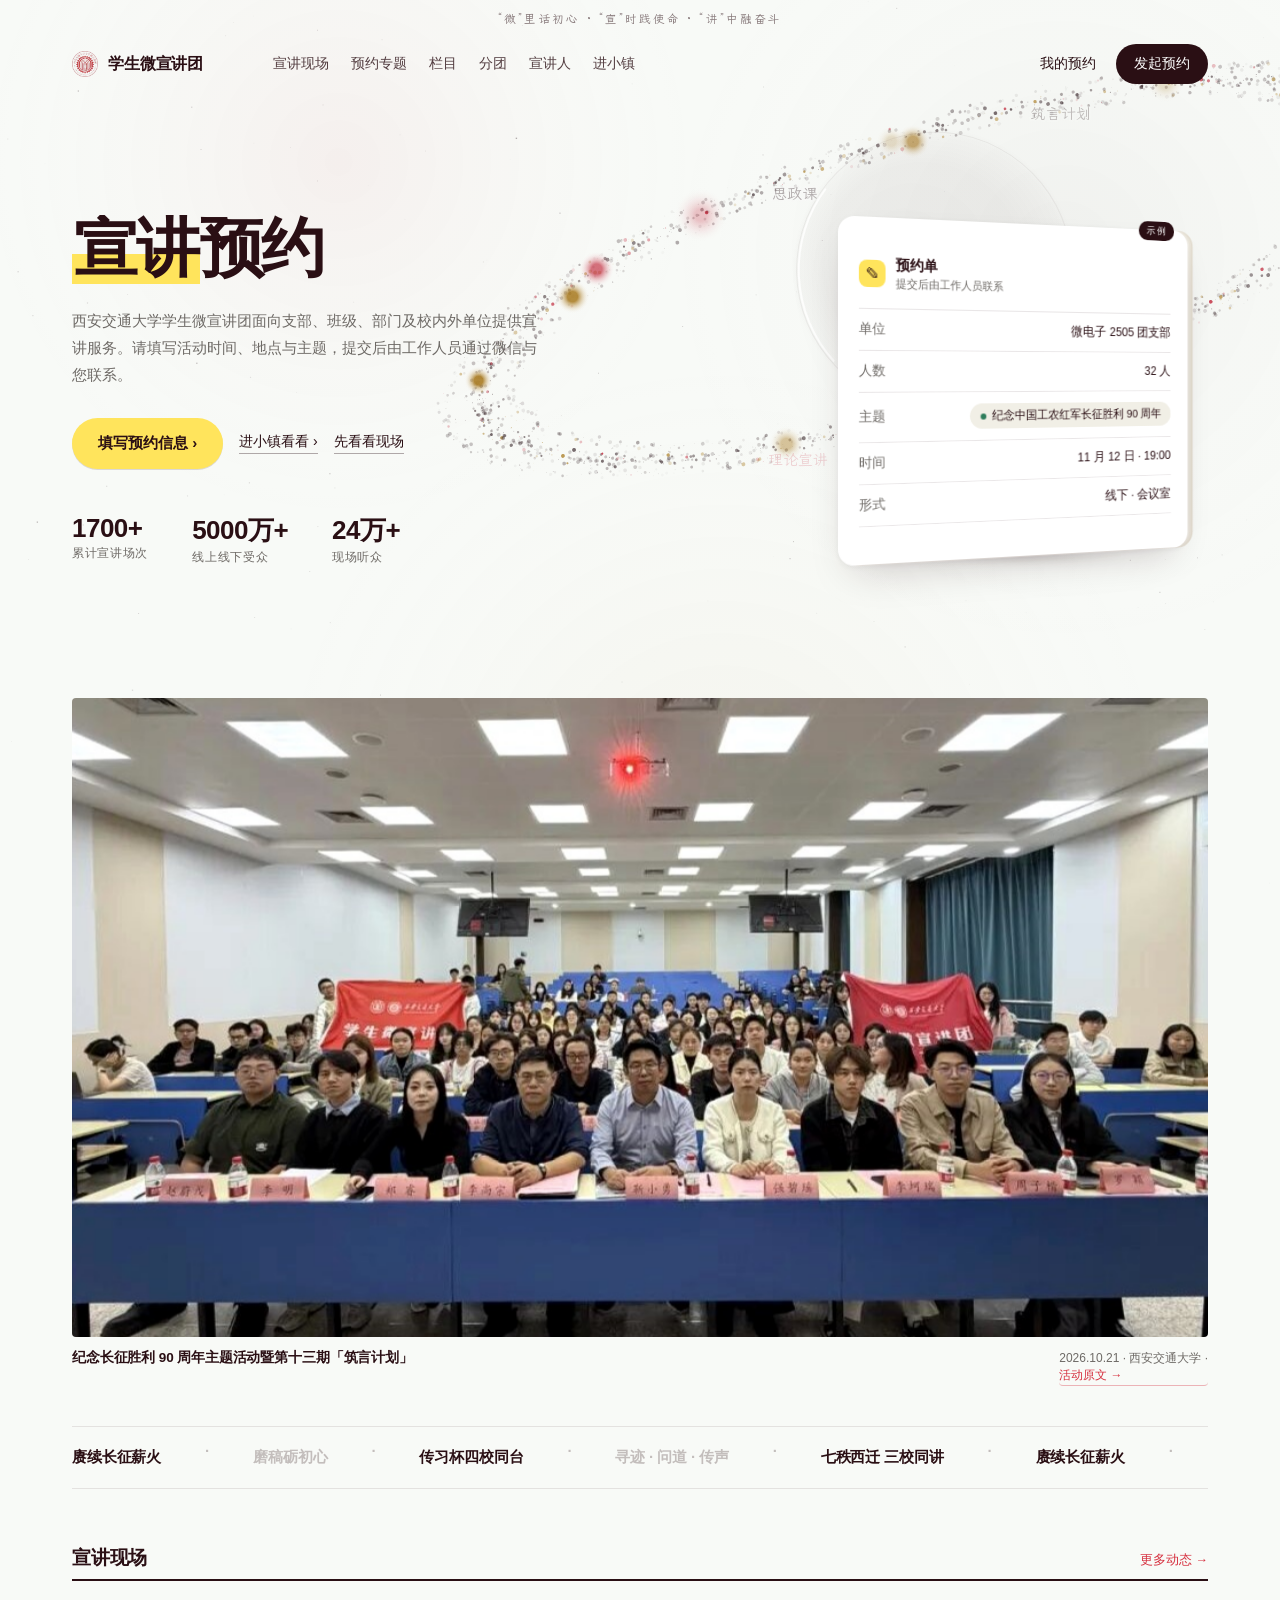
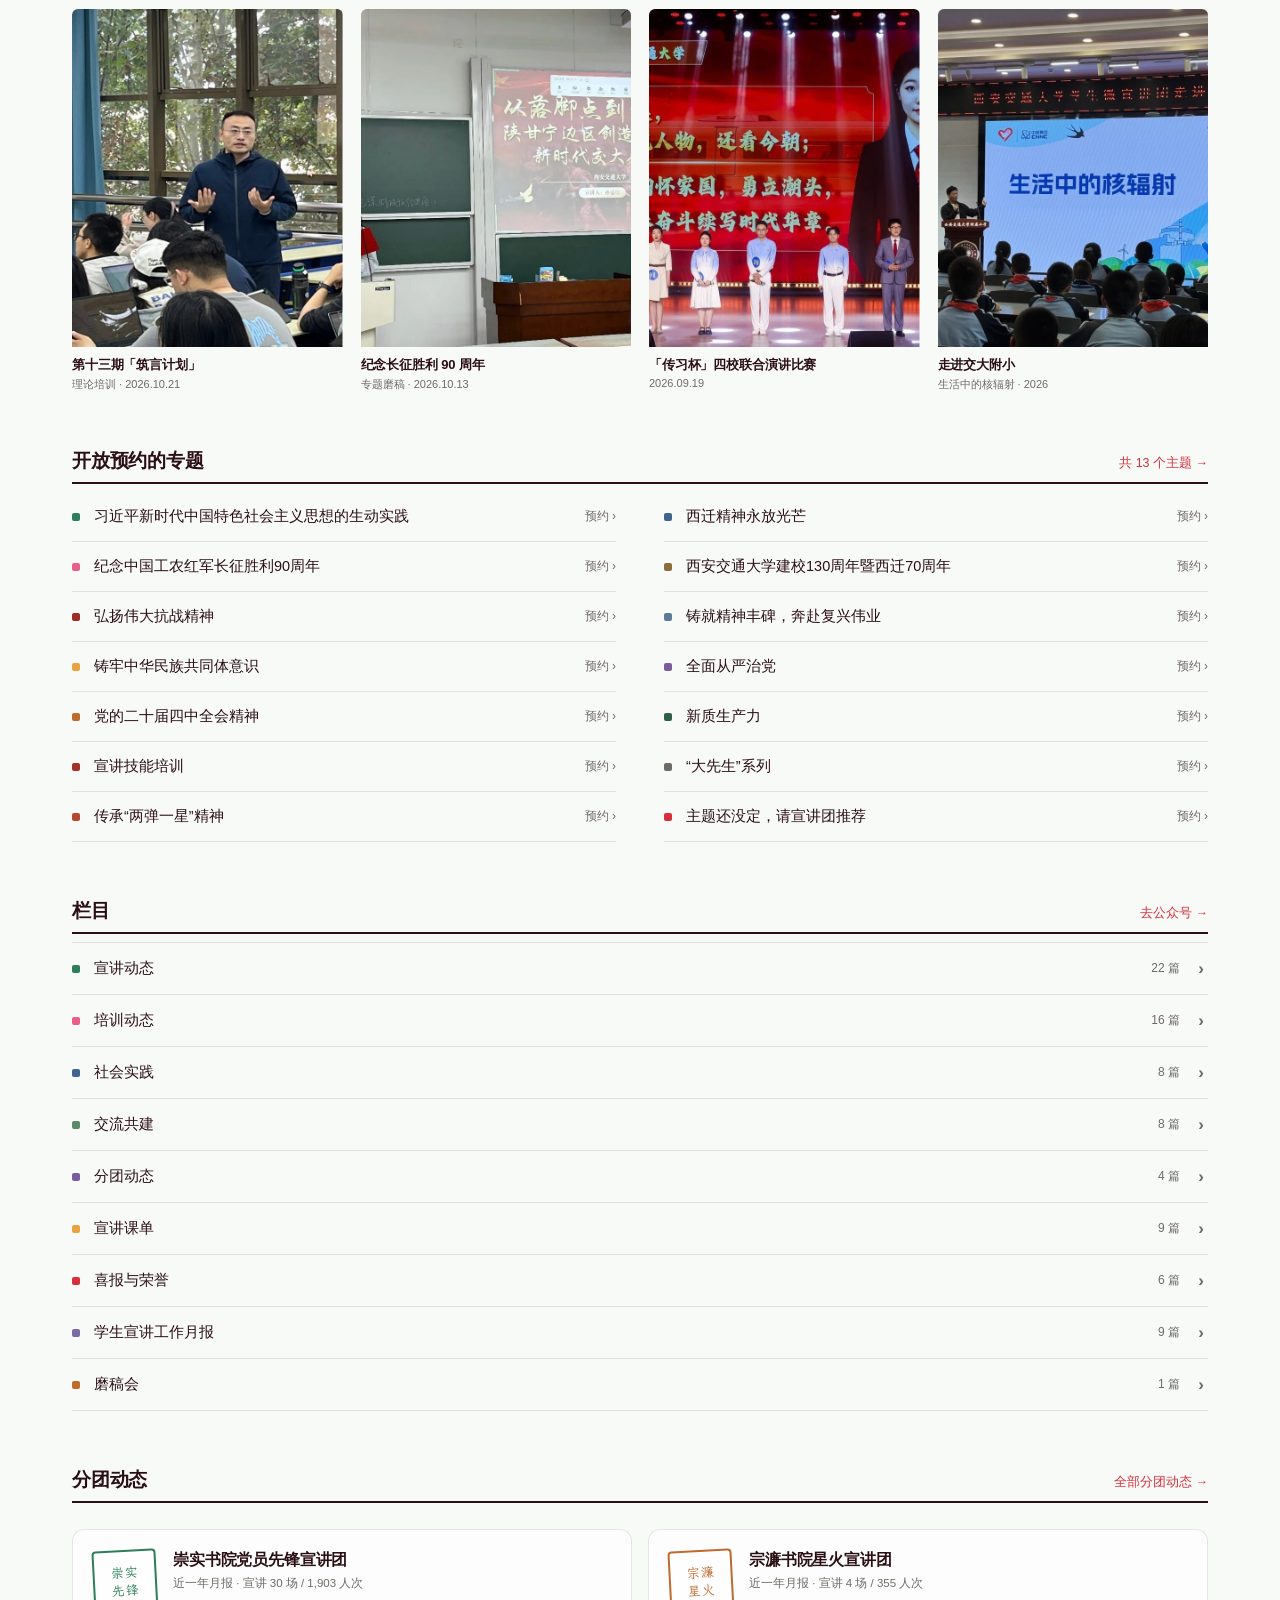
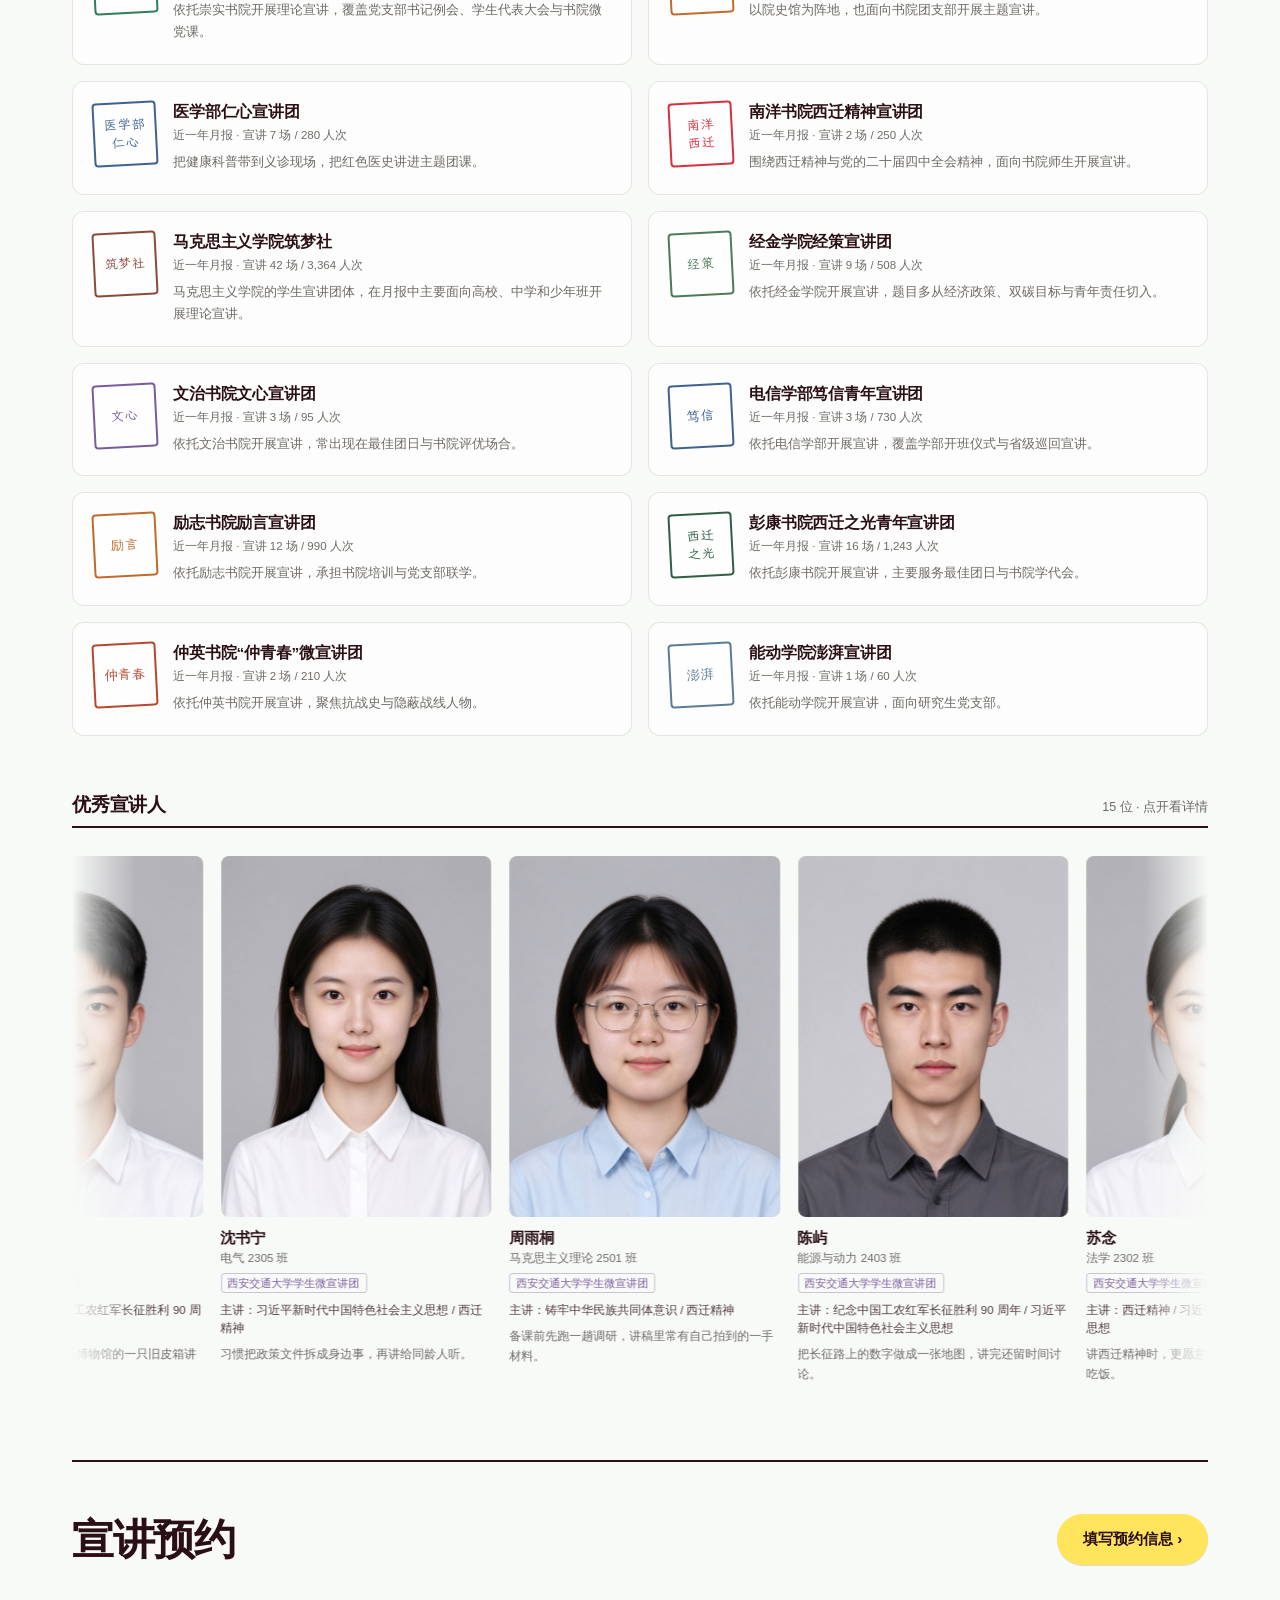
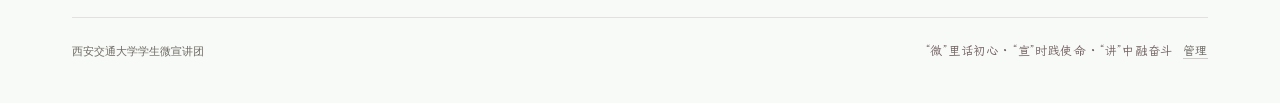
<file: index.html>
<!DOCTYPE html>
<html lang="zh-CN">
<head>
<meta charset="utf-8">
<meta name="viewport" content="width=device-width,initial-scale=1,viewport-fit=cover">
<meta http-equiv="Cache-Control" content="no-cache, no-store, must-revalidate">
<meta http-equiv="Pragma" content="no-cache">
<title>学生微宣讲团 · 预约宣讲</title>
<meta name="description" content="西安交通大学学生微宣讲团宣讲预约。面向支部、班级、部门及校内外单位提供宣讲服务。">
<style>
@font-face{font-family:'LXGW';src:url('assets/fonts/lxgw-subset.woff2') format('woff2');font-display:swap}
:root{
  --bg:#F8FAF7; --ink:#2A0F14; --muted:#6E6A66; --line:rgba(42,15,20,.10);
  --mark:#FFE45C; --accent:#D6303F; --card:#FFFFFF;
  --sans:"HarmonyOS Sans SC","PingFang SC","Microsoft YaHei",sans-serif;
  --serif:'LXGW',"Source Han Serif SC",serif;
}
*{box-sizing:border-box;margin:0;padding:0}
html{-webkit-text-size-adjust:100%}
body{
  background:var(--bg);color:var(--ink);font-family:var(--sans);-webkit-font-smoothing:antialiased;overflow-x:hidden;
}
a{color:inherit}
.wrap{max-width:1200px;margin:0 auto;padding:0 32px}
button{font-family:inherit}

/* ── 顶栏 ── */
.topline{display:flex;justify-content:center;padding:12px 0 0;font-family:var(--serif);
  font-size:11.5px;letter-spacing:.18em;color:rgba(42,15,20,.55)}
.nav{display:flex;align-items:center;gap:30px;padding:18px 0 22px}
.brand{display:flex;align-items:center;gap:10px;font-size:16px;font-weight:700;letter-spacing:-.01em}
.brand img{width:26px;height:26px}
.links{display:flex;gap:22px;font-size:13.5px}
.links a{display:flex;align-items:center;gap:7px;text-decoration:none;opacity:.86;transition:opacity .2s}
.links a:hover{opacity:1}
.links i{width:9px;height:9px;border-radius:2px;display:block}
.c1 i{background:#2E7D5B}.c2 i{background:#3F628F}.c3 i{background:#E85F8A}.c4 i{background:#E8A33F}
.nav{position:relative}
.navmenu{display:none}
.navmenu-panel{display:none}
.nav .links{display:flex;align-items:center;gap:22px;font-size:13.5px;margin-left:40px}
.nav .links a{text-decoration:none;color:inherit;opacity:.8;transition:opacity .18s}
.nav .links a:hover{opacity:1;color:var(--accent)}
.nav .right{margin-left:auto;display:flex;align-items:center;gap:20px}
@media (max-width:1180px){ .nav .links{gap:14px;font-size:12.5px;margin-left:22px} }
@media (max-width:940px){
  .nav .links{display:none}
  .nav{gap:12px;padding:14px 0 16px}
  .brand{font-size:15px;min-width:0}
  .brand img{width:24px;height:24px}
  .navmenu{display:grid;place-items:center;width:38px;height:38px;border-radius:10px;
    border:1px solid rgba(42,15,20,.18);background:rgba(255,255,255,.6);font-size:19px;
    line-height:1;cursor:pointer;color:var(--ink);margin-left:auto}
  .nav .right{gap:12px;margin-left:8px}
  .nav .mine{display:none}
  .nav .book{padding:10px 15px;font-size:13px}
  .navmenu-panel{display:none;position:absolute;left:0;right:0;top:100%;z-index:60;
    background:#fff;border:1px solid rgba(42,15,20,.12);border-radius:12px;
    box-shadow:0 18px 40px rgba(40,20,20,.16);overflow:hidden}
  .navmenu-panel.on{display:block}
  .navmenu-panel a{display:block;padding:15px 20px;text-decoration:none;color:var(--ink);
    font-size:15px;border-bottom:1px solid rgba(42,15,20,.07)}
  .navmenu-panel a:last-child{border-bottom:0}
  .navmenu-panel a:active{background:#F7F1E6}
}
.nav .right a{font-size:13.5px;text-decoration:none}
.nav .mine{border:0;background:none;font-size:13.5px;cursor:pointer;padding:0;color:var(--ink)}
.nav .book{background:var(--ink);color:#fff;padding:11px 18px;border-radius:999px;font-weight:500;border:0;font-size:13.5px;cursor:pointer}

/* ── 首屏 ── */
.hero{display:grid;grid-template-columns:1fr 372px;gap:60px;align-items:center;padding:34px 0 24px;min-height:62vh}
h1{font-size:64px;line-height:1.06;font-weight:700;letter-spacing:-.035em}
h1 mark{background:linear-gradient(180deg,transparent 58%,var(--mark) 58%);color:inherit;padding:0 2px}
.lede{margin-top:24px;font-size:15px;line-height:1.8;color:var(--muted);max-width:31em}
.acts{display:flex;align-items:center;gap:16px;margin-top:30px}
.btn-p{background:var(--mark);color:var(--ink);border:0;font-size:15px;font-weight:600;padding:16px 26px;border-radius:999px;cursor:pointer;box-shadow:0 1px 0 rgba(42,15,20,.14);transition:transform .2s,box-shadow .2s}
.btn-p:hover{transform:translateY(-1px);box-shadow:0 6px 16px -8px rgba(42,15,20,.5)}
.btn-s{font-size:14px;text-decoration:none;border-bottom:1px solid rgba(42,15,20,.35);padding-bottom:2px}
.stats{display:flex;gap:44px;margin-top:44px}
.stats b{display:block;font-size:26px;font-weight:700;letter-spacing:-.02em;font-variant-numeric:tabular-nums}
.stats span{display:block;font-size:11.5px;color:var(--muted);letter-spacing:.06em;margin-top:2px}

/* 示例预约单：360° 翻面 */
.ticket-stage{position:relative;perspective:1200px;perspective-origin:50% 45%;height:332px;cursor:grab;user-select:none;-webkit-user-select:none;touch-action:pan-y}
.ticket-stage::after{content:'';position:absolute;left:10%;right:10%;bottom:-12px;height:24px;border-radius:50%;
  background:radial-gradient(50% 50% at 50% 50%, rgba(42,15,20,.16), rgba(42,15,20,0) 72%);
  filter:blur(4px);z-index:-1;animation:shadow-breathe 6s ease-in-out infinite}
@keyframes shadow-breathe{0%,100%{transform:scaleX(1);opacity:.75}50%{transform:scaleX(.9);opacity:.55}}
.flip{position:relative;width:100%;height:100%;transform-style:preserve-3d;will-change:transform;
  animation:none}
@keyframes spin{
  from{transform:rotateY(0deg)}
  to{transform:rotateY(360deg)}
}
.ticket{background:var(--card);border-radius:16px;padding:20px;box-shadow:0 18px 40px -18px rgba(42,15,20,.28),0 2px 6px rgba(42,15,20,.06),2px 0 0 #F1EDE4,4px 0 0 #EAE5DA,6px 0 0 #E3DDD0;transform:rotate(-1.2deg);animation:float 6s ease-in-out infinite;position:relative}
.flip .ticket.face{position:absolute;inset:0;height:100%;display:flex;flex-direction:column;justify-content:center;
  transform:none;animation:none;overflow:visible;backface-visibility:hidden;-webkit-backface-visibility:hidden}
.flip .face.front{transform:rotateY(0deg) translateZ(1px)}
.flip .face.back{transform:rotateY(180deg) translateZ(1px);padding-bottom:0}
.flip .face.back .hd .dot{background:#E7F1EA;color:#2F6047}
.namecard{display:flex;gap:15px;align-items:center;margin-top:14px}
.namecard .nphoto{width:100px;height:132px;border-radius:4px;flex:none;background:#EDEAE1 url('assets/img/speakers/s01.jpg') center/cover no-repeat;box-shadow:0 0 0 1px rgba(42,15,20,.08)}
.namecard .ninfo{min-width:0}
.namecard .ninfo b{display:block;font-size:21px;font-weight:700;letter-spacing:-.01em}
.namecard .ninfo em{display:block;font-style:normal;font-size:11px;color:var(--muted);margin-top:5px;line-height:1.5}
.namecard .ninfo .mj{display:block;font-size:11px;color:var(--muted);margin-top:2px}
.namecard .ninfo .nt{font-size:11.5px;line-height:1.6;margin-top:9px;color:var(--ink);opacity:.8}
.namecard .ninfo .nw{font-size:11px;color:var(--accent);margin-top:7px;letter-spacing:.02em}
@keyframes float{0%,100%{transform:rotate(-1.2deg) translateY(0)}50%{transform:rotate(-1.2deg) translateY(-9px)}}
.ticket .badge{position:absolute;top:-9px;right:16px;background:var(--ink);color:#fff;font-size:10px;letter-spacing:.14em;padding:3px 9px;border-radius:999px}
.ticket .hd{display:flex;align-items:center;gap:10px}
.ticket .hd .dot{width:26px;height:26px;border-radius:8px;background:var(--mark);display:flex;align-items:center;justify-content:center;font-size:13px}
.ticket .hd b{font-size:14px;font-weight:600}
.ticket .hd em{font-style:normal;font-size:10.5px;color:var(--muted);display:block;margin-top:2px}
.tk{display:flex;align-items:center;justify-content:space-between;padding:11px 0;border-bottom:1px solid var(--line);font-size:12.5px}
.hd + .tk{margin-top:16px;border-top:1px solid var(--line)}
.tk .k{color:var(--muted);width:56px;flex:none}
.tk .v{flex:1;display:flex;justify-content:flex-end;text-align:right}
.chip{display:inline-flex;align-items:center;gap:6px;background:#F1EFE6;border-radius:999px;padding:5px 11px;font-size:11.5px}
.chip i{width:6px;height:6px;border-radius:50%;background:#2E7D5B}

/* ── 合照大图 ── */
.cover{margin:34px 0 0;position:relative}
.cover a{display:block;text-decoration:none;color:inherit;position:relative;cursor:pointer;overflow:hidden;border-radius:4px;transform:translateZ(0)}
.cover img{width:100%;aspect-ratio:16/9;object-fit:cover;display:block;border-radius:4px;background:#e9ece8;transition:opacity .25s}
.cover a:hover img{opacity:.94}
.cover .cap{display:flex;justify-content:space-between;align-items:baseline;gap:16px;margin-top:12px;font-size:12px;color:var(--muted)}
.cover .cap b{font-size:13.5px;font-weight:600;color:var(--ink);letter-spacing:-.01em}
.cover .cap-link{color:var(--accent);text-decoration:none;border-bottom:1px solid rgba(214,48,63,.35);padding-bottom:1px}
.cover .cap-link:hover{border-bottom-color:var(--accent)}

/* ── 跑马灯 ── */
.ticker{border-top:1px solid var(--line);border-bottom:1px solid var(--line);overflow:hidden;padding:15px 0;margin-top:40px;background:rgba(248,250,247,.6)}
.ticker .t{display:flex;gap:44px;width:max-content;white-space:nowrap;animation:run 30s linear infinite}
.ticker a,.ticker span{font-size:15px;font-weight:600;letter-spacing:-.01em;color:rgba(42,15,20,.26);text-decoration:none}
.ticker a{display:inline-block;padding:6px 0}
.ticker a.hl,.ticker span.hl{color:var(--ink)}
.ticker a:hover{color:var(--accent)}
@keyframes run{to{transform:translateX(-50%)}}
@media (prefers-reduced-motion:reduce){.ticker .t,.ticket,.ticket-stage::after,.flip{animation:none}}

/* ── 现场 ── */
.sec{padding:56px 0 0}
.sec-hd{display:flex;justify-content:space-between;align-items:baseline;border-bottom:2px solid var(--ink);padding-bottom:10px}
.sec-hd h2{font-size:19px;font-weight:700;letter-spacing:-.01em}
.sec-hd a{font-size:12.5px;color:var(--accent);text-decoration:none}
.band{display:grid;grid-template-columns:repeat(4,1fr);gap:18px;margin-top:26px}
.band figure{position:relative;overflow:hidden;border-radius:6px}
.band figure a{display:block;text-decoration:none;color:inherit;cursor:pointer}
.band img{width:100%;aspect-ratio:4/5;object-fit:cover;display:block;transition:transform .8s cubic-bezier(.2,.7,.2,1)}
.band figure:hover img{transform:scale(1.04)}
.band figcaption{font-size:11px;color:var(--muted);margin-top:9px;display:flex;flex-direction:column;gap:3px;align-items:flex-start}
.band figcaption b{font-size:13px;font-weight:600;letter-spacing:-.01em;color:var(--ink)}

/* ── 栏目 ── */
.rlist{display:grid;grid-template-columns:1fr 1fr;gap:0 48px;margin-top:6px}

/* 栏目手风琴 */
.cols{margin-top:6px;border-top:1px solid var(--line)}
.col{border-bottom:1px solid var(--line)}
.col summary{display:flex;align-items:center;gap:14px;padding:16px 0;cursor:pointer;list-style:none;font-size:14.5px}
.col summary::-webkit-details-marker{display:none}
.col summary i{width:8px;height:8px;border-radius:2px;flex:none}
.col summary em{margin-left:auto;font-style:normal;font-size:12px;color:var(--muted);font-variant-numeric:tabular-nums}
.col summary .ar{font-size:17px;color:var(--muted);transition:transform .25s;width:14px;text-align:center;line-height:1}
.col[open] summary .ar{transform:rotate(90deg)}
.col[open] summary{font-weight:700}
.col summary:hover{color:#000}
.arts{display:grid;grid-template-columns:1fr 1fr;gap:0 44px;padding:2px 0 16px}
.art{display:flex;gap:12px;padding:8px 0;text-decoration:none;color:var(--muted);font-size:13px;line-height:1.55;border-bottom:1px solid rgba(42,15,20,.05)}
.art .ad{flex:none;width:72px;font-size:12px;color:#A9A29C;font-variant-numeric:tabular-nums;padding-top:1px}
.art .at{flex:1}
.art:hover .at{color:var(--ink);text-decoration:underline;text-underline-offset:2px}
.row{display:flex;align-items:center;gap:14px;padding:15px 0;border-bottom:1px solid var(--line);text-decoration:none;font-size:14.5px}
.row i{width:8px;height:8px;border-radius:2px;display:block;flex:none}
.row .c{margin-left:auto;font-size:12px;color:var(--muted);font-variant-numeric:tabular-nums}
.row:hover{border-bottom-color:var(--ink)}

/* ── 分团建设 ── */
.hd-note{font-size:12.5px;color:var(--muted)}
.br-grid{display:grid;grid-template-columns:1fr 1fr;gap:16px;margin-top:24px}
.br{display:flex;gap:16px;align-items:flex-start;border:1px solid var(--line);border-radius:12px;background:rgba(255,255,255,.62);
  padding:20px;text-decoration:none;color:inherit;transition:border-color .25s,transform .25s,background .25s;
  font-family:inherit;text-align:left;width:100%;cursor:pointer}
.br:hover{border-color:rgba(42,15,20,.3);transform:translateY(-2px);background:#fff}
.br-seal{flex:none;width:64px;height:64px;border:2px solid var(--c,#9E1B22);border-radius:4px;color:var(--c,#9E1B22);
  display:flex;align-items:center;justify-content:center;text-align:center;font-family:'LXGW',serif;font-size:13px;line-height:1.35;
  letter-spacing:.06em;transform:rotate(-3deg);background:rgba(255,255,255,.5)}
.br-main{min-width:0}
.br-main b{display:block;font-size:15.5px;letter-spacing:-.01em}
.br-main em{display:block;font-style:normal;font-size:11.5px;color:var(--muted);margin-top:5px;font-variant-numeric:tabular-nums}
.br-main p{font-size:12.5px;color:var(--muted);line-height:1.75;margin-top:9px}

/* ── 优秀宣讲人 ── */
.spk-box{overflow:hidden;margin-top:24px;padding:2px 0 6px;cursor:grab;user-select:none;-webkit-user-select:none;touch-action:pan-y;
  -webkit-mask-image:linear-gradient(90deg,transparent 0,#000 64px,#000 calc(100% - 64px),transparent 100%);
          mask-image:linear-gradient(90deg,transparent 0,#000 64px,#000 calc(100% - 64px),transparent 100%)}
.spk-box:active{cursor:grabbing}
.spk-track{display:flex;gap:18px;will-change:transform}
.spk{flex:0 0 calc((100% - 54px)/4);min-width:0;cursor:pointer;text-align:left;border:0;background:none;padding:0;font-family:inherit;color:inherit;display:flex;flex-direction:column;align-items:flex-start}
.spk .ph{display:block;width:100%;overflow:hidden;border-radius:8px;background:#EDEAE1;aspect-ratio:3/4}
.spk .ph img{width:100%;height:100%;object-fit:cover;display:block;transition:transform .6s cubic-bezier(.16,1,.3,1),filter .3s;filter:saturate(.94);pointer-events:none;-webkit-user-drag:none}
.spk:hover .ph img{transform:scale(1.035)}
.spk .nm{width:100%;font-size:15px;font-weight:700;margin-top:12px;letter-spacing:-.01em}
.spk .mj{width:100%;font-size:11.5px;color:var(--muted);margin-top:3px}
.spk .og{align-self:flex-start;display:inline-block;font-size:10.5px;color:#7A5C9E;border:1px solid rgba(122,92,158,.35);
  border-radius:3px;padding:2px 6px;margin-top:7px;line-height:1.4}
.spk .tp{width:100%;font-size:11.5px;color:var(--ink);margin-top:9px;line-height:1.55;opacity:.82}
.spk .bio{width:100%;font-size:11.5px;color:var(--muted);line-height:1.7;margin-top:7px;display:-webkit-box;-webkit-line-clamp:2;-webkit-box-orient:vertical;overflow:hidden}
.spk-more{display:flex;align-items:center;gap:6px;margin-top:12px}
.spk-more .bar{flex:1;height:2px;background:rgba(42,15,20,.1);overflow:hidden}
.spk-more .bar i{display:block;height:100%;width:25%;background:var(--accent);transition:width .4s,transform .4s}

/* 宣讲人详情 */
.spk-detail{display:grid;grid-template-columns:168px 1fr;gap:20px;align-items:start}
.spk-detail .pic{width:100%;aspect-ratio:3/4;object-fit:cover;border-radius:8px;background:#EDEAE1}
.spk-detail h4{font-size:19px;font-weight:700;letter-spacing:-.01em}
.spk-detail .sub{font-size:12px;color:var(--muted);margin-top:5px}
.spk-detail .orgline{display:inline-block;font-size:11px;color:#7A5C9E;border:1px solid rgba(122,92,158,.35);border-radius:3px;padding:2px 7px;margin-top:8px}
.spk-detail p{font-size:13px;line-height:1.85;color:var(--muted);margin-top:12px}
.spk-detail .tk-list{margin-top:14px;border-top:1px solid var(--line)}
.spk-detail .tk-list div{display:flex;gap:10px;padding:9px 0;border-bottom:1px solid var(--line);font-size:13px}
.spk-detail .tk-list span{color:var(--muted);flex:none}
.spk-detail .go{width:100%;margin-top:16px;background:var(--ink);color:#fff;border:0;border-radius:9px;padding:13px;font-size:14px;font-weight:600;cursor:pointer}
.spk-detail .fine2{font-size:11px;color:var(--muted);margin-top:9px;line-height:1.7}

/* 分团详情 */
.br-detail .br-detail-hd{display:flex;gap:14px;align-items:center}
.br-detail h4{font-size:19px;font-weight:700;letter-spacing:-.01em}
.br-detail .sub{font-size:12px;color:var(--muted);margin-top:4px}
.bd-stats{display:flex;gap:34px;margin:18px 0;padding:14px 0;border-top:1px solid var(--line);border-bottom:1px solid var(--line)}
.bd-stats b{font-size:24px;font-weight:700;letter-spacing:-.02em}
.bd-stats span{font-size:11.5px;color:var(--muted);margin-left:5px}
.br-detail p{font-size:13px;line-height:1.85;color:var(--muted);margin-top:12px}
.br-detail .tk-list{margin-top:14px;border-top:1px solid var(--line)}
.br-detail .tk-list div{display:flex;gap:12px;padding:10px 0;border-bottom:1px solid var(--line);font-size:13px;line-height:1.6}
.br-detail .tk-list span{color:var(--muted);flex:none;width:64px}
.br-detail .go{display:block;text-align:center;width:100%;margin-top:16px;background:var(--ink);color:#fff;border:0;border-radius:9px;padding:13px;font-size:14px;font-weight:600;cursor:pointer;text-decoration:none}

/* ── 结尾 ── */
.cta{margin:70px 0 0;padding:52px 0;border-top:2px solid var(--ink);display:flex;align-items:center;justify-content:space-between;gap:30px}
.cta h3{font-size:42px;line-height:1.15;font-weight:700;letter-spacing:-.03em}
.foot{display:flex;justify-content:space-between;padding:26px 0 44px;font-size:11px;color:var(--muted);border-top:1px solid var(--line)}
.foot .slogan-line{font-family:'LXGW',"Source Han Serif SC",serif;font-size:12px;color:rgba(42,15,20,.66);letter-spacing:.06em}
.foot .adm{color:var(--muted);text-decoration:none;border-bottom:1px solid rgba(42,15,20,.2)}
.foot .adm:hover{color:var(--ink)}

/* ── 弹窗 ── */
.mask{position:fixed;inset:0;background:rgba(24,18,16,.42);backdrop-filter:blur(3px);z-index:100;display:none;align-items:center;justify-content:center;padding:24px}
.mask.on{display:flex}
.panel{background:var(--card);border-radius:18px;width:100%;max-width:540px;max-height:calc(100vh - 48px);overflow:auto;box-shadow:0 30px 80px -30px rgba(0,0,0,.5);position:relative}
.panel-hd{display:flex;align-items:flex-start;gap:12px;padding:24px 24px 0}
.panel-hd h3{font-size:20px;font-weight:700;letter-spacing:-.02em}
.panel-hd p{font-size:12px;color:var(--muted);margin-top:5px;line-height:1.6}
.panel-hd .x{margin-left:auto;border:0;background:#F1EFE6;width:30px;height:30px;border-radius:50%;cursor:pointer;font-size:15px;line-height:1;color:var(--ink);flex:none}
.panel-bd{padding:20px 24px 24px}

.field{margin-bottom:15px}
.field label{display:block;font-size:12.5px;font-weight:600;margin-bottom:6px}
.field label .req{color:var(--accent)}
.field input,.field select,.field textarea{
  width:100%;border:1px solid rgba(42,15,20,.16);border-radius:9px;padding:11px 12px;font-size:14px;font-family:inherit;background:#FDFDFB;color:var(--ink);
}
.field input:focus,.field select:focus,.field textarea:focus{outline:2px solid rgba(255,228,92,.9);outline-offset:1px;border-color:rgba(42,15,20,.3)}
.field textarea{resize:vertical;min-height:64px}
.field .hint{font-size:11px;color:var(--muted);margin-top:5px}
.field .err{font-size:11.5px;color:var(--accent);margin-top:5px;display:none}
.field.bad input,.field.bad select{border-color:var(--accent);background:#FEF6F6}
.field.bad .err{display:block}
.two{display:grid;grid-template-columns:1fr 1fr;gap:12px}
.radios{display:flex;gap:10px}
.radios label{flex:1;border:1px solid rgba(42,15,20,.16);border-radius:9px;padding:10px;font-size:13.5px;text-align:center;cursor:pointer;font-weight:400;margin:0}
.radios input{display:none}
.radios input:checked+span{font-weight:700}
.radios label:has(input:checked){border-color:var(--ink);background:#FFFDF2}
.timerange{display:flex;align-items:center;gap:7px}
.timerange span{color:var(--muted);font-size:12px;flex:none}
.checks{display:grid;grid-template-columns:1fr 1fr;gap:8px 10px}
.checks label{display:flex;gap:8px;align-items:flex-start;font-weight:400;font-size:12.5px;line-height:1.55;
  border:1px solid rgba(42,15,20,.14);border-radius:8px;padding:9px 10px;margin:0;cursor:pointer}
.checks input{margin:2px 0 0;flex:none;width:14px;height:14px}
.checks label:has(input:checked){border-color:var(--ink);background:#FFFDF2}
@media (max-width:620px){
  .checks{grid-template-columns:1fr}
  .field[data-for="date"] > .two{grid-template-columns:1fr}
}
.submit{width:100%;background:var(--ink);color:#fff;border:0;border-radius:10px;padding:14px;font-size:15px;font-weight:600;cursor:pointer;margin-top:6px}
.submit:hover{opacity:.92}
.fine{font-size:11px;color:var(--muted);margin-top:10px;line-height:1.7}

/* 成功页 */
.done{text-align:center;padding:8px 0 4px}
.done .ok{width:52px;height:52px;border-radius:50%;background:#2E7D5B;color:#fff;display:flex;align-items:center;justify-content:center;font-size:24px;margin:0 auto 14px}
.done h3{font-size:19px;font-weight:700}
.done .no{margin:16px 0 4px;font-family:ui-monospace,Menlo,Consolas,monospace;font-size:20px;letter-spacing:.06em;background:#FBF7E6;border:1px dashed rgba(42,15,20,.25);border-radius:10px;padding:12px}
.done .tip{font-size:12px;color:var(--muted);line-height:1.8;margin-top:12px;text-align:left}
.done .btns{display:flex;gap:10px;margin-top:18px}
.done .btns button{flex:1;border-radius:10px;padding:12px;font-size:14px;cursor:pointer;border:1px solid rgba(42,15,20,.16);background:#fff;color:var(--ink)}
.done .btns .dark{background:var(--ink);color:#fff;border-color:var(--ink)}

/* 我的预约 */
.mlist{display:flex;flex-direction:column;gap:10px}
.mitem{border:1px solid var(--line);border-radius:12px;padding:14px}
.mitem .top{display:flex;align-items:center;gap:10px}
.mitem .no{font-family:ui-monospace,Menlo,Consolas,monospace;font-size:11.5px;color:var(--muted)}
.mitem .st{margin-left:auto;font-size:11px;background:#FBF1DC;color:#9A6B12;padding:3px 9px;border-radius:999px}
.mitem .t{font-size:14.5px;font-weight:600;margin-top:7px}
.mitem .m{font-size:12px;color:var(--muted);margin-top:5px;line-height:1.7}
.mitem .del{margin-top:10px;border:0;background:none;color:var(--accent);font-size:12px;cursor:pointer;padding:0}
.empty{text-align:center;color:var(--muted);font-size:13px;padding:34px 0 26px;line-height:1.9}

/* ── 响应式 ── */
@media (max-width:900px){
  .wrap{padding:0 20px}
  .topline{font-size:10px;padding-top:10px;letter-spacing:.1em}
  .nav{padding:12px 0 16px;gap:12px}
  .links{display:none}
  .nav .right{gap:14px}
  .nav .right .see{display:none}
  .hero{grid-template-columns:1fr;gap:34px;padding:26px 0 10px;min-height:0}
  h1{font-size:36px;letter-spacing:-.02em}
  .lede{font-size:13.5px;margin-top:16px}
  .acts{margin-top:22px}
  .btn-p{flex:1;padding:14px 22px;font-size:14px}
  .btn-s{flex:none}
  .stats{gap:26px;margin-top:30px}
  .stats b{font-size:20px}
  .ticket{transform:none;animation:none}
  .ticket-stage{height:auto;perspective:1100px;perspective-origin:50% 45%}
  .flip{animation:none;height:auto}
  .flip .ticket.face{position:absolute;height:100%;overflow:hidden;
    backface-visibility:hidden;-webkit-backface-visibility:hidden}
  .flip .face.front{position:relative;height:auto;inset:auto}
  .flip .face.back{display:flex}
  .ticket .badge{position:static;display:inline-block;margin-bottom:10px}
  .cover img{aspect-ratio:4/3;border-radius:3px}
  .cover .cap{flex-direction:column;gap:4px}
  .js .cover img{transform:none!important}
  .foot{flex-direction:column;align-items:flex-start;gap:9px;padding:22px 0 38px;font-size:11px;line-height:1.7}
  .foot .slogan-line{font-size:11px;line-height:1.9;letter-spacing:.03em}
  .band{grid-template-columns:1fr 1fr;gap:12px 10px}
  .band img{aspect-ratio:1/1}
  .rlist{grid-template-columns:1fr;gap:0}
  .arts{grid-template-columns:1fr;gap:0;padding-bottom:12px}
  .art .ad{width:66px;font-size:11px}
  .col summary{padding:15px 0;font-size:14px}
  .cta{flex-direction:column;align-items:flex-start;padding:36px 0;margin-top:40px}
  .cta h3{font-size:27px}
  .sec{padding-top:40px}
  .br-grid{grid-template-columns:1fr;gap:10px}
  .br{padding:15px;gap:13px}
  .br-seal{width:52px;height:52px;font-size:11px}
  .br-main b{font-size:14px}
  .spk-box{overflow-x:auto;overflow-y:hidden;scroll-snap-type:x mandatory;-webkit-overflow-scrolling:touch;
    touch-action:pan-x pan-y;scrollbar-width:none;-webkit-mask-image:none;mask-image:none}
  .spk-box::-webkit-scrollbar{display:none}
  .spk-track{transform:none!important;will-change:auto;gap:12px}
  .spk{flex:0 0 100%;scroll-snap-align:start}
  .spk[data-dupe]{display:none}
  .spk .ph{aspect-ratio:4/5}
  .spk-detail{grid-template-columns:104px 1fr;gap:14px}
  .spk-detail h4{font-size:17px}
  .mask{padding:0;align-items:flex-end}
  .panel{max-width:none;max-height:94vh;border-radius:18px 18px 0 0}
  .panel-hd{padding:20px 20px 0}
  .panel-bd{padding:18px 20px 28px}
}
</style>
<script>document.documentElement.className+=' js js-arm';setTimeout(function(){document.documentElement.classList.remove('js-arm')},2400);</script>
<link rel="preload" as="image" href="assets/img/speakers/s01.jpg">
<link rel="stylesheet" href="assets/motion.css?v=20261105k">
</head>
<body>

<div class="wrap">

  <div class="topline"><span>“微”里话初心 · “宣”时践使命 · “讲”中融奋斗</span></div>

  <nav class="nav">
    <div class="brand"><img src="assets/img/logo-mark.png" alt="">学生微宣讲团</div>
    <button class="navmenu" id="navMenuBtn" aria-label="打开导航">☰</button>
    <div class="links">
      <a href="#scenes">宣讲现场</a>
      <a href="#topics">预约专题</a>
      <a href="#columns">栏目</a>
      <a href="#branches">分团</a>
      <a href="#speakers">宣讲人</a>
      <a href="world/index.html">进小镇</a>
    </div>
    <div class="navmenu-panel" id="navMenuPanel">
      <a href="#scenes">宣讲现场</a>
      <a href="#topics">预约专题</a>
      <a href="#columns">栏目</a>
      <a href="#branches">分团</a>
      <a href="#speakers">宣讲人</a>
      <a href="world/index.html">进小镇</a>
      <a href="#" id="navMineLink">我的预约</a>
    </div>
    <div class="right">
      <button class="mine" id="btnMine">我的预约</button>
      <button class="book" id="btnBookTop">发起预约</button>
    </div>
  </nav>

  <section class="hero">
    <div>
      <h1><span class="ln"><span><mark>宣讲</mark>预约</span></span></h1>
      <p class="lede">西安交通大学学生微宣讲团面向支部、班级、部门及校内外单位提供宣讲服务。请填写活动时间、地点与主题，提交后由工作人员通过微信与您联系。</p>
      <div class="acts">
        <button class="btn-p" id="btnBookHero">填写预约信息 ›</button>
        <a class="btn-s" href="world/index.html">进小镇看看 ›</a>
        <a class="btn-s" href="#scenes">先看看现场</a>
      </div>
      <div class="stats">
        <div><b>1700+</b><span>累计宣讲场次</span></div>
        <div><b>5000万+</b><span>线上线下受众</span></div>
        <div><b>24万+</b><span>现场听众</span></div>
      </div>
    </div>

    <div class="ticket-stage" aria-hidden="true">
      <div class="flip">
        <div class="ticket face front">
          <span class="badge">示例</span>
          <div class="hd"><div class="dot">✎</div><div><b>预约单</b><em>提交后由工作人员联系</em></div></div>
          <div class="tk"><span class="k">单位</span><span class="v">微电子 2505 团支部</span></div>
          <div class="tk"><span class="k">人数</span><span class="v">32 人</span></div>
          <div class="tk"><span class="k">主题</span><span class="v"><span class="chip"><i></i>纪念中国工农红军长征胜利 90 周年</span></span></div>
          <div class="tk"><span class="k">时间</span><span class="v">11 月 12 日 · 19:00</span></div>
          <div class="tk"><span class="k">形式</span><span class="v">线下 · 会议室</span></div>
        </div>

        <div class="ticket face back">
          <span class="badge">名片</span>
          <div class="hd"><div class="dot">✎</div><div><b>宣讲人</b><em>预约后由团里统一指派</em></div></div>
          <div class="namecard">
            <div class="nphoto" role="img" aria-label="林知远证件照"></div>
            <div class="ninfo">
              <b>林知远</b>
              <em>西安交通大学学生微宣讲团</em>
              <span class="mj">微电子 2402 班</span>
              <div class="nt">主讲：西迁精神 · 纪念中国工农红军长征胜利 90 周年</div>
              <div class="nw">微信 linzhiyuan_2024</div>
            </div>
          </div>
        </div>
      </div>
    </div>
  </section>

  <figure class="cover" id="cover">
    <a href="https://mp.weixin.qq.com/s/18HNmhEr6WqT4qnxrZgYKw" target="_blank" rel="noopener">
      <img src="assets/img/hero-team.jpg" alt="纪念长征胜利90周年主题活动暨第十三期筑言计划现场合影">
    </a>
    <figcaption class="cap">
      <b>纪念长征胜利 90 周年主题活动暨第十三期「筑言计划」</b>
      <span>2026.10.21 · 西安交通大学 · <a class="cap-link" href="https://mp.weixin.qq.com/s/18HNmhEr6WqT4qnxrZgYKw" target="_blank" rel="noopener">活动原文 →</a></span>
    </figcaption>
  </figure>

  <div class="ticker"><div class="t">
    <a class="hl" href="https://mp.weixin.qq.com/s/18HNmhEr6WqT4qnxrZgYKw" target="_blank" rel="noopener">赓续长征薪火</a><span>·</span><a href="https://mp.weixin.qq.com/s/984aRran-f5mQDClnLPmSw" target="_blank" rel="noopener">磨稿砺初心</a><span>·</span><a class="hl" href="https://mp.weixin.qq.com/s/txKdNRFmcWIDp7nryoi8cA" target="_blank" rel="noopener">传习杯四校同台</a><span>·</span><a href="https://weixin.sogou.com/weixin?type=2&query=%E5%AF%BB%E8%BF%B9%C2%B7%E9%97%AE%E9%81%93%C2%B7%E4%BC%A0%E5%A3%B0%EF%BD%9C2026%E5%B9%B4%E6%9A%91%E6%9C%9F%E7%A4%BE%E4%BC%9A%E5%AE%9E%E8%B7%B5%E7%BA%AA%E5%AE%9E" target="_blank" rel="noopener">寻迹 · 问道 · 传声</a><span>·</span><a class="hl" href="https://mp.weixin.qq.com/s/VCMx_W-KeptHHGKtvDqIFw" target="_blank" rel="noopener">七秩西迁 三校同讲</a><span>·</span>
    <a class="hl" tabindex="-1" aria-hidden="true" href="https://mp.weixin.qq.com/s/18HNmhEr6WqT4qnxrZgYKw" target="_blank" rel="noopener">赓续长征薪火</a><span>·</span><a tabindex="-1" aria-hidden="true" href="https://mp.weixin.qq.com/s/984aRran-f5mQDClnLPmSw" target="_blank" rel="noopener">磨稿砺初心</a><span>·</span><a class="hl" tabindex="-1" aria-hidden="true" href="https://mp.weixin.qq.com/s/txKdNRFmcWIDp7nryoi8cA" target="_blank" rel="noopener">传习杯四校同台</a><span>·</span><a tabindex="-1" aria-hidden="true" href="https://weixin.sogou.com/weixin?type=2&query=%E5%AF%BB%E8%BF%B9%C2%B7%E9%97%AE%E9%81%93%C2%B7%E4%BC%A0%E5%A3%B0%EF%BD%9C2026%E5%B9%B4%E6%9A%91%E6%9C%9F%E7%A4%BE%E4%BC%9A%E5%AE%9E%E8%B7%B5%E7%BA%AA%E5%AE%9E" target="_blank" rel="noopener">寻迹 · 问道 · 传声</a><span>·</span><a class="hl" tabindex="-1" aria-hidden="true" href="https://mp.weixin.qq.com/s/VCMx_W-KeptHHGKtvDqIFw" target="_blank" rel="noopener">七秩西迁 三校同讲</a><span>·</span>
  </div></div>


  <section class="sec" id="scenes">
    <div class="sec-hd"><h2>宣讲现场</h2><a href="#columns">更多动态 →</a></div>
    <div class="band">
      <figure><a href="https://mp.weixin.qq.com/s/18HNmhEr6WqT4qnxrZgYKw" target="_blank" rel="noopener"><img src="assets/img/zhuyan.jpg" alt="第十三期筑言计划理论培训"><figcaption><b>第十三期「筑言计划」</b><span>理论培训 · 2026.10.21</span></figcaption></a></figure>
      <figure><a href="https://mp.weixin.qq.com/s/984aRran-f5mQDClnLPmSw" target="_blank" rel="noopener"><img src="assets/img/mogao.jpg" alt="纪念长征胜利90周年专题磨稿"><figcaption><b>纪念长征胜利 90 周年</b><span>专题磨稿 · 2026.10.13</span></figcaption></a></figure>
      <figure><a href="https://mp.weixin.qq.com/s/txKdNRFmcWIDp7nryoi8cA" target="_blank" rel="noopener"><img src="assets/img/chuanxibei.jpg" alt="传习杯四所交通大学联合演讲比赛"><figcaption><b>「传习杯」四校联合演讲比赛</b><span>2026.09.19</span></figcaption></a></figure>
      <figure><a href="https://weixin.sogou.com/weixin?type=2&amp;query=%E5%AD%A6%E7%94%9F%E5%BE%AE%E5%AE%A3%E8%AE%B2%E5%9B%A2%20%E7%94%9F%E6%B4%BB%E4%B8%AD%E7%9A%84%E6%A0%B8%E8%BE%90%E5%B0%84" target="_blank" rel="noopener"><img src="assets/img/fuxiao.jpg" alt="走进交大附小宣讲生活中的核辐射"><figcaption><b>走进交大附小</b><span>生活中的核辐射 · 2026</span></figcaption></a></figure>
    </div>
  </section>

  <section class="sec" id="topics">
    <div class="sec-hd"><h2>开放预约的专题</h2><a href="#" onclick="return false">共 13 个主题 →</a></div>
    <div class="rlist" id="topicRows"></div>
  </section>

  <section class="sec" id="columns">
    <div class="sec-hd"><h2>栏目</h2><a href="https://weixin.sogou.com/weixin?type=1&amp;query=%E5%AD%A6%E7%94%9F%E5%BE%AE%E5%AE%A3%E8%AE%B2%E5%9B%A2" target="_blank" rel="noopener">去公众号 →</a></div>
    <div class="cols" id="cols"></div>
  </section>

  <section class="sec" id="branches">
    <div class="sec-hd"><h2>分团动态</h2><a href="#columns">全部分团动态 →</a></div>
    <div class="br-grid" id="brGrid"></div>
  </section>

  <section class="sec" id="speakers">
    <div class="sec-hd"><h2>优秀宣讲人</h2><span class="hd-note">15 位 · 点开看详情</span></div>
    <div class="spk-box">
      <div class="spk-track" id="spkTrack"></div>
    </div>
  </section>

  <section class="cta">
    <h3><span class="ln"><span>宣讲预约</span></span></h3>
    <button class="btn-p" id="btnBookCta">填写预约信息 ›</button>
  </section>

  <footer class="foot"><span>西安交通大学学生微宣讲团</span><span class="slogan-line">“微”里话初心 · “宣”时践使命 · “讲”中融奋斗&nbsp;&nbsp;<a class="adm" href="admin.html">管理</a></span></footer>
</div>

<!-- 弹窗 -->
<div class="mask" id="mask">
  <div class="panel" id="panel" role="dialog" aria-modal="true" aria-labelledby="panelTitle">
    <div class="panel-hd">
      <div>
        <h3 id="panelTitle">预约宣讲</h3>
        <p id="panelSub">填写以下信息提交，工作人员会通过微信与您联系。</p>
      </div>
      <button class="x" id="btnClose" aria-label="关闭">✕</button>
    </div>
    <div class="panel-bd" id="panelBody"></div>
  </div>
</div>

<script src="assets/config.js?v=20261105k"></script>
<script src="assets/api.js?v=20261105k"></script>
<script src="assets/site.js?v=20261105k"></script>
<script>
/* ============ 数据 ============ */
const KEY = 'xyyj_bookings_v1';
const TOPICS = (window.SITE && window.SITE.topics) || ['习近平新时代中国特色社会主义思想','西迁精神','纪念中国工农红军长征胜利 90 周年','铸牢中华民族共同体意识','主题还没定，请宣讲团推荐'];
/* 预约表主题：与团里现行《宣讲预约》登记表一致 */
const FORM_TOPICS = [
  '主题一：习近平新时代中国特色社会主义思想的生动实践',
  '主题二：西迁精神永放光芒',
  '主题三：纪念中国工农红军长征胜利90周年',
  '主题四：西安交通大学建校130周年暨西迁70周年',
  '主题五：弘扬伟大抗战精神',
  '主题六：铸就精神丰碑，奔赴复兴伟业',
  '主题七：铸牢中华民族共同体意识',
  '主题八：全面从严治党',
  '主题九：党的二十届四中全会精神',
  '主题十：新质生产力',
  '主题十一：宣讲技能培训',
  '主题十二：“大先生”系列',
  '主题十三：传承“两弹一星”精神'
];
const STCOLOR = {
  '待受理':['#9A6B12','#FBF1DC'], '已受理':['#3F628F','#EAF1FB'], '待讲师确认':['#8A5B12','#FDF3E2'],
  '已确认':['#2F6047','#E7F1EA'], '已完成':['#5E5A51','#EEEAE0'], '已退回':['#A3312A','#F8E6E4']
};

/* 本地存储不可用时（个别浏览器直接双击打开会限制）退回内存，页面内仍然可用 */
let MEM = [];
let LS = null;
try { localStorage.setItem('__probe', '1'); localStorage.removeItem('__probe'); LS = localStorage; } catch(e){ LS = null; }
const load = () => {
  if(LS){ try { const v = JSON.parse(LS.getItem(KEY)); if(Array.isArray(v)) return v; } catch(e){} }
  return MEM.slice();
};
const save = list => {
  MEM = list.slice();
  if(LS){ try { LS.setItem(KEY, JSON.stringify(list)); } catch(e){} }
};

function nextNo(list){
  const d = new Date();
  const ymd = '' + d.getFullYear() + String(d.getMonth()+1).padStart(2,'0') + String(d.getDate()).padStart(2,'0');
  const today = list.filter(x => x.no.indexOf('XY'+ymd) === 0).length;
  return 'XY' + ymd + '-' + String(today+1).padStart(3,'0');
}

/* ============ 弹窗控制 ============ */
const mask = document.getElementById('mask');
const body = document.getElementById('panelBody');
const title = document.getElementById('panelTitle');
const sub   = document.getElementById('panelSub');
let presetTopic = '';
let presetSpeaker = '';

function openMask(){ mask.classList.add('on'); document.body.style.overflow='hidden'; }
function closeMask(){ mask.classList.remove('on'); document.body.style.overflow=''; if(typeof resumeSpeakers === 'function') resumeSpeakers(); }
mask.addEventListener('click', e => { if(e.target === mask) closeMask(); });
document.getElementById('btnClose').addEventListener('click', closeMask);
document.addEventListener('keydown', e => { if(e.key === 'Escape' && mask.classList.contains('on')) closeMask(); });

function openBooking(topic, speaker){
  presetTopic = topic || '';
  presetSpeaker = speaker || '';
  title.textContent = '预约宣讲';
  sub.textContent = '填写以下信息提交，工作人员会通过微信与您联系。';
  body.innerHTML = formHTML();
  openMask();
}
function openMine(){
  title.textContent = '我的预约';
  sub.textContent = '您在本页提交过的预约都会列在这里。';
  body.innerHTML = mineHTML();
  openMask();
}

document.getElementById('btnBookTop').addEventListener('click', () => openBooking());
document.getElementById('btnBookHero').addEventListener('click', () => openBooking());
document.getElementById('btnBookCta').addEventListener('click', () => openBooking());
document.getElementById('btnMine').addEventListener('click', openMine);

/* ============ 预约表单 ============ */
function formHTML(){
  const list = FORM_TOPICS.slice();
  if(presetTopic && list.indexOf(presetTopic) < 0) list.unshift(presetTopic);
  const checks = list.map(t => `<label><input type="checkbox" name="topics" value="${escHtml(t)}"${t===presetTopic?' checked':''}><span>${escHtml(t)}</span></label>`).join('');
  const d = new Date(); d.setDate(d.getDate()+7);
  const def = d.toISOString().slice(0,10);
  return `
  <form id="f" novalidate>
    <p class="fine" style="margin:0 0 18px">请至少提前三天预约。带 <span style="color:var(--accent)">*</span> 的为必填项。</p>
    <div class="field" data-for="org">
      <label>所在集体 <span class="req">*</span></label>
      <input name="org" placeholder="例：西安交通大学 南洋书院 微电子 2505 团支部" autocomplete="organization">
      <div class="hint">请填写单位或集体的全称；其他格式也请写全称。</div>
      <div class="err">请填写所在集体全称</div>
    </div>
    <div class="two">
      <div class="field" data-for="name">
        <label>姓名 <span class="req">*</span></label>
        <input name="name" placeholder="您的姓名" autocomplete="name">
        <div class="err">请填写姓名</div>
      </div>
      <div class="field" data-for="tel">
        <label>手机号码 <span class="req">*</span></label>
        <input name="tel" inputmode="tel" placeholder="11 位手机号" autocomplete="tel">
        <div class="err">请填写 11 位手机号</div>
      </div>
    </div>
    <div class="field" data-for="phone">
      <label>微信号 <span class="req">*</span></label>
      <input name="phone" placeholder="微信号，或绑定微信的手机号" autocomplete="off">
      <div class="hint">用于工作人员添加微信好友，并在讲师匹配成功后建立微信群聊。</div>
      <div class="err">请填写微信号（4–30 位字母、数字、下划线或减号）</div>
    </div>
    ${presetSpeaker ? `<div class="field"><label>指定宣讲人</label><input name="speaker" value="${escHtml(presetSpeaker)}" readonly></div>` : `<input type="hidden" name="speaker" value="">`}
    <div class="two">
      <div class="field" data-for="audience">
        <label>宣讲对象 <span class="req">*</span></label>
        <input name="audience" placeholder="例：马克思主义学院 S4129 党支部成员">
        <div class="err">请填写宣讲对象</div>
      </div>
      <div class="field" data-for="people">
        <label>听众人数 <span class="req">*</span></label>
        <input name="people" inputmode="numeric" placeholder="例：20">
        <div class="err">请填写听众人数</div>
      </div>
    </div>
    <div class="field" data-for="date">
      <label>预约日期及时间段 <span class="req">*</span></label>
      <div class="two">
        <input name="date" type="date" value="${def}">
        <div class="timerange">
          <input name="time" type="time" value="14:00" aria-label="开始时间">
          <span>—</span>
          <input name="time2" type="time" value="15:00" aria-label="结束时间">
        </div>
      </div>
      <div class="hint">请至少提前三天预约；具体时间还定不下来，可先填大概时段，之后再沟通。</div>
      <div class="err">请选择日期与时间段（结束时间须晚于开始时间）</div>
    </div>
    <div class="field" data-for="teachers">
      <label>预计预约讲师人数 <span class="req">*</span></label>
      <div class="radios">
        <label><input type="radio" name="teachers" value="1 人" checked><span>1 人</span></label>
        <label><input type="radio" name="teachers" value="2 人"><span>2 人</span></label>
        <label><input type="radio" name="teachers" value="3 人"><span>3 人</span></label>
        <label><input type="radio" name="teachers" value="更多"><span>更多</span></label>
      </div>
    </div>
    <div class="field" data-for="dur">
      <label>宣讲时长要求 <span class="req">*</span></label>
      <input name="dur" placeholder="例：15 分钟左右">
      <div class="err">请填写时长要求</div>
    </div>
    <div class="field" data-for="place">
      <label>预计宣讲方式及地点 <span class="req">*</span></label>
      <div class="radios">
        <label><input type="radio" name="mode" value="线下" checked><span>线下宣讲</span></label>
        <label><input type="radio" name="mode" value="线上"><span>线上宣讲</span></label>
      </div>
      <input name="place" placeholder="例：兴庆校区主楼 B 座 204；还没定可填「暂无」" style="margin-top:10px">
      <div class="hint">线上请填会议平台，线下请填校区与楼宇房间；地点未确定可先填「暂无」。</div>
      <div class="err">请填写地点或会议链接</div>
    </div>
    <div class="field" data-for="topics">
      <label>意向预约的宣讲主题 <span class="req">*</span></label>
      <div class="checks">${checks}</div>
      <div class="hint">建议选择多个主题，便于协调宣讲人时间。</div>
      <div class="err">请至少选择一个主题</div>
    </div>
    <div class="field">
      <label>备注</label>
      <textarea name="note" placeholder="其他要求可写在这里（选填）"></textarea>
    </div>
    <button class="submit" type="submit">提交预约</button>
    <p class="fine">提交后由工作人员通过微信与您联系，确认时间与地点。</p>
  </form>`;
}

/* 线上 / 线下 切换时改地点提示 */
body.addEventListener('change', e => {
  if(e.target.name !== 'mode') return;
  const place = document.querySelector('#f [name="place"]');
  if(!place) return;
  const online = e.target.value === '线上';
  place.placeholder = online ? '例：腾讯会议 123-456-789' : '例：兴庆校区主楼 B 座 204';
  const hint = place.closest('.field').querySelector('.hint');
  if(hint) hint.textContent = online
    ? '请填会议平台与会议号；还没定可先填「暂无」。'
    : '请填校区与楼宇房间；地点未确定可先填「暂无」。';
});

body.addEventListener('submit', e => {
  if(e.target.id !== 'f') return;
  e.preventDefault();
  const f = e.target;
  const v = k => (f.elements[k].value || '').trim();
  let ok = true;
  const mark = (key, good) => {
    const box = f.querySelector(`.field[data-for="${key}"]`);
    if(!box) return;
    box.classList.toggle('bad', !good);
    if(!good) ok = false;
  };
  const topicsRaw = [...f.querySelectorAll('[name="topics"]:checked')].map(x => x.value);
  const topics = topicsRaw.map(t => t.replace(/^主题[一二三四五六七八九十]+：/, ''));
  const day = new Date(); day.setHours(0,0,0,0); day.setDate(day.getDate()+3);
  const earliest = day.toISOString().slice(0,10);
  mark('org', v('org').length >= 2);
  mark('name', v('name').length >= 1);
  mark('tel', /^1[3-9]\d{9}$/.test(v('tel')));
  mark('phone', /^[A-Za-z0-9_-]{4,30}$/.test(v('phone')));
  mark('audience', v('audience').length >= 2);
  mark('people', /^\d{1,4}$/.test(v('people')) && +v('people') > 0);
  mark('date', !!v('date') && v('date') >= earliest && !!v('time') && !!v('time2') && v('time2') > v('time'));
  mark('dur', v('dur').length >= 1);
  mark('place', v('place').length >= 2);
  mark('topics', topics.length >= 1);
  if(!ok){
    const bad = f.querySelector('.field.bad');
    if(bad) bad.scrollIntoView({block:'center', behavior:'smooth'});
    return;
  }

  const list = load();
  const rec = {
    no: nextNo(list),
    org: v('org'), name: v('name'), tel: v('tel'), phone: v('phone'),
    speaker: v('speaker'),
    audience: v('audience'), people: v('people'),
    date: v('date'), time: v('time'), time2: v('time2'),
    teachers: f.elements['teachers'].value,
    dur: v('dur'), mode: f.elements['mode'].value,
    topic: topics.join('、'), topics, topicsRaw,
    place: v('place'), note: v('note'),
    status: '待受理',
    created: new Date().toISOString()
  };
  list.unshift(rec);
  save(list);
  if(window.XYAPI && XYAPI.on){
    XYAPI.createBooking(rec).then(j => {
      if(!j.booking) return;
      const l = load(); const i = l.findIndex(x => x.no === rec.no);
      if(i >= 0){ l[i] = Object.assign(l[i], j.booking); save(l); }
    }).catch(err => {
      const l = load(); const i = l.findIndex(x => x.no === rec.no);
      if(i >= 0){ l[i].pending = true; save(l); }
      console.warn('后端暂时不可用，这条已存在本机：', err);
    });
  }
  presetTopic = '';
  presetSpeaker = '';
  title.textContent = '预约已提交';
  sub.textContent = '凭单号可查询进度。';
  body.innerHTML = doneHTML(rec);
});

function fmtDate(iso){
  const m = /^(\d{4})-(\d{2})-(\d{2})$/.exec(iso||'');
  return m ? `${m[1]} 年 ${+m[2]} 月 ${+m[3]} 日` : iso;
}
function doneHTML(r){
  return `
  <div class="done">
    <div class="ok">✓</div>
    <div class="no">${r.no}</div>
    <p class="tip">
      ${r.org}<br>
      ${fmtDate(r.date)} ${r.time}–${r.time2} · ${r.audience} · ${r.people} 人 · ${r.mode}<br>
      ${r.speaker ? `宣讲人：${r.speaker}<br>` : ''}
      主题：${r.topic}<br>
      工作人员会通过微信 ${r.phone} 与您联系。
    </p>
    <div class="btns">
      <button type="button" onclick="openMine()">查看我的预约</button>
      <button type="button" class="dark" onclick="openBooking()">再约一场</button>
    </div>
  </div>`;
}

/* ============ 我的预约 ============ */
function mineHTML(){
  const list = load();
  if(!list.length){
    return `<div class="empty">还没有预约记录。<br>点下面按钮发起第一次预约。</div>
      <button class="submit" onclick="openBooking()">发起预约</button>`;
  }
  const items = list.map(r => `
    <div class="mitem" data-no="${r.no}">
      <div class="top"><span class="no">${r.no}</span><span class="st" style="color:${(STCOLOR[r.status]||['#555','#eee'])[0]};background:${(STCOLOR[r.status]||['#555','#eee'])[1]}">${r.status}</span></div>
      <div class="t">${r.org}</div>
      <div class="m">${fmtDate(r.date)} ${r.time}${r.time2 ? '–'+r.time2 : ''} · ${r.audience ? r.audience+' · ' : ''}${r.people} 人 · ${r.mode} · ${r.place}<br>${r.speaker ? `宣讲人：${r.speaker}<br>` : ''}主题：${r.topic}</div>
      ${r.reject ? `<div class="m" style="color:#A3312A">退回原因：${r.reject}</div>` : ''}
      <button class="del" data-del="${r.no}">取消这条预约</button>
    </div>`).join('');
  return `<div class="mlist">${items}</div>
    <button class="submit" style="margin-top:16px" onclick="openBooking()">再约一场</button>`;
}

document.getElementById('panelBody').addEventListener('click', e => {
  const b = e.target.closest('[data-del]');
  if(!b) return;
  const no = b.dataset.del;
  if(!confirm('确定取消 ' + no + ' 这条预约吗？')) return;
  save(load().filter(x => x.no !== no));
  if(window.XYAPI && XYAPI.on) XYAPI.cancel(no).catch(err => console.warn('取消未同步到后端：', err));
  body.innerHTML = mineHTML();
});

/* 开放预约的专题：13 个主题全列 */
function renderTopicRows(){
  const box = document.getElementById('topicRows');
  if(!box) return;
  const colors = ['#2E7D5B','#3F628F','#E85F8A','#8A6D3B','#9E2B25','#5B7C99','#E8A33F','#7A5C9E','#C06A2E','#2F6047','#A3312A','#6E6A66','#B5482F'];
  const label = t => t.replace(/^主题[一二三四五六七八九十]+：/, '');
  const rows = FORM_TOPICS.map((t, i) =>
    `<a class="row" href="#" onclick="openBooking('${t.replace(/'/g, "\\'")}');return false"><i style="background:${colors[i % colors.length]}"></i>${escHtml(label(t))}<span class="c">预约 ›</span></a>`
  ).join('') + `<a class="row" href="#" onclick="openBooking();return false"><i style="background:#D6303F"></i>主题还没定，请宣讲团推荐<span class="c">预约 ›</span></a>`;
  box.innerHTML = rows;
}

/* 分团：来自 2025.09—2026.08 各期月报的宣讲统计 */
const fmtN = n => String(n == null ? '' : n).replace(/\B(?=(\d{3})+(?!\d))/g, ',');
function renderBranches(){
  const box = document.getElementById('brGrid');
  const list = (window.SITE && SITE.branches) || [];
  if(!box || !list.length) return;
  box.innerHTML = list.map((b, i) => `
    <a class="br" href="branch.html?b=${i}" aria-label="查看 ${escHtml(b.name)}">
      <span class="br-seal" style="--c:${b.color}">${escHtml(b.short).replace(' · ','<br>')}</span>
      <span class="br-main">
        <b>${escHtml(b.name)}</b>
        <em>近一年月报 · 宣讲 ${fmtN(b.sessions)} 场 / ${fmtN(b.people)} 人次</em>
        <p>${escHtml(b.bio)}</p>
      </span>
    </a>`).join('');
}

function openBranch(i){
  const b = ((window.SITE && SITE.branches) || [])[i];
  if(!b) return;
  pauseSpeakers();
  title.textContent = '分团介绍';
  sub.textContent = '数据来自 2025 年 10 月至 2026 年 9 月各期《学生宣讲工作月报》的宣讲统计。';
  body.innerHTML = `
    <div class="br-detail">
      <div class="br-detail-hd">
        <span class="br-seal" style="--c:${b.color}">${escHtml(b.short).replace(' · ','<br>')}</span>
        <div>
          <h4>${escHtml(b.name)}</h4>
          <div class="sub">${escHtml(b.org)}</div>
        </div>
      </div>
      <div class="bd-stats">
        <div><b>${b.sessions}</b><span>场宣讲</span></div>
        <div><b>${b.people}</b><span>人次</span></div>
      </div>
      <p>${escHtml(b.bio)}</p>
      <div class="tk-list">
        <div><span>主要场合</span>${escHtml(b.where)}</div>
        <div><span>宣讲人</span>${escHtml((b.members||[]).join('、'))}</div>
        ${(b.topics||[]).map(t => `<div><span>代表题目</span>${escHtml(t)}</div>`).join('')}
      </div>
      <a class="go" href="#columns" onclick="closeMask()">看分团动态 →</a>
    </div>`;
  openMask();
}
window.openBranch = openBranch;

/* 优秀宣讲人：连续滚动 + 鼠标/触屏拖拽 */
const SPK = (window.SITE && SITE.speakers) || [];
let spkPaused = false, spkDragging = false, spkOffset = 0, spkSetW = 0;
let spkLast = 0, spkDragX = 0, spkDragOffset = 0, spkDragMoved = 0, spkDragEnd = 0;
const SPK_SPEED = 58; // px / 秒

function spkCard(p, i, dupe){
  return `<button class="spk" type="button" data-spk="${i}"${dupe ? ' data-dupe="1"' : ''} aria-label="查看 ${escHtml(p.name)}">
    <span class="ph"><img src="${p.img}" alt="${escHtml(p.name)}" loading="lazy" onerror="this.style.visibility='hidden'"></span>
    <span class="nm">${escHtml(p.name)}</span>
    <span class="mj">${escHtml(p.major)}</span>
    <span class="og">${escHtml(p.org)}</span>
    <span class="tp">主讲：${p.topics.map(escHtml).join(' / ')}</span>
    <span class="bio">${escHtml(p.bio)}</span>
  </button>`;
}

function renderSpeakers(){
  const track = document.getElementById('spkTrack');
  if(!track || !SPK.length) return;
  // 放两遍，滚到一半时无缝接回开头
  track.innerHTML = SPK.concat(SPK).map((p, i) => spkCard(p, i % SPK.length, i >= SPK.length)).join('');
  track.querySelectorAll('[data-spk]').forEach(el => {
    el.addEventListener('click', () => {
      if(Date.now() - spkDragEnd < 180 && spkDragMoved > 6) return;
      openSpeaker(+el.dataset.spk);
    });
  });
  measureSpeakers();
  requestAnimationFrame(spkTick);
}

function measureSpeakers(){
  const track = document.getElementById('spkTrack');
  const card = track && track.children[0];
  if(!card) return;
  const gap = parseFloat(getComputedStyle(track).gap) || 18;
  spkSetW = (card.getBoundingClientRect().width + gap) * SPK.length;
}

function spkTick(ts){
  const track = document.getElementById('spkTrack');
  if(!track) return;
  // 手机上改成原生横滑 + 吸附（卡片宽度有限，连续滚动会把正文切在屏幕边缘）
  if(window.innerWidth < 900) return;
  if(!spkLast) spkLast = ts;
  const dt = Math.min(64, ts - spkLast) / 1000;
  spkLast = ts;

  const maskOpen = document.getElementById('mask').classList.contains('on');
  if(!spkPaused && !spkDragging && !document.hidden && !maskOpen) spkOffset += SPK_SPEED * dt;
  if(spkSetW > 0) {
    while(spkOffset >= spkSetW) spkOffset -= spkSetW;
    while(spkOffset < 0) spkOffset += spkSetW;
  }
  track.style.transform = `translate3d(${-spkOffset.toFixed(1)}px,0,0)`;
  requestAnimationFrame(spkTick);
}

function pauseSpeakers(){ spkPaused = true; }
function resumeSpeakers(){ spkPaused = false; }

function initSpkDrag(){
  const box = document.querySelector('.spk-box');
  if(!box) return;
  if(window.innerWidth < 900) return;   // 手机用原生滚动，不要再接管 pointer
  let spkCaptured = false, spkPointerId = null;
  box.addEventListener('pointerdown', e => {
    spkDragging = true; spkDragMoved = 0; spkCaptured = false;
    spkPointerId = e.pointerId;
    spkDragX = e.clientX; spkDragOffset = spkOffset;
    // 先不抓指针：一抓，后面的 click 会落到 box 上，卡片就点不开了
  });
  box.addEventListener('pointermove', e => {
    if(!spkDragging) return;
    const dx = e.clientX - spkDragX;
    spkDragMoved = Math.max(spkDragMoved, Math.abs(dx));
    if(!spkCaptured && Math.abs(dx) > 6){
      spkCaptured = true;
      if(box.setPointerCapture) { try { box.setPointerCapture(spkPointerId); } catch(err){} }
    }
    spkOffset = spkDragOffset - dx;
    if(spkSetW > 0) {
      while(spkOffset >= spkSetW) spkOffset -= spkSetW;
      while(spkOffset < 0) spkOffset += spkSetW;
    }
  });
  const end = () => {
    if(!spkDragging) return;
    spkDragging = false;
    spkDragEnd = Date.now();
    if(spkCaptured && box.releasePointerCapture && spkPointerId !== null){
      try { box.releasePointerCapture(spkPointerId); } catch(err){}
      spkCaptured = false;
    }
  };
  box.addEventListener('pointerup', end);
  box.addEventListener('pointercancel', end);
  box.addEventListener('mouseenter', pauseSpeakers);
  box.addEventListener('mouseleave', resumeSpeakers);
  box.addEventListener('touchstart', pauseSpeakers, {passive:true});
  box.addEventListener('touchend', () => setTimeout(resumeSpeakers, 2500), {passive:true});
  window.addEventListener('resize', measureSpeakers);
}

function openSpeaker(i){
  const p = SPK[i];
  if(!p) return;
  pauseSpeakers();
  title.textContent = '优秀宣讲人';
  sub.textContent = '来自总团与分团的宣讲人。';
  body.innerHTML = `
    <div class="spk-detail">
      <img class="pic" src="${p.img}" alt="${escHtml(p.name)}" onerror="this.style.visibility='hidden'">
      <div>
        <h4>${escHtml(p.name)}</h4>
        <div class="sub">${escHtml(p.major)}</div>
        <div class="orgline">${escHtml(p.org)}</div>
        <p>${escHtml(p.bio)}</p>
        <div class="tk-list">${p.topics.map(t => `<div><span>主讲</span>${escHtml(t)}</div>`).join('')}</div>
        <button class="go" type="button" onclick="bookSpeaker(${i})">约这位宣讲人</button>
      </div>
    </div>`;
  openMask();
}
window.bookSpeaker = i => { const p = SPK[i]; if(p) openBooking(p.topics[0], p.name + '（' + p.org + '）'); };

/* 栏目：从 assets/site.js 渲染，八个栏目 + 78 篇文章 */
function escHtml(t){ return String(t).replace(/[&<>"]/g, c => ({'&':'&amp;','<':'&lt;','>':'&gt;','"':'&quot;'}[c])); }
function renderCols(){
  const box = document.getElementById('cols');
  if(!box || !window.SITE) return;
  box.innerHTML = SITE.columns.map(c => `
    <details class="col">
      <summary><i style="background:${c.color}"></i><span>${escHtml(c.name)}</span><em>${c.items.length} 篇</em><b class="ar" aria-hidden="true">›</b></summary>
      <div class="arts">${c.items.map(a => `<a class="art" href="${a.u}" target="_blank" rel="noopener"><span class="ad">${a.d}</span><span class="at">${escHtml(a.t)}</span></a>`).join('')}</div>
    </details>`).join('');
}
renderCols();
/* 有后端时，进页面就把自己的预约从服务器拉一遍 */
async function refreshMine(){
  if(!(window.XYAPI && XYAPI.on)) return;
  try{
    const j = await XYAPI.mine();
    if(Array.isArray(j.bookings)){
      save(j.bookings);
      if(title.textContent === '我的预约') body.innerHTML = mineHTML();
    }
  }catch(e){ console.warn('我的预约同步失败', e); }
}
refreshMine();

renderTopicRows();
renderBranches();
renderSpeakers();
initSpkDrag();
initSpkAuto();

function initSpkAuto(){
  if(window.innerWidth >= 900) return;
  const box = document.querySelector('.spk-box');
  const track = document.getElementById('spkTrack');
  if(!box || !track) return;
  let pauseUntil = 0;
  const hold = () => { pauseUntil = Date.now() + 8000; };
  box.addEventListener('touchstart', hold, {passive:true});
  box.addEventListener('pointerdown', hold, {passive:true});
  box.addEventListener('wheel', hold, {passive:true});
  setInterval(() => {
    if(document.hidden || Date.now() < pauseUntil) return;
    if(document.getElementById('mask').classList.contains('on')) return;
    const card = box.querySelector('.spk');
    if(!card) return;
    const gap = parseFloat(getComputedStyle(track).gap) || 12;
    const step = card.getBoundingClientRect().width + gap;
    if(box.scrollLeft + box.clientWidth >= box.scrollWidth - 8) box.scrollTo({left:0, behavior:'smooth'});
    else box.scrollBy({left:step, behavior:'smooth'});
  }, 5200);
}
(function(){
  if(window.innerWidth >= 900) return;
  const n = document.querySelector('#speakers .hd-note');
  if(n) n.textContent = '15 位 · 左右滑，点开看详情';
})();

/* 预填主题 */
window.openBooking = openBooking;
window.openMine = openMine;
window.openSpeaker = openSpeaker;
</script>
<script src="assets/motion.js?v=20261105k"></script>
<script src="assets/space.js?v=20261105k"></script>
<script src="assets/ticket.js?v=20261105k"></script>

<script>
(function(){
  function check(){
    var z = Math.max(window.innerWidth / Math.max(1, window.outerWidth), window.screen.width / Math.max(1, window.innerWidth));
    var el = document.getElementById('zoomTip');
    if(z > 1.3){
      if(!el){
        el = document.createElement('div');
        el.id = 'zoomTip';
        el.style.cssText = 'position:fixed;left:50%;top:14px;transform:translateX(-50%);z-index:9999;'+
          'background:#B33A2B;color:#FBF3E1;padding:12px 22px;border-radius:6px;'+
          'font:15px/1.6 "Songti SC","SimSun",serif;letter-spacing:.06em;'+
          'box-shadow:0 10px 30px rgba(0,0,0,.25);display:flex;align-items:center;gap:14px';
        el.innerHTML = '<span>浏览器把本站缩小了（约 <b id="zoomPct"></b>）。按 <b>Ctrl + 0</b> 恢复正常大小。</span>'+
          '<button style="font:inherit;background:none;border:1px solid rgba(251,243,225,.6);'+
          'color:#FBF3E1;border-radius:4px;padding:3px 10px;cursor:pointer">知道了</button>';
        el.querySelector('button').onclick = function(){ el.remove(); };
        document.body.appendChild(el);
      }
      var pct = document.getElementById('zoomPct');
      if(pct) pct.textContent = Math.round(100 / z) + '%';
    } else if(el){ el.remove(); }
  }
  window.addEventListener('resize', check);
  setTimeout(check, 400);
})();
</script>

<script>
(function(){
  var btn=document.getElementById('navMenuBtn'), panel=document.getElementById('navMenuPanel');
  if(!btn||!panel) return;
  btn.addEventListener('click', function(e){ e.stopPropagation(); panel.classList.toggle('on'); });
  panel.addEventListener('click', function(e){
    if(e.target.tagName==='A'){
      panel.classList.remove('on');
      if(e.target.id==='navMineLink'){ e.preventDefault(); var m=document.getElementById('btnMine'); if(m) m.click(); }
    }
  });
  document.addEventListener('click', function(e){
    if(!panel.contains(e.target) && e.target!==btn) panel.classList.remove('on');
  });
})();
</script>
</body>
</html>
</file>
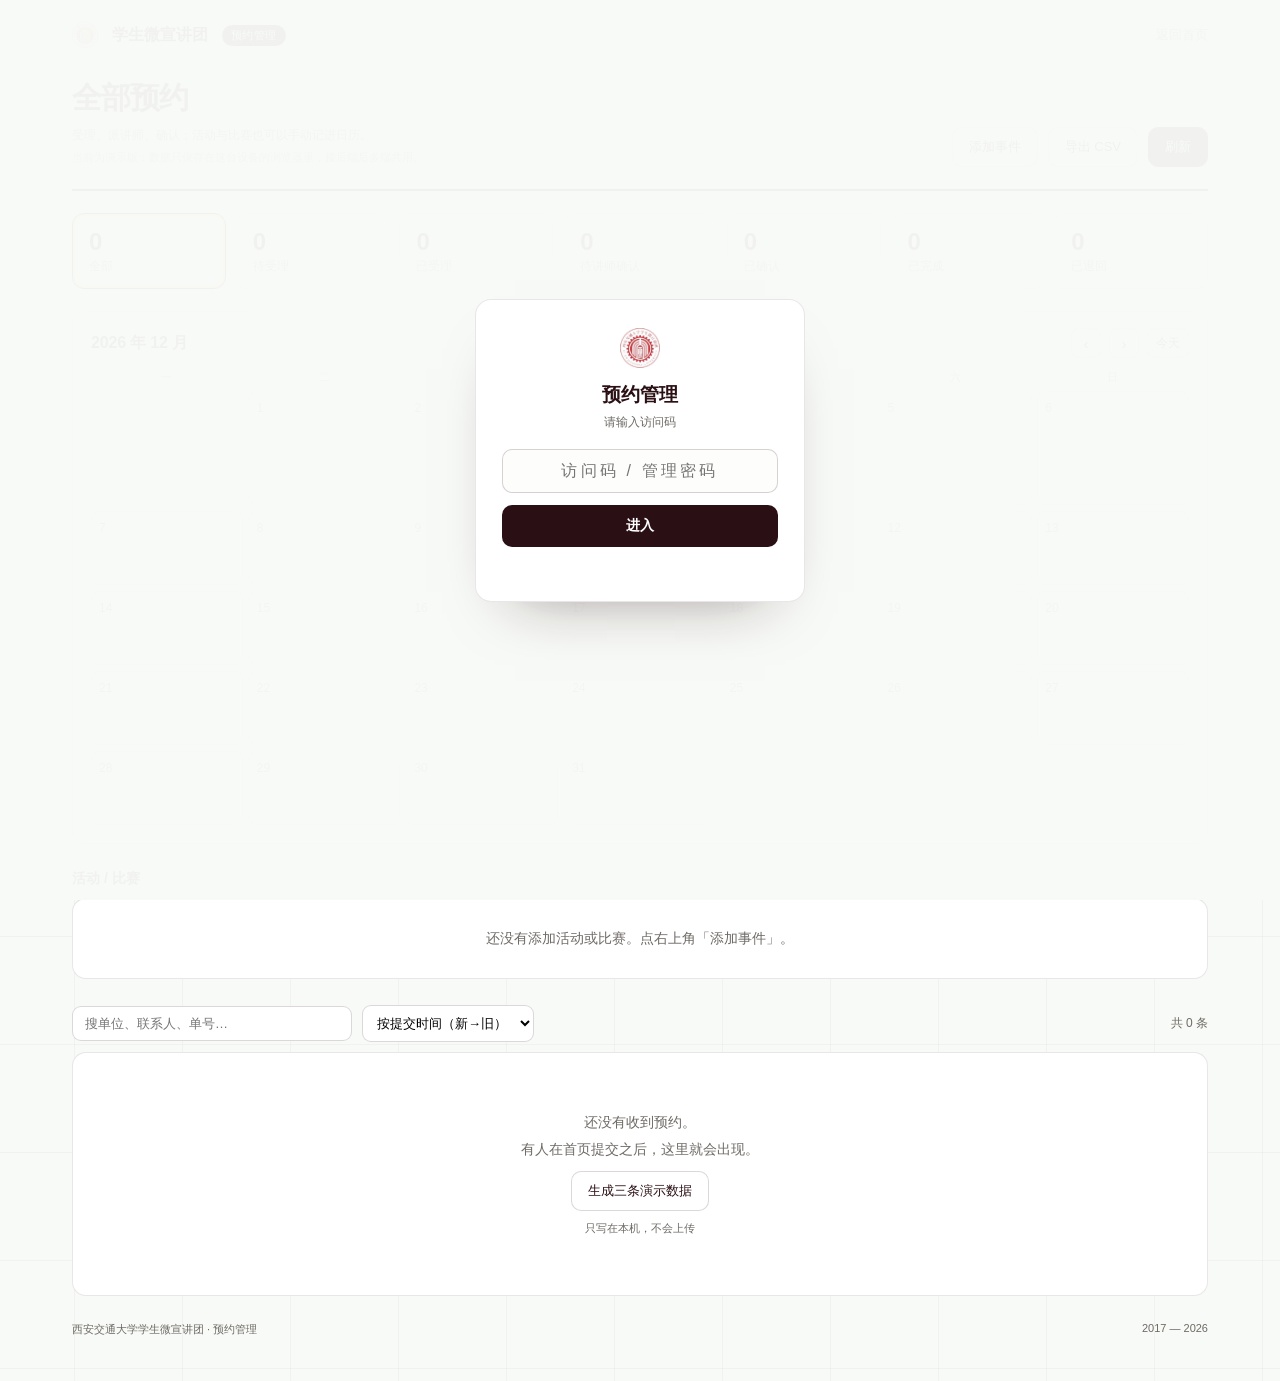
<file: admin.html>
<!DOCTYPE html>
<html lang="zh-CN">
<head>
<meta charset="utf-8">
<meta name="viewport" content="width=device-width,initial-scale=1,viewport-fit=cover">
<meta http-equiv="Cache-Control" content="no-cache, no-store, must-revalidate">
<meta http-equiv="Pragma" content="no-cache">
<title>预约管理 · 学生微宣讲团</title>
<style>
@font-face{font-family:'LXGW';src:url('assets/fonts/lxgw-subset.woff2') format('woff2');font-display:swap}
:root{
  --bg:#F8FAF7; --ink:#2A0F14; --muted:#6E6A66; --line:rgba(42,15,20,.10);
  --mark:#FFE45C; --accent:#D6303F; --card:#FFFFFF;
  --sans:"HarmonyOS Sans SC","PingFang SC","Microsoft YaHei",sans-serif;
  --mono:ui-monospace,Menlo,Consolas,monospace;
}
*{box-sizing:border-box;margin:0;padding:0}
body{
  background:var(--bg);color:var(--ink);font-family:var(--sans);-webkit-font-smoothing:antialiased;
  background-image:
    repeating-linear-gradient(90deg,rgba(42,15,20,.03) 0 1px,transparent 1px 108px),
    repeating-linear-gradient(0deg,rgba(42,15,20,.03) 0 1px,transparent 1px 108px);
  background-position:74px -12px;
}
a{color:inherit}
.wrap{max-width:1200px;margin:0 auto;padding:0 32px}

.nav{display:flex;align-items:center;gap:14px;padding:22px 0}
.nav img{width:26px;height:26px}
.nav b{font-size:16px;font-weight:700}
.nav .tag{font-size:11px;background:var(--ink);color:#fff;padding:3px 9px;border-radius:999px;letter-spacing:.04em}
.nav .r{margin-left:auto;display:flex;gap:14px;align-items:center}
.nav .r a{font-size:13px;text-decoration:none;color:var(--muted)}
.nav .r a:hover{color:var(--ink)}

.head{display:flex;align-items:flex-end;justify-content:space-between;gap:20px;padding:8px 0 22px;border-bottom:2px solid var(--ink)}
.head h1{font-size:30px;font-weight:700;letter-spacing:-.03em}
.head p{font-size:12px;color:var(--muted);margin-top:6px;line-height:1.7}
.head .btns{display:flex;gap:10px}
.btn{border:1px solid rgba(42,15,20,.16);background:#fff;border-radius:10px;padding:10px 16px;font-size:13px;cursor:pointer;font-family:inherit;color:var(--ink)}
.btn:hover{border-color:rgba(42,15,20,.4)}
.btn.dark{background:var(--ink);color:#fff;border-color:var(--ink)}

.stats{display:grid;grid-template-columns:repeat(7,1fr);gap:10px;margin-top:22px}
.stat{background:var(--card);border:1px solid var(--line);border-radius:12px;padding:14px 16px;cursor:pointer;transition:box-shadow .2s,transform .2s}
.stat:hover{transform:translateY(-1px);box-shadow:0 8px 20px -14px rgba(42,15,20,.6)}
.stat.on{border-color:var(--ink);box-shadow:0 0 0 2px rgba(255,228,92,.8) inset}
.stat b{display:block;font-size:24px;font-weight:700;font-variant-numeric:tabular-nums;letter-spacing:-.02em}
.stat span{display:block;font-size:11.5px;color:var(--muted);margin-top:3px}

.head p.subnote{font-size:11px;color:#9A8F88;margin-top:3px}

/* 日历台账 */
.calbox{margin-top:22px;background:var(--card);border:1px solid var(--line);border-radius:14px;padding:16px 18px 18px}
.calhd{display:flex;align-items:center;gap:8px;margin-bottom:12px}
.calhd b{font-size:16px;letter-spacing:-.01em;margin-right:auto}
.calbtn{border:1px solid rgba(42,15,20,.14);background:#fff;border-radius:8px;height:30px;min-width:30px;padding:0 8px;
  font-size:15px;line-height:1;cursor:pointer;color:var(--ink);font-family:inherit}
.calbtn:hover{border-color:rgba(42,15,20,.4)}
.caltoday{font-size:12px}
.calclear{font-size:12px;color:var(--accent);cursor:pointer;margin-left:4px}
.calclear:empty{display:none}
.calweek{display:grid;grid-template-columns:repeat(7,1fr);gap:6px;margin-bottom:6px}
.calweek span{font-size:11px;color:var(--muted);text-align:center;letter-spacing:.06em}
.calgrid{display:grid;grid-template-columns:repeat(7,1fr);gap:6px}
.calday{min-height:74px;border:1px solid var(--line);border-radius:8px;padding:6px 7px;background:#FDFDFB;
  cursor:pointer;position:relative;transition:border-color .2s,background .2s}
.calday:hover{border-color:rgba(42,15,20,.3)}
.calday.empty{background:transparent;border-color:transparent;cursor:default}
.calday .d{font-size:12px;color:var(--muted);font-variant-numeric:tabular-nums}
.calday.today .d{color:var(--accent);font-weight:700}
.calday.has{background:#FFFDF4}
.calday.on{border-color:var(--ink);box-shadow:0 0 0 2px rgba(255,228,92,.7) inset}
.calday .cnt{position:absolute;right:7px;top:6px;font-size:11px;font-weight:700;color:var(--ink)}
.calday .dots{display:flex;gap:3px;flex-wrap:wrap;margin-top:7px}
.calday .dot{width:6px;height:6px;border-radius:50%}
.calday .lbl{font-size:10px;color:var(--muted);margin-top:5px;line-height:1.45;white-space:nowrap;overflow:hidden;text-overflow:ellipsis}

/* 访问码 */
.gate{position:fixed;inset:0;z-index:300;background:rgba(248,250,247,.97);display:flex;align-items:center;justify-content:center;padding:24px}
.gate.off{display:none}
.gatebox{width:100%;max-width:330px;background:#fff;border:1px solid var(--line);border-radius:16px;padding:28px 26px;
  text-align:center;box-shadow:0 30px 60px -40px rgba(42,15,20,.5)}
.gatebox img{width:40px;height:40px}
.gatebox h2{font-size:19px;margin-top:10px;letter-spacing:-.01em}
.gatebox p{font-size:12px;color:var(--muted);margin-top:6px}
.gatebox input{width:100%;margin-top:18px;border:1px solid rgba(42,15,20,.18);border-radius:10px;padding:12px;
  font-size:16px;text-align:center;letter-spacing:.2em;font-family:inherit;background:#FDFDFB;color:var(--ink)}
.gatebox input:focus{outline:2px solid rgba(255,228,92,.9);outline-offset:1px}
.gatebox button{width:100%;margin-top:12px;border:0;background:var(--ink);color:#fff;border-radius:10px;padding:12px;
  font-size:14px;font-weight:600;cursor:pointer;font-family:inherit}
.gateerr{font-size:12px;color:var(--accent);margin-top:10px;min-height:16px}

@media (max-width:900px){
  .calbox{padding:13px}
  .calday{min-height:56px;padding:4px 5px}
  .calday .lbl{display:none}
  .calday .cnt{font-size:10px;right:5px;top:4px}
}

.bar{display:flex;align-items:center;gap:10px;margin:26px 0 10px}
.bar input[type=search]{flex:1;max-width:280px;border:1px solid rgba(42,15,20,.16);border-radius:9px;padding:9px 12px;font-size:13px;font-family:inherit;background:#fff}
.bar select{border:1px solid rgba(42,15,20,.16);border-radius:9px;padding:9px 10px;font-size:13px;font-family:inherit;background:#fff}
.bar .cnt{margin-left:auto;font-size:12px;color:var(--muted)}

.list{background:var(--card);border:1px solid var(--line);border-radius:14px;overflow:hidden}
.item{padding:16px 18px;border-bottom:1px solid var(--line)}
.item:last-child{border-bottom:0}
.item .row1{display:flex;align-items:center;gap:10px;flex-wrap:wrap}
.item .no{font-family:var(--mono);font-size:11.5px;color:var(--muted)}
.item .st{font-size:11px;padding:3px 9px;border-radius:999px;white-space:nowrap}
.item .org{font-size:15px;font-weight:700;margin-top:8px;letter-spacing:-.01em}
.item .meta{font-size:12.5px;color:var(--muted);margin-top:6px;line-height:1.75}
.item .meta b{color:var(--ink);font-weight:600}
.item .acts{display:flex;gap:8px;margin-top:11px;flex-wrap:wrap}
.item .acts button{font-size:12px;padding:7px 12px;border-radius:8px;border:1px solid rgba(42,15,20,.16);background:#fff;cursor:pointer;font-family:inherit;color:var(--ink)}
.item .acts button:hover{border-color:rgba(42,15,20,.45)}
.item .acts .primary{background:var(--mark);border-color:rgba(42,15,20,.2);font-weight:600}
.item .acts .danger{color:var(--accent);border-color:rgba(214,48,63,.3)}
.item .acts .danger:hover{background:#FEF3F2}
.item .note{margin-top:9px;font-size:12px;background:#FBF7E6;border-radius:8px;padding:8px 10px;color:#7A5A12}
.item .note.reject{background:#FDF0EF;color:#8A2620}

/* 活动 / 比赛事件 */
.evsec{margin-top:26px}
.evsec-hd{display:flex;align-items:baseline;gap:10px;margin-bottom:10px}
.evsec-hd b{font-size:14px}
.evsec-hd span{font-size:12px;color:var(--muted)}
.evlist{background:var(--card);border:1px solid var(--line);border-radius:14px;overflow:hidden}
.evitem{padding:14px 18px;border-bottom:1px solid var(--line)}
.evitem:last-child{border-bottom:0}
.evitem .row1{display:flex;align-items:center;gap:10px;flex-wrap:wrap}
.evkind{font-size:11px;padding:3px 9px;border-radius:999px;background:#F1ECFA;color:#6B4E9E;white-space:nowrap}
.evitem .ttl{font-size:15px;font-weight:700;letter-spacing:-.01em}
.evitem .when{margin-left:auto;font-size:11.5px;color:var(--muted);font-variant-numeric:tabular-nums}
.evitem .meta{font-size:12.5px;color:var(--muted);margin-top:6px;line-height:1.7}
.evitem .acts{display:flex;gap:8px;margin-top:9px}
.evitem .acts button{font-size:12px;padding:6px 11px;border-radius:8px;border:1px solid rgba(42,15,20,.16);background:#fff;cursor:pointer;font-family:inherit;color:var(--ink)}
.evitem .acts .danger{color:var(--accent);border-color:rgba(214,48,63,.3)}
.calday .dot.ev{background:#7A5C9E}

.modal{position:fixed;inset:0;z-index:400;background:rgba(20,12,14,.42);display:none;align-items:center;justify-content:center;padding:20px}
.modal.on{display:flex}
.modalbox{width:100%;max-width:520px;max-height:90vh;overflow:auto;background:#fff;border-radius:16px;padding:24px}
.modalbox h3{font-size:18px;letter-spacing:-.01em}
.modalbox .mfield{margin-top:13px}
.modalbox label{display:block;font-size:12px;font-weight:600;margin-bottom:5px}
.modalbox input,.modalbox select,.modalbox textarea{width:100%;border:1px solid rgba(42,15,20,.18);border-radius:9px;padding:10px;font-size:14px;font-family:inherit;background:#FDFDFB}
.modalbox textarea{min-height:58px;resize:vertical}
.modalbox .two{display:grid;grid-template-columns:1fr 1fr;gap:10px}
.modalbox .macts{display:flex;justify-content:flex-end;gap:9px;margin-top:18px}
.modalbox .macts button{padding:10px 16px;border-radius:9px;border:1px solid rgba(42,15,20,.18);background:#fff;font-family:inherit;font-size:13.5px;cursor:pointer}
.modalbox .macts .primary{background:var(--mark);border-color:rgba(42,15,20,.2);font-weight:600}
@media (max-width:640px){.modalbox .two{grid-template-columns:1fr}}

.empty{text-align:center;padding:56px 20px;color:var(--muted);font-size:13.5px;line-height:2}
.empty .btn{margin-top:8px}

.foot{display:flex;justify-content:space-between;padding:26px 0 44px;font-size:11px;color:var(--muted)}

@media (max-width:900px){
  .wrap{padding:0 18px}
  .nav{padding:16px 0}
  .nav .tag{display:none}
  .head{flex-direction:column;align-items:flex-start;gap:14px;padding-bottom:18px}
  .head h1{font-size:23px}
  .head .btns{width:100%}
  .head .btns .btn{flex:1;text-align:center}
  .stats{grid-template-columns:1fr 1fr;gap:9px;margin-top:16px}

  .stat b{font-size:19px}
  .bar{flex-wrap:wrap;margin-top:18px}
  .bar input[type=search]{max-width:none;flex:1 1 100%}
  .bar .cnt{margin-left:0;width:100%}
  .item{padding:14px}
  .item .org{font-size:14px}
  .item .acts button{flex:1}
  .foot{flex-direction:column;align-items:flex-start;gap:6px;line-height:1.7}
}
</style>
</head>
<body>
<div class="gate" id="gate">
  <div class="gatebox">
    <img src="assets/img/logo-mark.png" alt="">
    <h2>预约管理</h2>
    <p>请输入访问码</p>
    <input id="gateInput" type="password" placeholder="访问码 / 管理密码" autocomplete="off">
    <button id="gateBtn" type="button">进入</button>
    <div class="gateerr" id="gateErr"></div>
  </div>
</div>
<div class="wrap">

  <nav class="nav">
    <img src="assets/img/logo-mark.png" alt="">
    <b>学生微宣讲团</b>
    <span class="tag">预约管理</span>
    <div class="r"><a href="index.html">返回首页</a></div>
  </nav>

  <div class="head">
    <div>
      <h1 id="hTitle">全部预约</h1>
      <p>受理、派讲师、确认；活动与比赛也可以手动记进日历。</p>
      <p class="subnote">当前为演示版：数据只保存在这台设备的浏览器里，接后端后多端共用。</p>
    </div>
    <div class="btns">
      <button class="btn" id="btnAddEvent">添加事件</button>
      <button class="btn" id="btnCsv">导出 CSV</button>
      <button class="btn dark" id="btnRefresh">刷新</button>
    </div>
  </div>

  <div class="stats" id="stats"></div>

  <div class="calbox">
    <div class="calhd">
      <b id="calTitle">—</b>
      <button class="calbtn" id="calPrev" aria-label="上个月">‹</button>
      <button class="calbtn" id="calNext" aria-label="下个月">›</button>
      <button class="calbtn caltoday" id="calToday">今天</button>
      <span class="calclear" id="calClear"></span>
    </div>
    <div class="calweek"><span>一</span><span>二</span><span>三</span><span>四</span><span>五</span><span>六</span><span>日</span></div>
    <div class="calgrid" id="calGrid"></div>
  </div>

  <div class="evsec">
    <div class="evsec-hd"><b>活动 / 比赛</b><span id="evCount"></span></div>
    <div class="evlist" id="evList"></div>
  </div>

  <div class="bar">
    <input type="search" id="q" placeholder="搜单位、联系人、单号…">
    <select id="sort">
      <option value="new">按提交时间（新→旧）</option>
      <option value="time">按宣讲时间（近→远）</option>
    </select>
    <span class="cnt" id="cnt"></span>
  </div>

  <div class="list" id="list"></div>

  <footer class="foot"><span>西安交通大学学生微宣讲团 · 预约管理</span><span>2017 — 2026</span></footer>
</div>

<div class="modal" id="evModal" role="dialog" aria-modal="true" aria-labelledby="evModalTitle">
  <div class="modalbox">
    <h3 id="evModalTitle">添加事件</h3>
    <input type="hidden" id="evId">
    <div class="mfield"><label>类型</label>
      <select id="evKind"><option>活动</option><option>比赛</option><option>培训</option></select>
    </div>
    <div class="mfield"><label>名称 *</label>
      <input id="evTitleIn" placeholder="例：第十三期「筑言计划」第一期理论培训">
    </div>
    <div class="mfield two">
      <div><label>日期 *</label><input id="evDate" type="date"></div>
      <div><label>开始时间</label><input id="evTime" type="time" value="14:00"></div>
    </div>
    <div class="mfield two">
      <div><label>结束时间</label><input id="evTime2" type="time" value="15:00"></div>
      <div><label>参与人数</label><input id="evPeople" inputmode="numeric" placeholder="选填"></div>
    </div>
    <div class="mfield"><label>地点</label>
      <input id="evPlace" placeholder="例：兴庆校区主楼 B 座 204">
    </div>
    <div class="mfield"><label>主办 / 单位</label>
      <input id="evOrg" placeholder="例：学生微宣讲团">
    </div>
    <div class="mfield"><label>宣讲人</label>
      <input id="evSpeaker" placeholder="选填，多人用顿号隔开">
    </div>
    <div class="mfield"><label>备注</label>
      <textarea id="evNote" placeholder="选填"></textarea>
    </div>
    <div class="macts">
      <button type="button" id="evCancel">取消</button>
      <button type="button" class="primary" id="evSave">保存</button>
    </div>
  </div>
</div>

<script src="assets/config.js?v=20261105k"></script>
<script src="assets/api.js?v=20261105k"></script>
<script>
const KEY = 'xyyj_bookings_v1';
const EVKEY = 'xyyj_events_v1';
const FLOW = ['待受理','已受理','待讲师确认','已确认','已完成','已退回'];
const COLOR = {
  '待受理':   ['#9A6B12','#FBF1DC'],
  '已受理':   ['#3F628F','#EAF1FB'],
  '待讲师确认':['#8A5B12','#FDF3E2'],
  '已确认':   ['#2F6047','#E7F1EA'],
  '已完成':   ['#5E5A51','#EEEAE0'],
  '已退回':   ['#A3312A','#F8E6E4']
};

let MEM = [];
let LS = null;
try { localStorage.setItem('__probe','1'); localStorage.removeItem('__probe'); LS = localStorage; } catch(e){ LS = null; }
const load = () => {
  if(LS){ try { const v = JSON.parse(LS.getItem(KEY)); if(Array.isArray(v)) return v; } catch(e){} }
  return MEM.slice();
};
const save = list => { MEM = list.slice(); if(LS){ try { LS.setItem(KEY, JSON.stringify(list)); } catch(e){} } };

let EVMEM = [];
const loadEvents = () => {
  if(LS){ try { const v = JSON.parse(LS.getItem(EVKEY)); if(Array.isArray(v)) return v; } catch(e){} }
  return EVMEM.slice();
};
const saveEvents = list => { EVMEM = list.slice(); if(LS){ try { LS.setItem(EVKEY, JSON.stringify(list)); } catch(e){} } };

let filter = '全部';
let keyword = '';
let sortBy = 'new';
let dayFilter = '';
let calY = new Date().getFullYear();
let calM = new Date().getMonth();

const $ = id => document.getElementById(id);

function fmtDate(iso){
  const m = /^(\d{4})-(\d{2})-(\d{2})$/.exec(iso||'');
  return m ? `${m[1]} 年 ${+m[2]} 月 ${+m[3]} 日` : (iso||'');
}
function fmtCreated(s){
  if(!s) return '—';
  const d = new Date(s);
  if(isNaN(d)) return '—';
  const p = n => String(n).padStart(2,'0');
  return `${d.getFullYear()}-${p(d.getMonth()+1)}-${p(d.getDate())} ${p(d.getHours())}:${p(d.getMinutes())}`;
}

function renderStats(all){
  const box = $('stats');
  const items = [['全部', all.length]].concat(FLOW.map(s => [s, all.filter(x => x.status === s).length]));
  box.innerHTML = items.map(([name, n]) =>
    `<div class="stat ${filter === name ? 'on' : ''}" data-f="${name}"><b>${n}</b><span>${name}</span></div>`
  ).join('');
  box.querySelectorAll('.stat').forEach(el => el.addEventListener('click', () => {
    filter = el.dataset.f;
    $('hTitle').textContent = filter === '全部' ? '全部预约' : filter;
    render();
  }));
}

function visible(all){
  let out = all.slice();
  if(filter !== '全部') out = out.filter(x => x.status === filter);
  if(dayFilter) out = out.filter(x => x.date === dayFilter);
  if(keyword){
    const k = keyword.toLowerCase();
    out = out.filter(x => [x.no,x.org,x.name,x.topic,x.phone,x.place,x.speaker].join(' ').toLowerCase().includes(k));
  }
  out.sort((a,b) => sortBy === 'time'
    ? (a.date + a.time).localeCompare(b.date + b.time)
    : String(b.created||'').localeCompare(String(a.created||'')));
  return out;
}

function renderCal(all, events){
  const map = {};
  all.forEach(r => {
    if(/^\d{4}-\d{2}-\d{2}$/.test(r.date || '')) (map[r.date] = map[r.date] || []).push({kind:'book', ...r});
  });
  (events || []).forEach(e => {
    if(/^\d{4}-\d{2}-\d{2}$/.test(e.date || '')) (map[e.date] = map[e.date] || []).push({kind:'event', ...e});
  });

  $('calTitle').textContent = `${calY} 年 ${calM + 1} 月`;
  const first = new Date(calY, calM, 1);
  const start = (first.getDay() + 6) % 7;              // 周一为一周第一天
  const days = new Date(calY, calM + 1, 0).getDate();
  const t = new Date();
  const todayStr = `${t.getFullYear()}-${String(t.getMonth()+1).padStart(2,'0')}-${String(t.getDate()).padStart(2,'0')}`;

  let html = '';
  for(let i = 0; i < start; i++) html += '<div class="calday empty"></div>';
  for(let d = 1; d <= days; d++){
    const ds = `${calY}-${String(calM+1).padStart(2,'0')}-${String(d).padStart(2,'0')}`;
    const recs = map[ds] || [];
    const cls = ['calday'];
    if(recs.length) cls.push('has');
    if(ds === todayStr) cls.push('today');
    if(ds === dayFilter) cls.push('on');
    const dots = recs.slice(0, 5).map(r => {
      if(r.kind === 'event') return `<span class="dot ev"></span>`;
      const c = (COLOR[r.status] || ['#999'])[0];
      return `<span class="dot" style="background:${c}"></span>`;
    }).join('');
    const first = recs[0];
    const lbl = recs.length ? esc(first.kind === 'event' ? first.title : first.org) + (recs.length > 1 ? ` +${recs.length - 1}` : '') : '';
    const nb = recs.filter(x => x.kind === 'book').length;
    const ne = recs.length - nb;
    const tip = [nb ? nb + ' 条预约' : '', ne ? ne + ' 个活动' : ''].filter(Boolean).join(' · ');
    html += `<div class="${cls.join(' ')}" data-date="${ds}" title="${tip}">
      <span class="d">${d}</span>
      ${recs.length ? `<span class="cnt">${recs.length}</span><div class="dots">${dots}</div><div class="lbl">${lbl}</div>` : ''}
    </div>`;
  }
  $('calGrid').innerHTML = html;

  $('calGrid').querySelectorAll('[data-date]').forEach(el => {
    el.addEventListener('click', () => {
      const ds = el.dataset.date;
      dayFilter = dayFilter === ds ? '' : ds;
      render();
    });
  });
  $('calClear').textContent = dayFilter ? '显示全部' : '';
}

function renderEvents(events){
  const box = $('evList');
  if(!box) return;
  let rows = events.slice();
  if(dayFilter) rows = rows.filter(x => x.date === dayFilter);
  if(keyword){
    const k = keyword.toLowerCase();
    rows = rows.filter(x => [x.title,x.org,x.place,x.speaker].join(' ').toLowerCase().includes(k));
  }
  rows.sort((a,b) => (a.date + (a.time||'')).localeCompare(b.date + (b.time||'')));
  $('evCount').textContent = rows.length ? `共 ${rows.length} 个` : '';
  if(!rows.length){
    box.innerHTML = `<div class="empty" style="padding:26px 18px">${events.length ? '这一天没有活动或比赛。' : '还没有添加活动或比赛。点右上角「添加事件」。'}</div>`;
    return;
  }
  box.innerHTML = rows.map(e => `<div class="evitem" data-id="${esc(e.id)}">
    <div class="row1">
      <span class="evkind">${esc(e.kind || '活动')}</span>
      <span class="ttl">${esc(e.title)}</span>
      <span class="when">${fmtDate(e.date)}${e.time ? ' ' + esc(e.time) + (e.time2 ? '–' + esc(e.time2) : '') : ''}</span>
    </div>
    <div class="meta">
      ${[e.place, e.org, e.people ? e.people + ' 人' : '', e.speaker ? '宣讲人：' + e.speaker : ''].filter(Boolean).map(esc).join(' · ')}
      ${e.note ? `<br>备注：${esc(e.note)}` : ''}
    </div>
    <div class="acts">
      <button data-edit="${esc(e.id)}">编辑</button>
      <button class="danger" data-del="${esc(e.id)}">删除</button>
    </div>
  </div>`).join('');

  box.querySelectorAll('[data-edit]').forEach(b => b.addEventListener('click', () => openEvent(b.dataset.edit)));
  box.querySelectorAll('[data-del]').forEach(b => b.addEventListener('click', () => {
    if(!confirm('删除这个事件？')) return;
    saveEvents(loadEvents().filter(x => x.id !== b.dataset.del));
    if(window.XYAPI && XYAPI.on) XYAPI.deleteEvent(b.dataset.del).catch(err => console.warn('删除未同步：', err));
    render();
  }));
}

function render(){
  const all = load();
  const events = loadEvents();
  renderStats(all);
  renderCal(all, events);
  renderEvents(events);
  const rows = visible(all);
  $('cnt').textContent = `共 ${rows.length} 条`;
  const box = $('list');

  if(!all.length){
    box.innerHTML = `<div class="empty">
      还没有收到预约。<br>
      有人在首页提交之后，这里就会出现。
      <div><button class="btn" id="seed">生成三条演示数据</button></div>
      <div style="font-size:11px;margin-top:6px">只写在本机，不会上传</div>
    </div>`;
    const s = $('seed');
    if(s) s.addEventListener('click', seedDemo);
    return;
  }
  if(!rows.length){
    box.innerHTML = `<div class="empty">没有符合条件的预约。</div>`;
    return;
  }

  box.innerHTML = rows.map(r => {
    const [c, bg] = COLOR[r.status] || ['#555','#eee'];
    const acts = [];
    if(r.status === '待受理'){
      acts.push(`<button class="primary" data-act="已受理" data-no="${r.no}">受理</button>`);
      acts.push(`<button class="danger" data-act="已退回" data-no="${r.no}">退回</button>`);
    } else if(r.status === '已受理'){
      acts.push(`<button class="primary" data-act="待讲师确认" data-no="${r.no}">提交讲师确认</button>`);
      acts.push(`<button class="danger" data-act="已退回" data-no="${r.no}">退回</button>`);
    } else if(r.status === '待讲师确认'){
      acts.push(`<button class="primary" data-act="已确认" data-no="${r.no}">讲师已确认</button>`);
      acts.push(`<button class="danger" data-act="已退回" data-no="${r.no}">退回</button>`);
    } else if(r.status === '已确认'){
      acts.push(`<button class="primary" data-act="已完成" data-no="${r.no}">标记已完成</button>`);
      acts.push(`<button class="danger" data-act="已退回" data-no="${r.no}">退回</button>`);
    } else if(r.status === '已退回'){
      acts.push(`<button data-act="待受理" data-no="${r.no}">重新受理</button>`);
    }
    return `<div class="item">
      <div class="row1">
        <span class="no">${r.no}</span>
        <span class="st" style="color:${c};background:${bg}">${r.status}</span>
        <span class="no" style="margin-left:auto">提交于 ${fmtCreated(r.created)}</span>
      </div>
      <div class="org">${esc(r.org)}</div>
      <div class="meta">
        ${esc(r.name)} · 手机 ${esc(r.tel || '—')} · 微信 <b>${esc(r.phone)}</b><br>
        ${fmtDate(r.date)} ${esc(r.time)}${r.time2 ? '–' + esc(r.time2) : ''} · ${r.audience ? esc(r.audience) + ' · ' : ''}${esc(r.people)} 人 · 讲师 ${esc(r.teachers || '—')}<br>
        时长：${esc(r.dur)} · ${esc(r.mode)}<br>
        ${r.speaker ? `指定宣讲人：${esc(r.speaker)}<br>` : ''}主题：${esc(r.topic)}<br>
        ${r.mode === '线上' ? '会议：' : '地点：'}${esc(r.place)}
      </div>
      ${r.note ? `<div class="note">备注：${esc(r.note)}</div>` : ''}
      ${r.reject ? `<div class="note reject">退回原因：${esc(r.reject)}</div>` : ''}
      <div class="acts">${acts.join('')}</div>
    </div>`;
  }).join('');

  box.querySelectorAll('[data-act]').forEach(b => b.addEventListener('click', () => {
    const no = b.dataset.no, act = b.dataset.act;
    const list = load();
    const rec = list.find(x => x.no === no);
    if(!rec) return;
    if(act === '已退回'){
      const why = prompt('退回原因（会显示在记录里，也会写给你自己看）：', '时间冲突，请另约');
      if(why === null) return;
      rec.reject = why.trim() || '未说明原因';
    } else {
      delete rec.reject;
    }
    rec.status = act;
    rec.updated = new Date().toISOString();
    save(list);
    if(window.XYAPI && XYAPI.on){
      XYAPI.patchBooking(no, { status: act, reject: rec.reject || '' })
        .catch(err => console.warn('状态未同步到后端：', err));
    }
    render();
  }));
}

function esc(s){
  return String(s == null ? '' : s).replace(/[&<>"']/g, c => ({'&':'&amp;','<':'&lt;','>':'&gt;','"':'&quot;',"'":'&#39;'}[c]));
}

$('q').addEventListener('input', e => { keyword = e.target.value.trim(); render(); });
$('sort').addEventListener('change', e => { sortBy = e.target.value; render(); });
$('btnRefresh').addEventListener('click', render);

$('btnCsv').addEventListener('click', () => {
  const rows = visible(load());
  if(!rows.length){ alert('没有可导出的记录'); return; }
  const head = ['单号','状态','提交时间','所在集体','姓名','手机号码','微信号','宣讲对象','人数','日期','开始时间','结束时间','讲师人数','时长','形式','地点','指定宣讲人','主题','备注','退回原因'];
  const body = rows.map(r => [r.no,r.status,fmtCreated(r.created),r.org,r.name,r.tel||'',r.phone,r.audience||'',r.people,r.date,r.time,r.time2||'',r.teachers||'',r.dur,r.mode,r.place,r.speaker||'',r.topic,r.note||'',r.reject||'']);
  const csv = '﻿' + [head].concat(body)
    .map(line => line.map(v => `"${String(v).replace(/"/g,'""')}"`).join(',')).join('\r\n');
  const a = document.createElement('a');
  a.href = URL.createObjectURL(new Blob([csv], {type:'text/csv;charset=utf-8'}));
  a.download = `学生微宣讲团-预约-${new Date().toISOString().slice(0,10)}.csv`;
  a.click();
  setTimeout(() => URL.revokeObjectURL(a.href), 3000);
});

/* 演示数据：只在本地，标清楚 */
function seedDemo(){
  if(load().length){ alert('已经有记录了，不再生成'); return; }
  const d = new Date();
  const day = n => { const x = new Date(d); x.setDate(x.getDate()+n); return x.toISOString().slice(0,10); };
  const mk = (no, org, name, phone, topic, date, time, people, dur, mode, place, status) => ({
    no, org, name, phone, topic, date, time, people, dur, mode, place,
    status, note: '', created: new Date().toISOString()
  });
  save([
    mk('XY20261104-001','微电子 2505 团支部','黄翰林','13800001234','纪念长征胜利 90 周年',day(7),'19:00','32','30 分钟左右','线下','兴庆校区主楼 B203','待受理'),
    mk('XY20261103-001','南洋书院团委','张同学','13900002222','西迁精神',day(9),'15:00','60','45–60 分钟','线上','腾讯会议 123-456-789','已受理'),
    mk('XY20261102-001','能动 2401 团支部','王同学','13700003333','请宣讲团推荐',day(-2),'16:30','45','30 分钟左右','线下','创新港 5 号楼 208','已完成')
  ]);
  render();
}

/* 活动 / 比赛事件：新增、编辑 */
function openEvent(id){
  const ev = id ? loadEvents().find(x => x.id === id) : null;
  $('evModalTitle').textContent = ev ? '编辑事件' : '添加事件';
  $('evId').value = ev ? ev.id : '';
  $('evKind').value = ev ? (ev.kind || '活动') : '活动';
  $('evTitleIn').value = ev ? ev.title : '';
  $('evDate').value = ev ? ev.date : new Date().toISOString().slice(0,10);
  $('evTime').value = ev ? (ev.time || '14:00') : '14:00';
  $('evTime2').value = ev ? (ev.time2 || '15:00') : '15:00';
  $('evPeople').value = ev ? (ev.people || '') : '';
  $('evPlace').value = ev ? (ev.place || '') : '';
  $('evOrg').value = ev ? (ev.org || '') : '';
  $('evSpeaker').value = ev ? (ev.speaker || '') : '';
  $('evNote').value = ev ? (ev.note || '') : '';
  $('evModal').classList.add('on');
  setTimeout(() => $('evTitleIn').focus(), 60);
}
function closeEvent(){ $('evModal').classList.remove('on'); }

$('btnAddEvent').addEventListener('click', () => openEvent(''));
$('evCancel').addEventListener('click', closeEvent);
$('evModal').addEventListener('click', e => { if(e.target === $('evModal')) closeEvent(); });
document.addEventListener('keydown', e => { if(e.key === 'Escape' && $('evModal').classList.contains('on')) closeEvent(); });

$('evSave').addEventListener('click', () => {
  const title = $('evTitleIn').value.trim();
  const date = $('evDate').value;
  if(!title){ alert('请填写事件名称'); $('evTitleIn').focus(); return; }
  if(!date){ alert('请选择日期'); $('evDate').focus(); return; }
  const t1 = $('evTime').value, t2 = $('evTime2').value;
  if(t1 && t2 && t2 <= t1){ alert('结束时间要晚于开始时间'); return; }
  const rec = {
    id: $('evId').value || ('EV' + Date.now()),
    kind: $('evKind').value,
    title, date, time: t1, time2: t2,
    people: $('evPeople').value.trim(),
    place: $('evPlace').value.trim(),
    org: $('evOrg').value.trim(),
    speaker: $('evSpeaker').value.trim(),
    note: $('evNote').value.trim(),
    created: new Date().toISOString()
  };
  const list = loadEvents();
  const i = list.findIndex(x => x.id === rec.id);
  if(i >= 0) list[i] = Object.assign({}, list[i], rec);
  else list.push(rec);
  saveEvents(list);
  if(window.XYAPI && XYAPI.on){
    (i >= 0 ? XYAPI.patchEvent(rec.id, rec) : XYAPI.createEvent(rec))
      .catch(err => console.warn('事件未同步到后端：', err));
  }
  const [y,m] = date.split('-').map(Number);
  calY = y; calM = m - 1; dayFilter = '';
  closeEvent();
  render();
});

/* 日历翻页与清除 */
$('calPrev').addEventListener('click', () => {
  calM--; if(calM < 0){ calM = 11; calY--; }
  render();
});
$('calNext').addEventListener('click', () => {
  calM++; if(calM > 11){ calM = 0; calY++; }
  render();
});
$('calToday').addEventListener('click', () => {
  const d = new Date();
  calY = d.getFullYear(); calM = d.getMonth();
  dayFilter = `${calY}-${String(calM+1).padStart(2,'0')}-${String(d.getDate()).padStart(2,'0')}`;
  render();
});
$('calClear').addEventListener('click', () => { if(dayFilter){ dayFilter = ''; render(); } });

/* 访问码：接后端时走后端登录，静态页仍用 8888 遮挡 */
const GATE_KEY = 'xyyj_admin_ok';
const ACCESS_CODE = '8888';
function unlockAdmin(){
  const g = $('gate');
  if(g) g.classList.add('off');
  document.body.style.overflow = '';
}
async function syncFromServer(){
  if(!(window.XYAPI && XYAPI.on) || !XYAPI.hasToken()) return false;
  try{
    const [b, e] = await Promise.all([XYAPI.adminBookings(), XYAPI.events()]);
    if(Array.isArray(b.bookings)) save(b.bookings);
    if(Array.isArray(e.events)) saveEvents(e.events);
    render();
    return true;
  }catch(err){
    console.warn('从后端同步失败：', err);
    return false;
  }
}
async function tryGate(v){
  if(window.XYAPI && XYAPI.on){
    try{
      await XYAPI.login('admin', v);
      unlockAdmin();
      await syncFromServer();
      return true;
    }catch(err){
      if(v !== ACCESS_CODE){
        $('gateErr').textContent = err.message || '密码不对';
        $('gateInput').select();
        return true;
      }
    }
  }
  if(v === ACCESS_CODE){
    try { sessionStorage.setItem(GATE_KEY, '1'); } catch(e){}
    unlockAdmin();
    return true;
  }
  $('gateErr').textContent = '访问码不对';
  $('gateInput').select();
  return true;
}
try {
  if(window.XYAPI && XYAPI.on){
    if(XYAPI.hasToken()) unlockAdmin();
    else document.body.style.overflow = 'hidden';
  } else if(sessionStorage.getItem(GATE_KEY) === '1'){
    unlockAdmin();
  } else {
    document.body.style.overflow = 'hidden';
  }
} catch(e){ document.body.style.overflow = 'hidden'; }
$('gateBtn').addEventListener('click', () => { tryGate($('gateInput').value.trim()); });
$('gateInput').addEventListener('keydown', e => { if(e.key === 'Enter') $('gateBtn').click(); });

render();
syncFromServer();
</script>
</body>
</html>
</file>
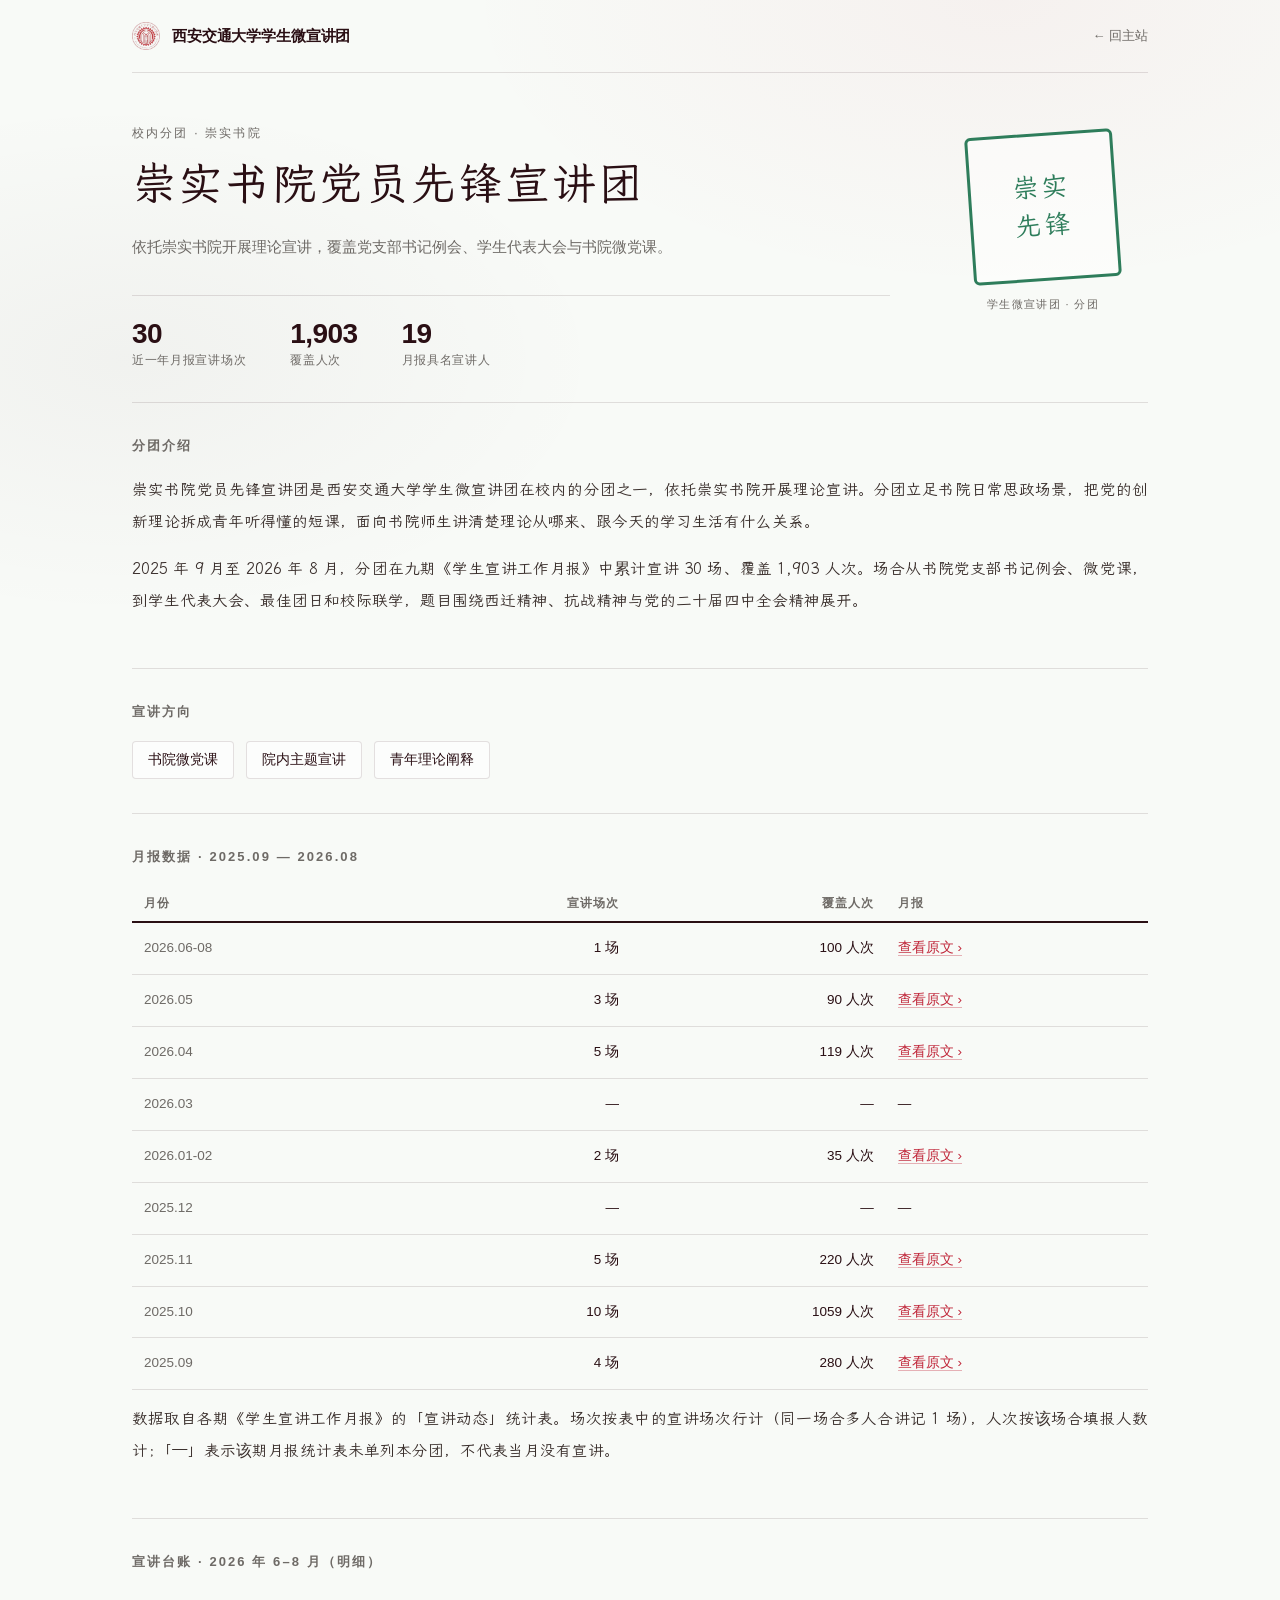
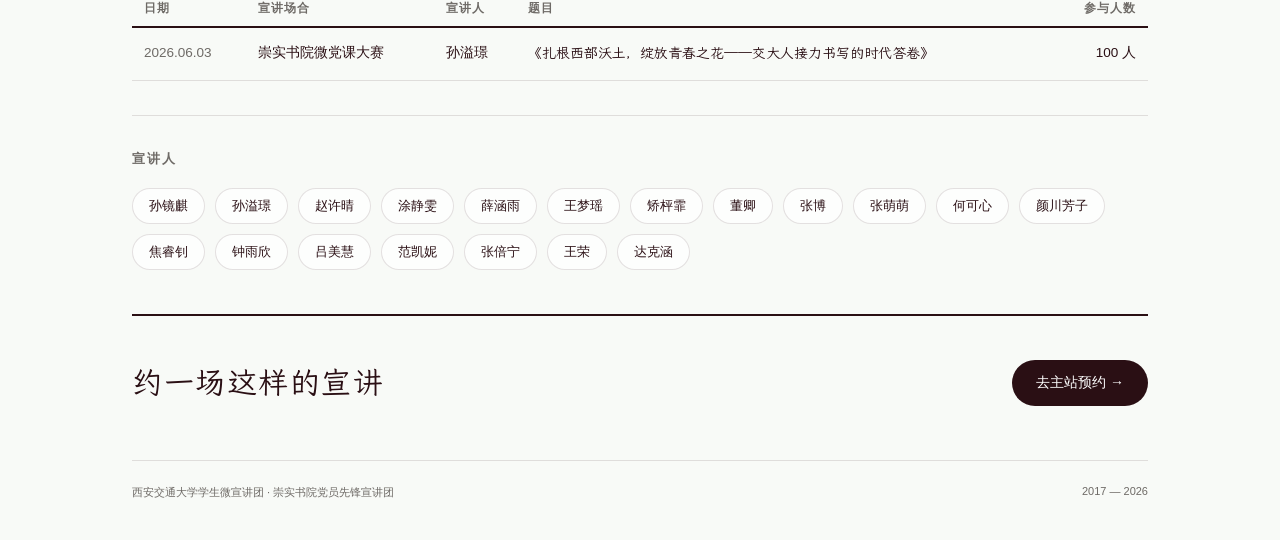
<file: branch.html>
<!DOCTYPE html>
<html lang="zh-CN">
<head>
<meta charset="utf-8">
<meta name="viewport" content="width=device-width,initial-scale=1,viewport-fit=cover">
<meta http-equiv="Cache-Control" content="no-cache, no-store, must-revalidate">
<meta http-equiv="Pragma" content="no-cache">
<title>分团介绍 · 学生微宣讲团</title>
<style>
@font-face{font-family:'LXGW';src:url('assets/fonts/lxgw-subset.woff2') format('woff2');font-display:swap}
:root{
  --bg:#F8FAF7; --ink:#2A0F14; --muted:#6E6A66; --line:rgba(42,15,20,.12);
  --accent:#C0273A; --seal:#9E1B22; --mark:#FFE45C;
  --sans:"HarmonyOS Sans SC","PingFang SC","Microsoft YaHei",sans-serif;
  --serif:'LXGW',"Source Han Serif SC","Songti SC",serif;
}
*{box-sizing:border-box;margin:0;padding:0}
html{-webkit-text-size-adjust:100%}
body{background:var(--bg);color:var(--ink);font-family:var(--sans);-webkit-font-smoothing:antialiased;
  background-image:
    radial-gradient(60% 46% at 78% 0%, rgba(192,39,58,.045), rgba(192,39,58,0) 70%),
    radial-gradient(52% 40% at 10% 40%, rgba(42,15,20,.035), rgba(42,15,20,0) 72%);
  background-attachment:fixed;
}
a{color:inherit}
.wrap{max-width:1080px;margin:0 auto;padding:0 32px}

.top{display:flex;align-items:center;gap:12px;padding:22px 0;border-bottom:1px solid var(--line)}
.top img{width:28px;height:28px}
.top b{font-size:15px;letter-spacing:-.01em}
.top .back{margin-left:auto;font-size:13px;color:var(--muted);text-decoration:none}
.top .back:hover{color:var(--ink)}

.hero{padding:52px 0 34px;display:grid;grid-template-columns:1fr 210px;gap:48px;align-items:start}
.kicker{font-size:12px;letter-spacing:.18em;color:var(--muted)}
h1{font-family:var(--serif);font-size:44px;line-height:1.22;font-weight:400;letter-spacing:.06em;margin-top:16px}
.lede{margin-top:20px;font-size:15px;line-height:1.95;color:var(--muted);max-width:36em}
.stats{display:flex;gap:44px;margin-top:34px;padding-top:22px;border-top:1px solid var(--line)}
.stats b{display:block;font-size:28px;font-weight:700;letter-spacing:-.02em;font-variant-numeric:tabular-nums}
.stats span{display:block;font-size:11.5px;color:var(--muted);margin-top:3px;letter-spacing:.06em}

.sealbox{padding-top:8px;display:flex;flex-direction:column;align-items:center;gap:16px}
.seal{width:148px;height:148px;border:3px solid var(--c,#9E1B22);border-radius:6px;color:var(--c,#9E1B22);
  display:flex;align-items:center;justify-content:center;text-align:center;font-family:var(--serif);
  font-size:26px;line-height:1.45;letter-spacing:.12em;transform:rotate(-4deg);background:rgba(255,255,255,.45)}
.seal em{font-style:normal}
.sealnote{font-size:11px;color:var(--muted);letter-spacing:.12em}

.sec{padding:34px 0;border-top:1px solid var(--line)}
.sec h2{font-size:13px;letter-spacing:.16em;font-weight:700;color:var(--muted);margin-bottom:20px}
.sec p{font-family:var(--serif);font-size:15.5px;line-height:2.05;color:#3A2F2C;margin-bottom:16px;text-align:justify}
.dirs{display:flex;flex-wrap:wrap;gap:12px}
.dir{border:1px solid var(--line);border-radius:4px;padding:9px 15px;font-size:13.5px;background:rgba(255,255,255,.6)}

.tbl{width:100%;border-collapse:collapse;font-size:13.5px}
.tbl th{text-align:left;font-weight:600;color:var(--muted);font-size:11.5px;letter-spacing:.08em;
  padding:10px 12px;border-bottom:2px solid var(--ink);white-space:nowrap}
.tbl td{padding:14px 12px;border-bottom:1px solid var(--line);vertical-align:top;line-height:1.7}
.tbl td.n{font-variant-numeric:tabular-nums;white-space:nowrap;color:var(--muted)}
.tbl td.tt{font-family:var(--serif);font-size:14px}
.tbl .num{text-align:right;font-variant-numeric:tabular-nums}
.tbl td a{color:var(--accent);text-decoration:none;border-bottom:1px solid rgba(192,39,58,.35);white-space:nowrap}
.tbl td a:hover{border-bottom-color:var(--accent)}
.note{font-size:11.5px;color:var(--muted);line-height:1.8;margin-top:14px}

.people{display:flex;flex-wrap:wrap;gap:10px}
.person{border:1px solid var(--line);border-radius:999px;padding:8px 16px;font-size:13px;background:rgba(255,255,255,.7)}

.cta{margin-top:10px;padding:44px 0 54px;border-top:2px solid var(--ink);display:flex;align-items:center;justify-content:space-between;gap:24px}
.cta h3{font-family:var(--serif);font-size:30px;font-weight:400;letter-spacing:.05em}
.cta a{background:var(--ink);color:#fff;text-decoration:none;padding:14px 24px;border-radius:999px;font-size:14px}
.cta a:hover{opacity:.92}

.foot{display:flex;justify-content:space-between;padding:24px 0 40px;border-top:1px solid var(--line);
  font-size:11px;color:var(--muted)}

@media (max-width:800px){
  .wrap{padding:0 20px}
  .hero{grid-template-columns:1fr;gap:26px;padding:34px 0 22px}
  .sealbox{order:-1;flex-direction:row;justify-content:flex-start;gap:14px}
  .seal{width:78px;height:78px;font-size:15px;border-width:2px}
  h1{font-size:30px}
  .lede{font-size:13.5px}
  .stats{gap:26px}
  .stats b{font-size:21px}
  .sec p{font-size:14px}
  .tbl{display:block;white-space:normal}
  .tbl thead{display:none}
  .tbl tbody{display:block}
  .tbl tr{display:block;padding:14px 0;border-bottom:1px solid var(--line)}
  .tbl td{display:block;border:0;padding:2px 0}
  .tbl td.n{font-size:11.5px}
  .tbl td:nth-child(2){font-size:12.5px;color:var(--muted);margin-top:2px}
  .tbl td:nth-child(3){font-size:12px;color:var(--muted);margin-top:4px}
  .tbl td.tt{font-size:14px;margin-top:3px}
  .tbl td.num{text-align:left;font-size:11.5px;color:var(--muted);margin-top:4px}
  .tbl tr.empty td:not(:first-child){display:none}
  .tbl tr.empty td.n::after{content:" · 该期月报未单列本分团";font-size:11px;color:var(--muted)}
  .cta{flex-direction:column;align-items:flex-start}
  .cta h3{font-size:24px}
  .foot{flex-direction:column;align-items:flex-start;gap:6px;line-height:1.7}
}
</style>
</head>
<body>

<div class="wrap">
  <header class="top">
    <img src="assets/img/logo-mark.png" alt="">
    <b>西安交通大学学生微宣讲团</b>
    <a class="back" href="index.html">← 回主站</a>
  </header>

  <main id="main"></main>
</div>

<script src="assets/site.js?v=20261105k"></script>
<script>
const BR = (window.SITE && window.SITE.branches) || [];
const qs = new URLSearchParams(location.search);
let idx = parseInt(qs.get('b'), 10);
if (!(idx >= 0 && idx < BR.length)) idx = 0;
const b = BR[idx] || null;

function esc(t){ return String(t == null ? '' : t).replace(/[&<>"]/g, c => ({'&':'&amp;','<':'&lt;','>':'&gt;','"':'&quot;'}[c])); }
const fmtN = n => String(n == null ? '' : n).replace(/\B(?=(\d{3})+(?!\d))/g, ',');

if (!b) {
  document.getElementById('main').innerHTML = '<p style="padding:60px 0;color:#6E6A66">没有找到这个分团。<a href="index.html">回主站</a></p>';
} else {
  document.title = b.name + ' · 学生微宣讲团';
  const rows = (b.ledger || []).map(r => `<tr>
      <td class="n">${esc(r.d)}</td>
      <td>${esc(r.where)}</td>
      <td>${esc(r.who)}</td>
      <td class="tt">${esc(r.title)}</td>
      <td class="num">${r.n} 人</td>
    </tr>`).join('');

  document.getElementById('main').innerHTML = `
  <section class="hero">
    <div>
      <div class="kicker">校内分团 · ${esc(b.org)}</div>
      <h1>${esc(b.name)}</h1>
      <p class="lede">${esc(b.bio)}</p>
      <div class="stats">
        <div><b>${fmtN(b.sessions)}</b><span>近一年月报宣讲场次</span></div>
        <div><b>${fmtN(b.people)}</b><span>覆盖人次</span></div>
        <div><b>${(b.members || []).length}</b><span>月报具名宣讲人</span></div>
      </div>
    </div>
    <div class="sealbox">
      <div class="seal" style="--c:${b.color}"><em>${esc(b.short).replace(' · ', '<br>')}</em></div>
      <div class="sealnote">学生微宣讲团 · 分团</div>
    </div>
  </section>

  ${(b.intro || []).length ? `<section class="sec">
    <h2>分团介绍</h2>
    ${b.intro.map(p => `<p>${esc(p)}</p>`).join('')}
  </section>` : ''}

  ${(b.directions || []).length ? `<section class="sec">
    <h2>宣讲方向</h2>
    <div class="dirs">${b.directions.map(d => `<span class="dir">${esc(d)}</span>`).join('')}</div>
  </section>` : ''}

  <section class="sec">
    <h2>月报数据 · 2025.09 — 2026.08</h2>
    <table class="tbl">
      <thead><tr><th>月份</th><th style="text-align:right">宣讲场次</th><th style="text-align:right">覆盖人次</th><th>月报</th></tr></thead>
      <tbody>${(b.monthly || []).map(r => `<tr class="${r.s || r.p ? '' : 'empty'}">
        <td class="n">${esc(r.m)}</td>
        <td class="num">${r.s ? r.s + ' 场' : '—'}</td>
        <td class="num">${r.p ? r.p + ' 人次' : '—'}</td>
        <td>${r.u ? `<a href="${esc(r.u)}" target="_blank" rel="noopener">查看原文 ›</a>` : '—'}</td>
      </tr>`).join('')}</tbody>
    </table>
    <p class="note">数据取自各期《学生宣讲工作月报》的「宣讲动态」统计表。场次按表中的宣讲场次行计（同一场合多人合讲记 1 场），人次按该场合填报人数计；「—」表示该期月报统计表未单列本分团，不代表当月没有宣讲。</p>
  </section>

  ${(b.ledger || []).length ? `<section class="sec">
    <h2>宣讲台账 · 2026 年 6–8 月（明细）</h2>
    <table class="tbl">
      <thead><tr><th>日期</th><th>宣讲场合</th><th>宣讲人</th><th>题目</th><th style="text-align:right">参与人数</th></tr></thead>
      <tbody>${rows}</tbody>
    </table>
  </section>` : ''}

  ${(b.members || []).length ? `<section class="sec">
    <h2>宣讲人</h2>
    <div class="people">${b.members.map(m => `<span class="person">${esc(m)}</span>`).join('')}</div>
  </section>` : ''}

  <section class="cta">
    <h3>约一场这样的宣讲</h3>
    <a href="index.html#topics">去主站预约 →</a>
  </section>

  <footer class="foot">
    <span>西安交通大学学生微宣讲团 · ${esc(b.name)}</span>
    <span>2017 — 2026</span>
  </footer>`;
}
</script>
</body>
</html>
</file>
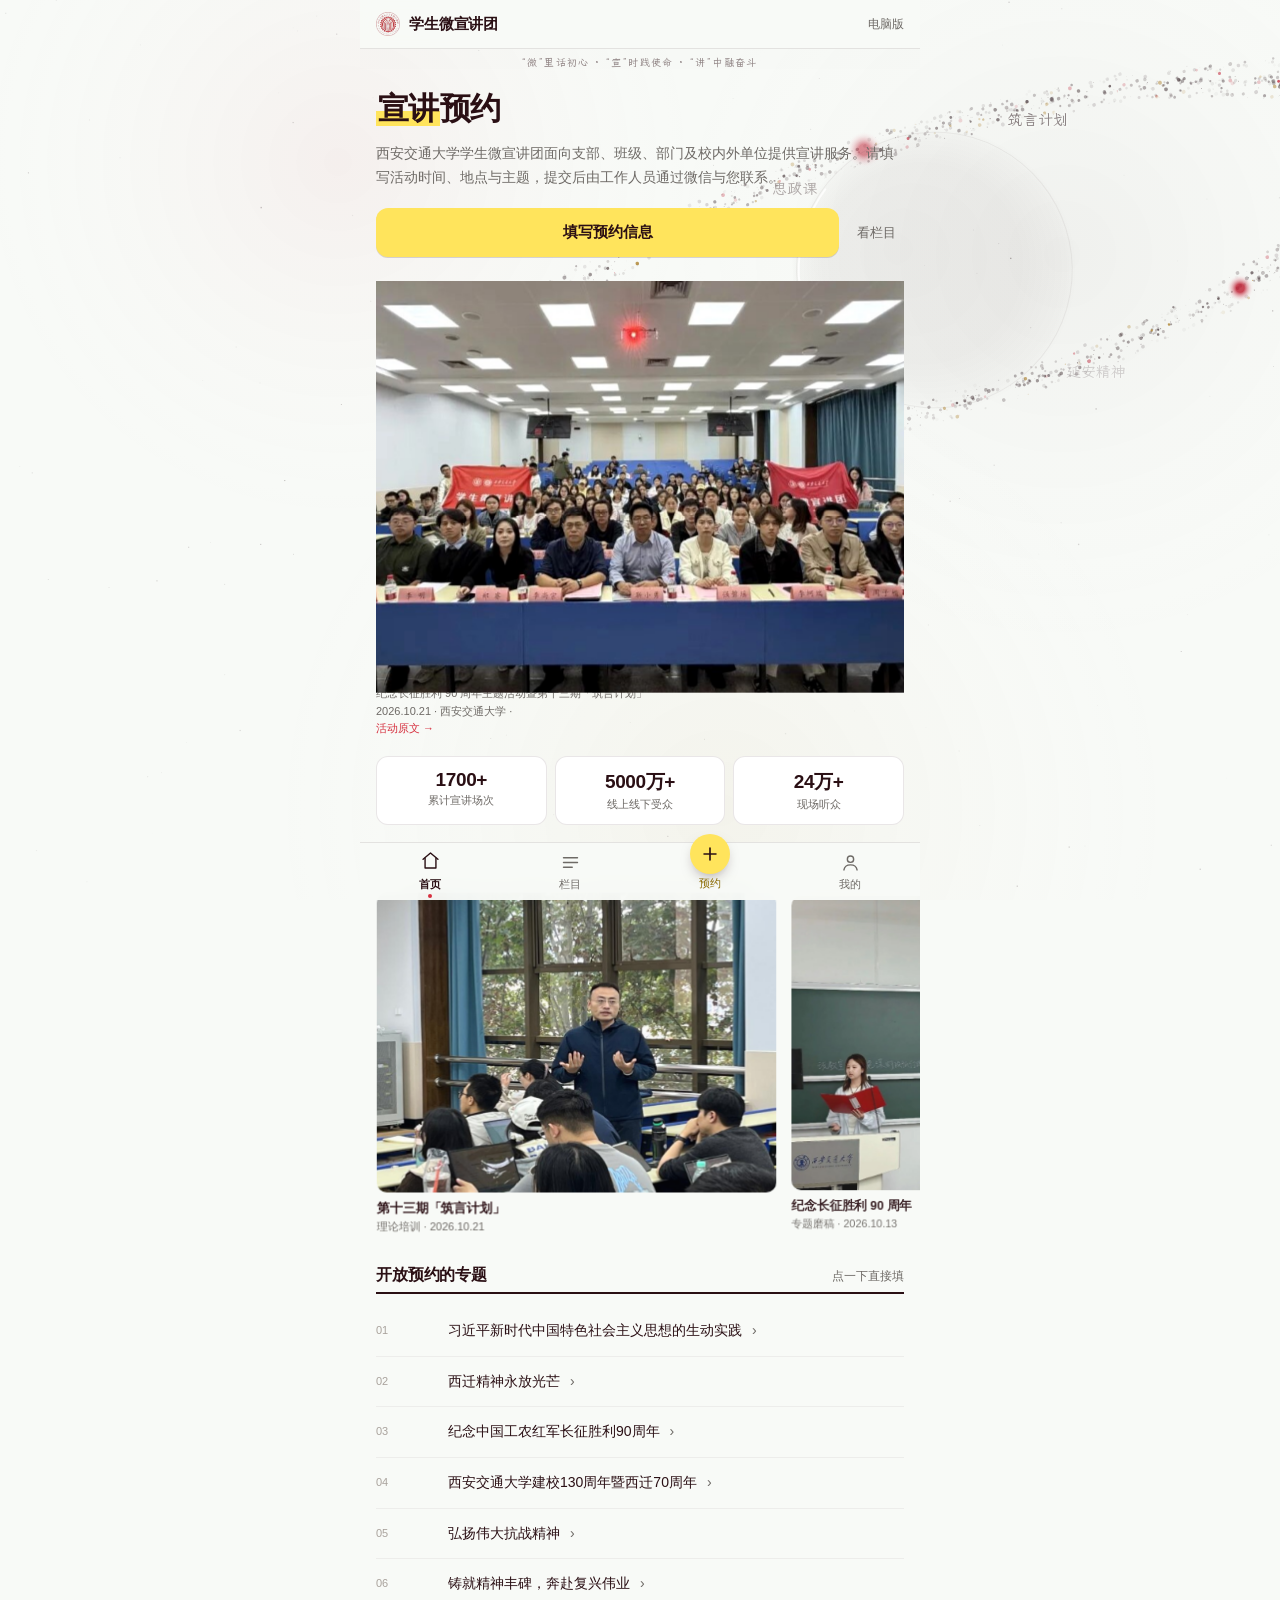
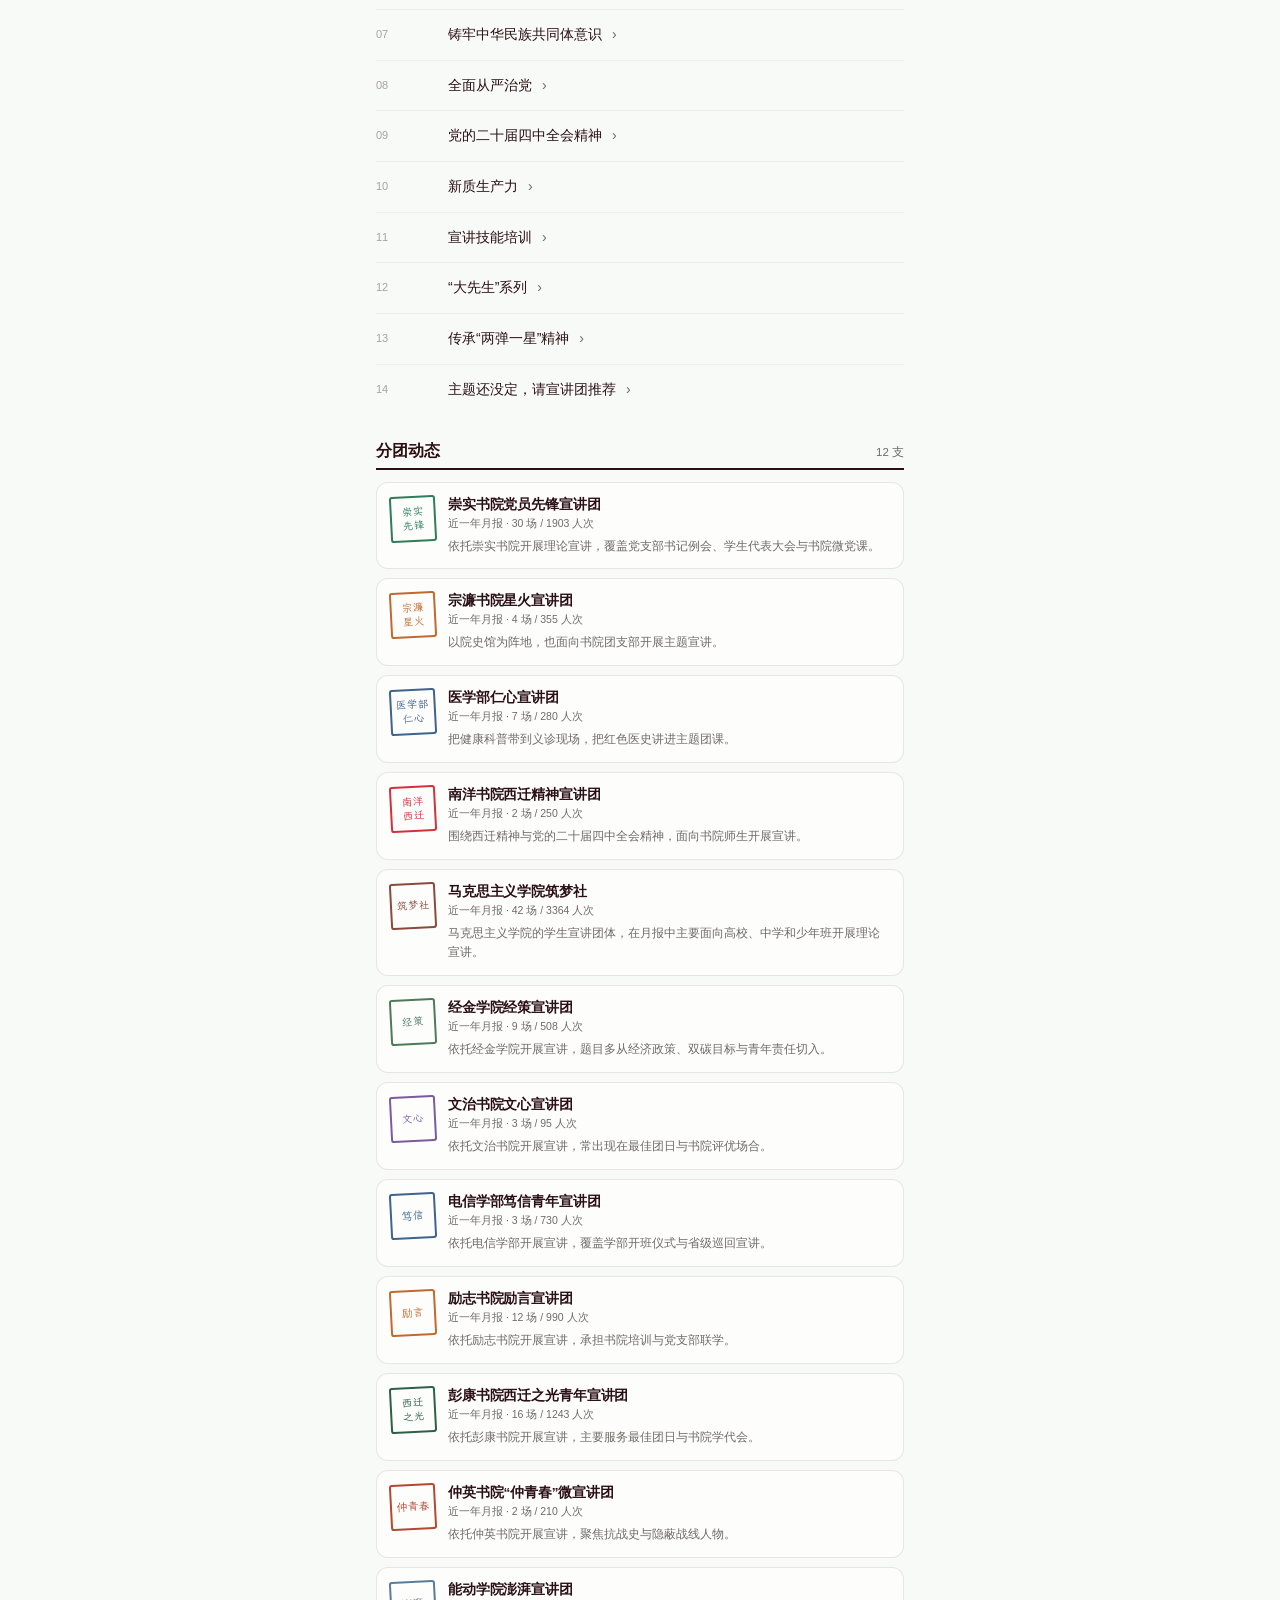
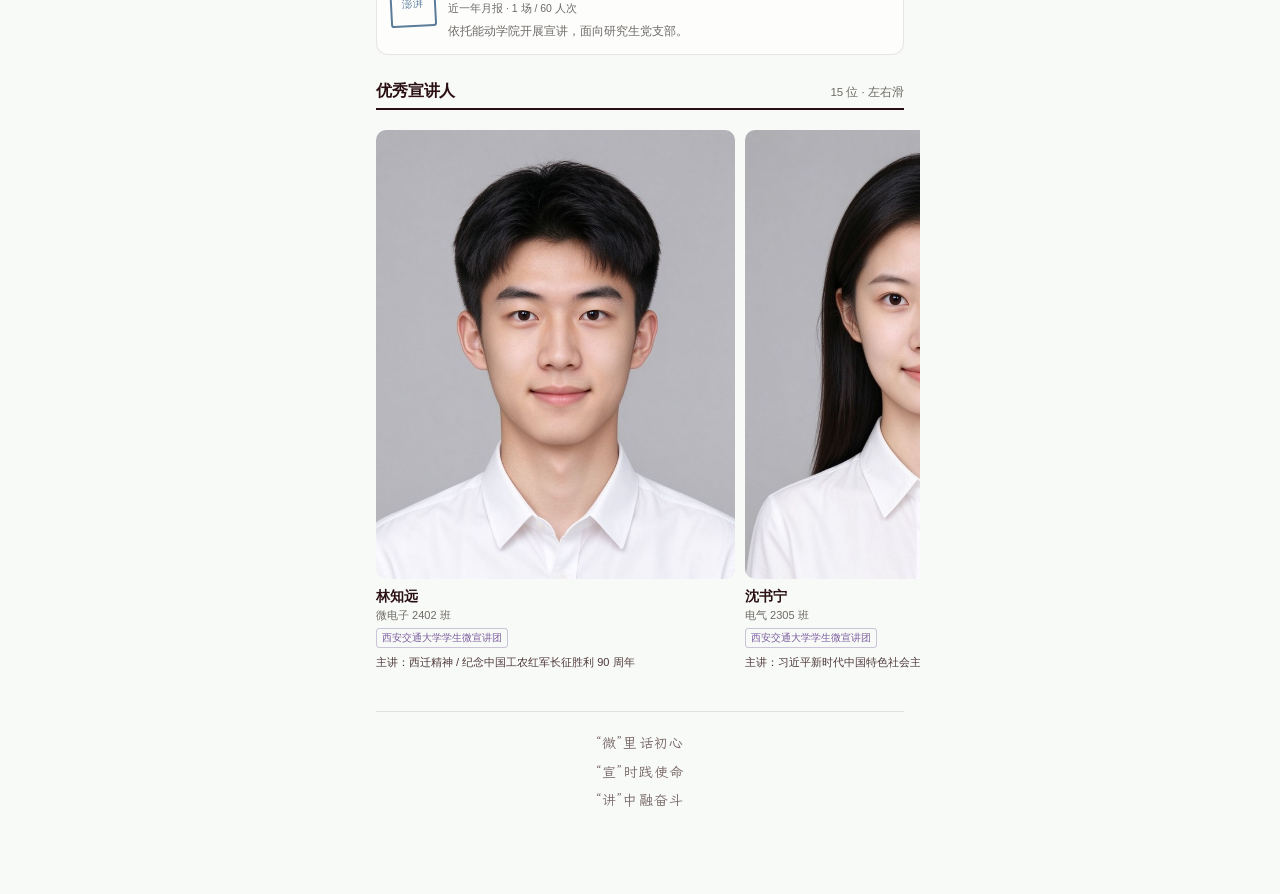
<file: m.html>
<!DOCTYPE html>
<html lang="zh-CN">
<head>
<meta charset="utf-8">
<meta name="viewport" content="width=device-width,initial-scale=1,viewport-fit=cover,maximum-scale=1">
<meta http-equiv="Cache-Control" content="no-cache, no-store, must-revalidate">
<meta http-equiv="Pragma" content="no-cache">
<title>学生微宣讲团 · 预约宣讲</title>
<meta name="theme-color" content="#F8FAF7">
<style>
@font-face{font-family:'LXGW';src:url('assets/fonts/lxgw-subset.woff2') format('woff2');font-display:swap}
:root{
  --bg:#F8FAF7; --ink:#2A0F14; --muted:#6E6A66; --line:rgba(42,15,20,.10);
  --mark:#FFE45C; --accent:#D6303F; --card:#fff;
  --sans:"HarmonyOS Sans SC","PingFang SC","Microsoft YaHei",sans-serif;
  --safe-b:env(safe-area-inset-bottom,0px);
}
*{box-sizing:border-box;margin:0;padding:0;-webkit-tap-highlight-color:transparent}
html{-webkit-text-size-adjust:100%}
body{
  background:var(--bg);color:var(--ink);font-family:var(--sans);-webkit-font-smoothing:antialiased;
  max-width:560px;margin:0 auto;min-height:100vh;
  padding-bottom:calc(64px + var(--safe-b));
}
button{font-family:inherit}

/* 顶栏 */
.appbar{position:sticky;top:0;z-index:30;display:flex;align-items:center;gap:9px;
  padding:12px 16px;background:rgba(248,250,247,.92);backdrop-filter:blur(10px);border-bottom:1px solid var(--line)}
.appbar img{width:24px;height:24px}
.appbar b{font-size:15px;font-weight:700;letter-spacing:-.01em}
.appbar .more{margin-left:auto;font-size:12px;color:var(--muted);text-decoration:none}

/* 视图 */
.mslogan{text-align:center;font-family:'LXGW',serif;font-size:10px;letter-spacing:.14em;
  color:rgba(42,15,20,.5);padding:8px 12px 0;background:rgba(248,250,247,.9)}
.view{display:none;padding:0 16px}
.view.on{display:block}
.hero{padding:22px 0 6px}
h1{font-size:31px;line-height:1.18;font-weight:700;letter-spacing:-.03em}
h1 mark{background:linear-gradient(180deg,transparent 56%,var(--mark) 56%);color:inherit;padding:0 2px}
.lede{margin-top:14px;font-size:13.5px;line-height:1.8;color:var(--muted)}
.cta{margin-top:18px;display:flex;gap:10px;align-items:center}
.btn-main{flex:1;background:var(--mark);color:var(--ink);border:0;border-radius:12px;padding:15px;font-size:15px;font-weight:700;box-shadow:0 1px 0 rgba(42,15,20,.16)}
.btn-ghost{font-size:13px;color:var(--muted);background:none;border:0;padding:8px}

.cover{margin:18px 0 0}
.cover a{display:block;text-decoration:none;color:inherit}
.cover img{width:100%;aspect-ratio:4/3;object-fit:cover;display:block;border-radius:10px;background:#e9ece8}
.cover .cap{font-size:11px;color:var(--muted);margin-top:8px;line-height:1.6}
.cover .cap-link{color:var(--accent);text-decoration:none}

.slogan{margin:28px 0 8px;padding:18px 0 6px;border-top:1px solid var(--line);text-align:center;
  font-family:'LXGW',"Source Han Serif SC",serif;font-size:14px;line-height:2.05;color:rgba(42,15,20,.62);letter-spacing:.08em}

/* 分团 */
.br-list{display:flex;flex-direction:column;gap:9px}
.br-item{display:flex;gap:12px;align-items:flex-start;padding:13px;border:1px solid var(--line);border-radius:12px;
  background:rgba(255,255,255,.66);text-decoration:none;color:inherit;width:100%;text-align:left;
  font-family:inherit;cursor:pointer}
.br-item .br-txt{min-width:0;flex:1}
.br-item .seal,.br-sheet-hd .seal{flex:none;width:46px;height:46px;border:2px solid var(--c);border-radius:3px;color:var(--c);
  display:flex;align-items:center;justify-content:center;text-align:center;font-family:'LXGW',serif;font-size:10.5px;line-height:1.3;transform:rotate(-3deg)}
.br-sheet-hd{display:flex;gap:12px;align-items:center;padding-right:36px}
.br-sheet-hd h4{font-size:17px;font-weight:700}
.br-sheet-hd .sub{font-size:11.5px;color:var(--muted);margin-top:3px}
.bd-stats{display:flex;gap:26px;margin:16px 0;padding:12px 0;border-top:1px solid var(--line);border-bottom:1px solid var(--line)}
.bd-stats b{font-size:21px;font-weight:700}
.bd-stats span{font-size:11px;color:var(--muted);margin-left:4px}
.br-item b{display:block;font-size:13.5px;letter-spacing:-.01em}
.br-item em{display:block;font-style:normal;font-size:10.5px;color:var(--muted);margin-top:3px}
.br-item p{font-size:11.5px;color:var(--muted);line-height:1.65;margin-top:6px}

/* 优秀宣讲人 */
.spk-scroll{display:flex;gap:10px;overflow-x:auto;scroll-snap-type:x mandatory;-webkit-overflow-scrolling:touch;
  margin-right:-16px;padding-right:16px;padding-bottom:4px;scrollbar-width:none}
.spk-scroll::-webkit-scrollbar{display:none}
.spk-card{flex:0 0 68%;scroll-snap-align:start;border:0;background:none;padding:0;text-align:left;font-family:inherit;color:inherit}
.spk-card img{width:100%;aspect-ratio:4/5;object-fit:cover;border-radius:10px;display:block;background:#EDEAE1}
.spk-card .nm{display:block;font-size:14px;font-weight:700;margin-top:9px}
.spk-card .mj{display:block;font-size:11px;color:var(--muted);margin-top:2px}
.spk-card .og{display:inline-block;font-size:10px;color:#7A5C9E;border:1px solid rgba(122,92,158,.35);border-radius:3px;padding:2px 5px;margin-top:5px}
.spk-card .tp{display:block;font-size:11px;color:var(--ink);opacity:.82;margin-top:6px;line-height:1.5}

/* 宣讲人详情：底部弹层 */
.sheet-mask{position:fixed;inset:0;background:rgba(24,18,16,.45);z-index:80;opacity:0;visibility:hidden;transition:opacity .25s,visibility 0s .25s}
.sheet-mask.on{opacity:1;visibility:visible;transition:opacity .25s}
.sheet{position:absolute;left:0;right:0;bottom:0;max-width:560px;margin:0 auto;background:#fff;border-radius:18px 18px 0 0;
  padding:22px 18px calc(26px + var(--safe-b));max-height:88vh;overflow:auto;transform:translateY(40px);transition:transform .32s cubic-bezier(.16,1,.3,1)}
.sheet-mask.on .sheet{transform:none}
.sheet .pic{width:120px;height:160px;object-fit:cover;border-radius:8px;float:left;margin:0 14px 10px 0;background:#EDEAE1}
.sheet h4{font-size:18px;font-weight:700}
.sheet .sub{font-size:11.5px;color:var(--muted);margin-top:4px}
.sheet .orgline{display:inline-block;font-size:10.5px;color:#7A5C9E;border:1px solid rgba(122,92,158,.35);border-radius:3px;padding:2px 6px;margin-top:6px}
.sheet .bio{font-size:12.5px;line-height:1.8;color:var(--muted);margin-top:10px;clear:none}
.sheet .topics{clear:both;margin-top:12px;border-top:1px solid var(--line)}
.sheet .topics div{display:flex;gap:8px;padding:9px 0;border-bottom:1px solid var(--line);font-size:12.5px}
.sheet .topics span{color:var(--muted);flex:none}
.sheet .go{width:100%;margin-top:14px;background:var(--ink);color:#fff;border:0;border-radius:10px;padding:13px;font-size:14px;font-weight:600}
.sheet .close{position:absolute;right:14px;top:14px;width:30px;height:30px;border-radius:50%;border:0;background:#F1EFE6;font-size:14px}

.stats{display:flex;gap:8px;margin-top:18px}
.stat{flex:1;background:var(--card);border:1px solid var(--line);border-radius:12px;padding:12px 10px;text-align:center}
.stat b{display:block;font-size:19px;font-weight:700;font-variant-numeric:tabular-nums;letter-spacing:-.02em}
.stat span{display:block;font-size:10.5px;color:var(--muted);margin-top:3px}

.sec-hd{display:flex;align-items:baseline;justify-content:space-between;margin:26px 0 10px;border-bottom:2px solid var(--ink);padding-bottom:8px}
.sec-hd h2{font-size:16px;font-weight:700;letter-spacing:-.01em}
.sec-hd span{font-size:11.5px;color:var(--muted)}

/* 现场横滑 */
.scroll-x{display:flex;gap:10px;overflow-x:auto;scroll-snap-type:x mandatory;-webkit-overflow-scrolling:touch;padding-bottom:4px;margin-right:-16px;padding-right:16px;scroll-padding-left:0}
.scroll-x::-webkit-scrollbar{display:none}
.shot{flex:0 0 76%;scroll-snap-align:start;text-decoration:none;color:inherit}
.shot img{width:100%;aspect-ratio:4/3;object-fit:cover;border-radius:10px;display:block;background:#e9ece8}
.shot b{display:block;font-size:12.5px;font-weight:600;margin-top:8px;letter-spacing:-.01em}
.shot span{display:block;font-size:11px;color:var(--muted);margin-top:2px}

/* 栏目 */
.col{border-bottom:1px solid var(--line)}
.col summary{display:flex;align-items:center;gap:10px;padding:15px 0;list-style:none;font-size:15px}
.col summary::-webkit-details-marker{display:none}
.col summary i{width:8px;height:8px;border-radius:2px;flex:none}
.col summary em{margin-left:auto;font-style:normal;font-size:12px;color:var(--muted)}
.col summary .ar{font-size:16px;color:var(--muted);transition:transform .25s;width:12px;text-align:center}
.col[open] summary .ar{transform:rotate(90deg)}
.col[open] summary{font-weight:700}
.art{display:flex;gap:10px;padding:11px 0;text-decoration:none;color:var(--muted);font-size:13px;line-height:1.55;border-bottom:1px solid rgba(42,15,20,.05)}
.art .ad{flex:none;width:62px;font-size:11px;color:#A9A29C;padding-top:2px}
.art:last-child{border-bottom:0}

/* 我的预约 */
.mitem{background:var(--card);border:1px solid var(--line);border-radius:12px;padding:14px;margin-bottom:10px}
.mitem .top{display:flex;align-items:center;gap:8px}
.mitem .no{font-family:ui-monospace,Menlo,Consolas,monospace;font-size:11px;color:var(--muted)}
.mitem .st{margin-left:auto;font-size:10.5px;padding:3px 8px;border-radius:999px}
.mitem .org{font-size:14.5px;font-weight:700;margin-top:7px}
.mitem .m{font-size:12px;color:var(--muted);margin-top:5px;line-height:1.7}
.mitem .del{margin-top:9px;border:0;background:none;color:var(--accent);font-size:12px;padding:4px 0}
.empty{text-align:center;color:var(--muted);font-size:13px;padding:44px 0;line-height:2}

/* 表单 */
.form{padding-bottom:24px}
.field{margin-bottom:14px}
.field label{display:block;font-size:12.5px;font-weight:600;margin-bottom:6px}
.field .req{color:var(--accent)}
.field input,.field select,.field textarea{width:100%;border:1px solid rgba(42,15,20,.16);border-radius:10px;padding:13px 12px;font-size:16px;font-family:inherit;background:#FDFDFB;color:var(--ink)}
.field input:focus,.field select:focus,.field textarea:focus{outline:2px solid rgba(255,228,92,.9);outline-offset:1px}
.field textarea{min-height:70px;resize:vertical}
.field .err{display:none;font-size:11.5px;color:var(--accent);margin-top:5px}
.field.bad input,.field.bad select{border-color:var(--accent);background:#FEF6F6}
.field.bad .err{display:block}
.two{display:grid;grid-template-columns:1fr 1fr;gap:10px}
.radios{display:flex;gap:8px}
.radios label{flex:1;border:1px solid rgba(42,15,20,.16);border-radius:10px;padding:12px;text-align:center;font-size:14px;font-weight:400;margin:0}
.radios input{display:none}
.radios label:has(input:checked){border-color:var(--ink);background:#FFFDF2;font-weight:700}
.field[data-for="date"] > .two{grid-template-columns:1fr}
.timerange{display:flex;align-items:center;gap:6px}
.timerange span{color:var(--muted);font-size:12px;flex:none}
.checks{display:grid;grid-template-columns:1fr;gap:8px}
.checks label{display:flex;gap:8px;align-items:flex-start;font-weight:400;font-size:13px;line-height:1.55;
  border:1px solid rgba(42,15,20,.14);border-radius:10px;padding:11px;margin:0}
.checks input{margin:2px 0 0;flex:none;width:15px;height:15px}
.checks label:has(input:checked){border-color:var(--ink);background:#FFFDF2}
.submit{width:100%;background:var(--ink);color:#fff;border:0;border-radius:12px;padding:15px;font-size:15px;font-weight:600;margin-top:6px}
.fine{font-size:11px;color:var(--muted);margin-top:10px;line-height:1.7}

.done{text-align:center;padding:20px 0}
.done .ok{width:54px;height:54px;border-radius:50%;background:#2E7D5B;color:#fff;display:flex;align-items:center;justify-content:center;font-size:26px;margin:0 auto 14px}
.done h3{font-size:18px;font-weight:700}
.done .no{margin:16px 0 6px;font-family:ui-monospace,Menlo,Consolas,monospace;font-size:19px;letter-spacing:.05em;background:#FBF7E6;border:1px dashed rgba(42,15,20,.25);border-radius:10px;padding:13px}
.done .tip{font-size:12px;color:var(--muted);line-height:1.9;text-align:left;margin-top:10px}
.done .btns{display:flex;gap:10px;margin-top:18px}
.done .btns button{flex:1;border-radius:10px;padding:13px;font-size:14px;border:1px solid rgba(42,15,20,.16);background:#fff;color:var(--ink)}
.done .btns .dark{background:var(--ink);color:#fff;border-color:var(--ink)}

/* 底部标签栏 */
.tabs{position:fixed;left:0;right:0;bottom:0;z-index:40;display:flex;max-width:560px;margin:0 auto;
  background:rgba(248,250,247,.96);backdrop-filter:blur(12px);border-top:1px solid var(--line);
  padding-bottom:var(--safe-b)}
.tabs button{flex:1;border:0;background:none;padding:9px 0 8px;display:flex;flex-direction:column;align-items:center;gap:3px;color:var(--muted);font-size:10.5px}
.tabs button svg{width:21px;height:21px;stroke:currentColor;fill:none;stroke-width:1.6;stroke-linecap:round;stroke-linejoin:round}
.tabs button.on{color:var(--ink);font-weight:700}
.tabs .book{color:#8A6A00}
.tabs .book .ic{background:var(--mark);width:40px;height:40px;border-radius:50%;display:flex;align-items:center;justify-content:center;margin-top:-18px;box-shadow:0 6px 14px -6px rgba(42,15,20,.5);color:var(--ink)}
.tabs .book svg{width:22px;height:22px;stroke-width:1.8}

.toast{position:fixed;left:50%;bottom:calc(84px + var(--safe-b));transform:translateX(-50%) translateY(10px);
  background:rgba(42,15,20,.92);color:#fff;font-size:12.5px;padding:9px 16px;border-radius:999px;opacity:0;
  transition:opacity .25s,transform .25s;z-index:60;pointer-events:none}
.toast.on{opacity:1;transform:translateX(-50%)}
</style>
<script>document.documentElement.className+=' js js-arm';setTimeout(function(){document.documentElement.classList.remove('js-arm')},2400);</script>
<link rel="stylesheet" href="assets/motion.css?v=20261105k">
</head>
<body>

<header class="appbar">
  <img src="assets/img/logo-mark.png" alt="">
  <b>学生微宣讲团</b>
  <a class="more" href="index.html">电脑版</a>
</header>
<div class="mslogan">“微”里话初心 · “宣”时践使命 · “讲”中融奋斗</div>

<!-- 首页 -->
<main class="view on" id="v-home">
  <section class="hero">
    <h1><span class="ln"><span><mark>宣讲</mark>预约</span></span></h1>
    <p class="lede">西安交通大学学生微宣讲团面向支部、班级、部门及校内外单位提供宣讲服务。请填写活动时间、地点与主题，提交后由工作人员通过微信与您联系。</p>
    <div class="cta"><button class="btn-main" data-go="book">填写预约信息</button><button class="btn-ghost" data-go="cols">看栏目</button></div>
  </section>

  <figure class="cover">
    <a href="https://mp.weixin.qq.com/s/18HNmhEr6WqT4qnxrZgYKw" target="_blank" rel="noopener">
      <img src="assets/img/hero-team.jpg" alt="纪念长征胜利90周年主题活动暨第十三期筑言计划现场">
    </a>
    <figcaption class="cap">纪念长征胜利 90 周年主题活动暨第十三期「筑言计划」<br>2026.10.21 · 西安交通大学 · <a class="cap-link" href="https://mp.weixin.qq.com/s/18HNmhEr6WqT4qnxrZgYKw" target="_blank" rel="noopener">活动原文 →</a></figcaption>
  </figure>

  <div class="stats">
    <div class="stat"><b>1700+</b><span>累计宣讲场次</span></div>
    <div class="stat"><b>5000万+</b><span>线上线下受众</span></div>
    <div class="stat"><b>24万+</b><span>现场听众</span></div>
  </div>

  <div class="sec-hd"><h2>宣讲现场</h2><span>左右滑</span></div>
  <div class="scroll-x">
    <a class="shot" href="https://mp.weixin.qq.com/s/18HNmhEr6WqT4qnxrZgYKw" target="_blank" rel="noopener"><img src="assets/img/zhuyan.jpg" alt=""><b>第十三期「筑言计划」</b><span>理论培训 · 2026.10.21</span></a>
    <a class="shot" href="https://mp.weixin.qq.com/s/984aRran-f5mQDClnLPmSw" target="_blank" rel="noopener"><img src="assets/img/mogao.jpg" alt=""><b>纪念长征胜利 90 周年</b><span>专题磨稿 · 2026.10.13</span></a>
    <a class="shot" href="https://mp.weixin.qq.com/s/txKdNRFmcWIDp7nryoi8cA" target="_blank" rel="noopener"><img src="assets/img/chuanxibei.jpg" alt=""><b>「传习杯」四校联合演讲比赛</b><span>2026.09.19</span></a>
    <a class="shot" href="https://weixin.sogou.com/weixin?type=2&amp;query=%E5%AD%A6%E7%94%9F%E5%BE%AE%E5%AE%A3%E8%AE%B2%E5%9B%A2%20%E7%94%9F%E6%B4%BB%E4%B8%AD%E7%9A%84%E6%A0%B8%E8%BE%90%E5%B0%84" target="_blank" rel="noopener"><img src="assets/img/fuxiao.jpg" alt=""><b>走进交大附小</b><span>生活中的核辐射 · 2026</span></a>
  </div>

  <div class="sec-hd"><h2>开放预约的专题</h2><span>点一下直接填</span></div>
  <div id="topics"></div>

  <div class="sec-hd"><h2>分团动态</h2><span>12 支</span></div>
  <div class="br-list" id="brList"></div>

  <div class="sec-hd"><h2>优秀宣讲人</h2><span>15 位 · 左右滑</span></div>
  <div class="spk-scroll" id="spkScroll"></div>

  <p class="slogan">“微”里话初心<br>“宣”时践使命<br>“讲”中融奋斗</p>
</main>

<!-- 栏目 -->
<main class="view" id="v-cols">
  <div class="sec-hd" style="margin-top:18px"><h2>栏目</h2><span id="colsCount"></span></div>
  <div id="cols"></div>
</main>

<!-- 预约 -->
<main class="view" id="v-book">
  <div class="sec-hd" style="margin-top:18px"><h2>预约宣讲</h2><span>标 * 为必填</span></div>
  <div id="formBox"></div>
</main>

<!-- 我的 -->
<main class="view" id="v-mine">
  <div class="sec-hd" style="margin-top:18px"><h2>我的预约</h2><span id="mineCount"></span></div>
  <div id="mineBox"></div>
</main>

<nav class="tabs">
  <button data-go="home" class="on"><span class="ic"><svg viewBox="0 0 24 24"><path d="M3.5 10.6 12 3.5l8.5 7.1"/><path d="M5.8 9.4V20.5h12.4V9.4"/></svg></span>首页</button>
  <button data-go="cols"><span class="ic"><svg viewBox="0 0 24 24"><path d="M4 6.5h16M4 12h16M4 17.5h10"/></svg></span>栏目</button>
  <button data-go="book" class="book"><span class="ic"><svg viewBox="0 0 24 24"><path d="M12 5.5v13M5.5 12h13"/></svg></span>预约</button>
  <button data-go="mine"><span class="ic"><svg viewBox="0 0 24 24"><circle cx="12" cy="8.2" r="3.6"/><path d="M4.5 20.5c.6-3.8 3.7-5.8 7.5-5.8s6.9 2 7.5 5.8"/></svg></span>我的</button>
</nav>

<div class="sheet-mask" id="sheetMask"><div class="sheet" id="sheet"></div></div>

<div class="toast" id="toast"></div>

<script src="assets/config.js?v=20261105k"></script>
<script src="assets/api.js?v=20261105k"></script>
<script src="assets/site.js?v=20261105k"></script>
<script>
const KEY = 'xyyj_bookings_v1';
const TOPICS = (window.SITE && window.SITE.topics) || ['主题还没定，请宣讲团推荐'];
const FORM_TOPICS = [
  '主题一：习近平新时代中国特色社会主义思想的生动实践',
  '主题二：西迁精神永放光芒',
  '主题三：纪念中国工农红军长征胜利90周年',
  '主题四：西安交通大学建校130周年暨西迁70周年',
  '主题五：弘扬伟大抗战精神',
  '主题六：铸就精神丰碑，奔赴复兴伟业',
  '主题七：铸牢中华民族共同体意识',
  '主题八：全面从严治党',
  '主题九：党的二十届四中全会精神',
  '主题十：新质生产力',
  '主题十一：宣讲技能培训',
  '主题十二：“大先生”系列',
  '主题十三：传承“两弹一星”精神'
];
const STCOLOR = {
  '待受理':['#9A6B12','#FBF1DC'], '已受理':['#3F628F','#EAF1FB'], '待讲师确认':['#8A5B12','#FDF3E2'],
  '已确认':['#2F6047','#E7F1EA'], '已完成':['#5E5A51','#EEEAE0'], '已退回':['#A3312A','#F8E6E4']
};
let MEM = [], LS = null;
try { localStorage.setItem('__probe','1'); localStorage.removeItem('__probe'); LS = localStorage; } catch(e){ LS = null; }
const load = () => {
  if(LS){ try { const v = JSON.parse(LS.getItem(KEY)); if(Array.isArray(v)) return v; } catch(e){} }
  return MEM.slice();
};
const save = list => { MEM = list.slice(); if(LS){ try { LS.setItem(KEY, JSON.stringify(list)); } catch(e){} } };
const $ = s => document.querySelector(s);
const esc = t => String(t == null ? '' : t).replace(/[&<>"]/g, c => ({'&':'&amp;','<':'&lt;','>':'&gt;','"':'&quot;'}[c]));

function fmtDate(iso){
  const m = /^(\d{4})-(\d{2})-(\d{2})$/.exec(iso||'');
  return m ? `${m[1]} 年 ${+m[2]} 月 ${+m[3]} 日` : (iso||'');
}
function toast(t){
  const el = $('#toast'); el.textContent = t; el.classList.add('on');
  clearTimeout(el._t); el._t = setTimeout(()=>el.classList.remove('on'), 1600);
}
function nextNo(list){
  const d = new Date();
  const ymd = '' + d.getFullYear() + String(d.getMonth()+1).padStart(2,'0') + String(d.getDate()).padStart(2,'0');
  const n = list.filter(x => x.no.indexOf('XY'+ymd) === 0).length;
  return 'XY' + ymd + '-' + String(n+1).padStart(3,'0');
}

/* ── 路由 ── */
let cur = 'home';
function go(v){
  cur = v;
  document.querySelectorAll('.view').forEach(el => el.classList.toggle('on', el.id === 'v-' + v));
  document.querySelectorAll('.tabs button').forEach(b => b.classList.toggle('on', b.dataset.go === v));
  window.scrollTo({top:0,behavior:'instant'});
  if(v === 'mine') renderMine();
  if(v === 'book') renderForm();
}
document.addEventListener('click', e => {
  const t = e.target.closest('[data-go]');
  if(t){ e.preventDefault(); go(t.dataset.go); }
});

/* ── 首页专题：13 个主题全列 ── */
$('#topics').innerHTML = FORM_TOPICS.map((t,i) =>
  `<a class="art" href="#" data-topic="${esc(t)}" style="font-size:14px;color:var(--ink);padding:14px 0">
     <span class="ad" style="color:#A9A29C">${String(i+1).padStart(2,'0')}</span><span class="at">${esc(t.replace(/^主题[一二三四五六七八九十]+：/, ''))}</span><span style="color:var(--muted)">›</span></a>`).join('')
  + `<a class="art" href="#" data-topic="" style="font-size:14px;color:var(--ink);padding:14px 0">
     <span class="ad" style="color:#A9A29C">14</span><span class="at">主题还没定，请宣讲团推荐</span><span style="color:var(--muted)">›</span></a>`;
$('#topics').addEventListener('click', e => {
  const a = e.target.closest('[data-topic]');
  if(!a) return;
  e.preventDefault();
  presetTopic = a.dataset.topic;
  go('book');
});

/* ── 分团 ── */
const BR = (window.SITE && window.SITE.branches) || [];
$('#brList').innerHTML = BR.map((b, i) => `
  <a class="br-item" href="branch.html?b=${i}">
    <span class="seal" style="--c:${b.color}">${esc(b.short).replace(' · ','<br>')}</span>
    <span class="br-txt">
      <b>${esc(b.name)}</b>
      <em>近一年月报 · ${b.sessions} 场 / ${b.people} 人次</em>
      <p>${esc(b.bio)}</p>
    </span>
  </a>`).join('');

/* ── 优秀宣讲人 ── */
const SPK = (window.SITE && window.SITE.speakers) || [];
$('#spkScroll').innerHTML = SPK.map((p,i) => `
  <button class="spk-card" type="button" data-spk="${i}">
    <img src="${p.img}" alt="${esc(p.name)}" loading="lazy" onerror="this.style.visibility='hidden'">
    <span class="nm">${esc(p.name)}</span>
    <span class="mj">${esc(p.major)}</span>
    <span class="og">${esc(p.org)}</span>
    <span class="tp">主讲：${p.topics.map(esc).join(' / ')}</span>
  </button>`).join('');

let spkPaused = false;
$('#spkScroll').addEventListener('click', e => {
  const b = e.target.closest('[data-spk]');
  if(b) openSpeaker(+b.dataset.spk);
});
['touchstart','pointerdown'].forEach(ev => $('#spkScroll').addEventListener(ev, () => { spkPaused = true; }, {passive:true}));
['touchend','pointerup','pointercancel'].forEach(ev => $('#spkScroll').addEventListener(ev, () => {
  setTimeout(() => { spkPaused = false; }, 3500);
}, {passive:true}));

setInterval(() => {
  const box = $('#spkScroll');
  const card = box && box.querySelector('.spk-card');
  if(!box || !card || spkPaused || document.hidden) return;
  if(document.getElementById('sheetMask').classList.contains('on')) return;
  const w = card.getBoundingClientRect().width + 10;
  if(box.scrollLeft + box.clientWidth >= box.scrollWidth - 4) box.scrollTo({left:0, behavior:'smooth'});
  else box.scrollBy({left:w, behavior:'smooth'});
}, 4200);

function openSpeaker(i){
  const p = SPK[i];
  if(!p) return;
  $('#sheet').innerHTML = `
    <button class="close" type="button" onclick="closeSheet()">✕</button>
    <img class="pic" src="${p.img}" alt="${esc(p.name)}" onerror="this.style.visibility='hidden'">
    <h4>${esc(p.name)}</h4>
    <div class="sub">${esc(p.major)}</div>
    <div class="orgline">${esc(p.org)}</div>
    <p class="bio">${esc(p.bio)}</p>
    <div class="topics">${p.topics.map(t => `<div><span>主讲</span>${esc(t)}</div>`).join('')}</div>
    <button class="go" type="button" onclick="bookSpeaker(${i})">约这位宣讲人</button>`;
  $('#sheetMask').classList.add('on');
  document.body.style.overflow = 'hidden';
}
function closeSheet(){
  $('#sheetMask').classList.remove('on');
  document.body.style.overflow = '';
}
function bookSpeaker(i){
  const p = SPK[i]; if(!p) return;
  presetTopic = p.topics[0];
  presetSpeaker = p.name + '（' + p.org + '）';
  closeSheet();
  go('book');
}
$('#sheetMask').addEventListener('click', e => { if(e.target.id === 'sheetMask') closeSheet(); });
window.openSpeaker = openSpeaker;
window.closeSheet = closeSheet;
window.bookSpeaker = bookSpeaker;

/* ── 栏目 ── */
function renderCols(){
  const S = window.SITE;
  if(!S || !S.columns) return;
  const total = S.columns.reduce((n,c)=>n+c.items.length,0);
  $('#colsCount').textContent = `${S.columns.length} 个栏目 · ${total} 篇`;
  $('#cols').innerHTML = S.columns.map(c => `
    <details class="col">
      <summary><i style="background:${c.color}"></i><span>${esc(c.name)}</span><em>${c.items.length} 篇</em><b class="ar">›</b></summary>
      ${c.items.map(a => `<a class="art" href="${a.u}" target="_blank" rel="noopener"><span class="ad">${a.d}</span><span class="at">${esc(a.t)}</span></a>`).join('')}
    </details>`).join('');
}

/* ── 表单 ── */
let presetTopic = '';
let presetSpeaker = '';
function renderForm(){
  const d = new Date(); d.setDate(d.getDate()+7);
  const def = d.toISOString().slice(0,10);
  const list = FORM_TOPICS.slice();
  if(presetTopic && list.indexOf(presetTopic) < 0) list.unshift(presetTopic);
  const checks = list.map(t => `<label><input type="checkbox" name="topics" value="${esc(t)}"${t===presetTopic?' checked':''}><span>${esc(t)}</span></label>`).join('');
  $('#formBox').innerHTML = `
  <form class="form" id="f" novalidate>
    <p class="fine" style="margin:0 0 14px">请至少提前三天预约。带 <span style="color:var(--accent)">*</span> 的为必填项。</p>
    <div class="field" data-for="org"><label>所在集体 <span class="req">*</span></label>
      <input name="org" placeholder="例：西安交通大学 南洋书院 微电子 2505 团支部">
      <div class="fine">请填写单位或集体的全称。</div><div class="err">请填写所在集体全称</div></div>
    <div class="two">
      <div class="field" data-for="name"><label>姓名 <span class="req">*</span></label>
        <input name="name" placeholder="您的姓名"><div class="err">请填写姓名</div></div>
      <div class="field" data-for="tel"><label>手机号码 <span class="req">*</span></label>
        <input name="tel" inputmode="tel" placeholder="11 位手机号"><div class="err">请填写 11 位手机号</div></div>
    </div>
    <div class="field" data-for="phone"><label>微信号 <span class="req">*</span></label>
      <input name="phone" placeholder="微信号，或绑定微信的手机号">
      <div class="fine">用于工作人员添加微信好友，并在讲师匹配成功后建立微信群聊。</div>
      <div class="err">请填写微信号（4–30 位）</div></div>
    ${presetSpeaker ? `<div class="field"><label>指定宣讲人</label><input name="speaker" value="${esc(presetSpeaker)}" readonly></div>` : `<input type="hidden" name="speaker" value="">`}
    <div class="two">
      <div class="field" data-for="audience"><label>宣讲对象 <span class="req">*</span></label>
        <input name="audience" placeholder="例：马克思主义学院 S4129 党支部成员"><div class="err">请填写宣讲对象</div></div>
      <div class="field" data-for="people"><label>听众人数 <span class="req">*</span></label>
        <input name="people" inputmode="numeric" placeholder="例：20"><div class="err">请填写听众人数</div></div>
    </div>
    <div class="field" data-for="date"><label>预约日期及时间段 <span class="req">*</span></label>
      <div class="two">
        <input name="date" type="date" value="${def}">
        <div class="timerange"><input name="time" type="time" value="14:00" aria-label="开始时间"><span>—</span><input name="time2" type="time" value="15:00" aria-label="结束时间"></div>
      </div>
      <div class="fine">请至少提前三天预约；具体时间可之后再沟通。</div>
      <div class="err">请选择日期与时间段</div></div>
    <div class="field" data-for="teachers"><label>预计预约讲师人数 <span class="req">*</span></label>
      <div class="radios">
        <label><input type="radio" name="teachers" value="1 人" checked><span>1 人</span></label>
        <label><input type="radio" name="teachers" value="2 人"><span>2 人</span></label>
        <label><input type="radio" name="teachers" value="3 人"><span>3 人</span></label>
        <label><input type="radio" name="teachers" value="更多"><span>更多</span></label>
      </div></div>
    <div class="field" data-for="dur"><label>宣讲时长要求 <span class="req">*</span></label>
      <input name="dur" placeholder="例：15 分钟左右"><div class="err">请填写时长要求</div></div>
    <div class="field" data-for="place"><label>预计宣讲方式及地点 <span class="req">*</span></label>
      <div class="radios">
        <label><input type="radio" name="mode" value="线下" checked><span>线下宣讲</span></label>
        <label><input type="radio" name="mode" value="线上"><span>线上宣讲</span></label></div>
      <input name="place" placeholder="例：兴庆校区主楼 B 座 204；还没定可填「暂无」" style="margin-top:10px">
      <div class="fine">线上请填会议平台，线下请填校区与楼宇房间。</div><div class="err">请填写地点或会议链接</div></div>
    <div class="field" data-for="topics"><label>意向预约的宣讲主题 <span class="req">*</span></label>
      <div class="checks">${checks}</div>
      <div class="fine">建议选择多个主题，便于协调宣讲人时间。</div>
      <div class="err">请至少选择一个主题</div></div>
    <div class="field"><label>备注</label><textarea name="note" placeholder="其他要求可写在这里（选填）"></textarea></div>
    <button class="submit" type="submit">提交预约</button>
    <p class="fine">提交后由工作人员通过微信与您联系，确认时间与地点。</p>
  </form>`;

  const f = $('#f');
  f.querySelectorAll('input[name=mode]').forEach(r => r.addEventListener('change', () => {
    const online = f.elements['mode'].value === '线上';
    f.elements['place'].placeholder = online ? '例：腾讯会议 123-456-789' : '例：兴庆校区主楼 B 座 204';
    const hint = f.querySelector('.field[data-for="place"] .fine');
    if(hint) hint.textContent = online ? '请填会议平台与会议号；还没定可先填「暂无」。' : '请填校区与楼宇房间；地点未确定可先填「暂无」。';
  }));
  f.addEventListener('submit', onSubmit);
}

function onSubmit(e){
  e.preventDefault();
  const f = e.target;
  const v = k => (f.elements[k].value || '').trim();
  let ok = true;
  const mark = (k, good) => { const b = f.querySelector(`.field[data-for="${k}"]`); if(!b) return; b.classList.toggle('bad', !good); if(!good) ok = false; };
  const topicsRaw = [...f.querySelectorAll('[name="topics"]:checked')].map(x => x.value);
  const topics = topicsRaw.map(t => t.replace(/^主题[一二三四五六七八九十]+：/, ''));
  const day = new Date(); day.setHours(0,0,0,0); day.setDate(day.getDate()+3);
  const earliest = day.toISOString().slice(0,10);
  mark('org', v('org').length >= 2);
  mark('name', v('name').length >= 1);
  mark('tel', /^1[3-9]\d{9}$/.test(v('tel')));
  mark('phone', /^[A-Za-z0-9_-]{4,30}$/.test(v('phone')));
  mark('audience', v('audience').length >= 2);
  mark('people', /^\d{1,4}$/.test(v('people')) && +v('people') > 0);
  mark('date', !!v('date') && v('date') >= earliest && !!v('time') && !!v('time2') && v('time2') > v('time'));
  mark('dur', v('dur').length >= 1);
  mark('place', v('place').length >= 2);
  mark('topics', topics.length >= 1);
  if(!ok){
    const bad = f.querySelector('.field.bad');
    if(bad) bad.scrollIntoView({block:'center', behavior:'smooth'});
    toast('还有几项没填完');
    return;
  }
  const list = load();
  const rec = {
    no: nextNo(list), org: v('org'), name: v('name'), tel: v('tel'), phone: v('phone'), speaker: v('speaker'),
    audience: v('audience'), people: v('people'),
    date: v('date'), time: v('time'), time2: v('time2'), teachers: f.elements['teachers'].value,
    dur: v('dur'), mode: f.elements['mode'].value,
    topic: topics.join('、'), topics, topicsRaw, place: v('place'), note: v('note'),
    status: '待受理', created: new Date().toISOString()
  };
  list.unshift(rec); save(list); presetTopic = ''; presetSpeaker = '';
  if(window.XYAPI && XYAPI.on){
    XYAPI.createBooking(rec).then(j => {
      if(!j.booking) return;
      const l = load(); const i = l.findIndex(x => x.no === rec.no);
      if(i >= 0){ l[i] = Object.assign(l[i], j.booking); save(l); }
    }).catch(err => console.warn('后端暂时不可用，这条已存在本机：', err));
  }
  $('#formBox').innerHTML = `
    <div class="done">
      <div class="ok">✓</div>
      <div class="no">${rec.no}</div>
      <p class="tip">${esc(rec.org)}<br>${fmtDate(rec.date)} ${esc(rec.time)}–${esc(rec.time2)} · ${esc(rec.audience)} · ${esc(rec.people)} 人 · ${esc(rec.mode)}<br>
        ${rec.speaker ? `宣讲人：${esc(rec.speaker)}<br>` : ''}主题：${esc(rec.topic)}<br>工作人员会通过微信 ${esc(rec.phone)} 与您联系。</p>
      <div class="btns"><button type="button" data-go="mine">查看我的预约</button><button type="button" class="dark" data-go="book">再约一场</button></div>
    </div>`;
}

/* ── 我的预约 ── */
function renderMine(){
  const list = load();
  $('#mineCount').textContent = list.length ? `共 ${list.length} 条` : '';
  if(!list.length){
    $('#mineBox').innerHTML = `<div class="empty">还没有预约记录</div>`;
    return;
  }
  $('#mineBox').innerHTML = list.map(r => {
    const [c,bg] = STCOLOR[r.status] || ['#555','#eee'];
    return `<div class="mitem">
      <div class="top"><span class="no">${r.no}</span><span class="st" style="color:${c};background:${bg}">${r.status}</span></div>
      <div class="org">${esc(r.org)}</div>
      <div class="m">${fmtDate(r.date)} ${esc(r.time)}${r.time2 ? '–' + esc(r.time2) : ''} · ${r.audience ? esc(r.audience) + ' · ' : ''}${esc(r.people)} 人 · ${esc(r.mode)} · ${esc(r.place)}<br>${r.speaker ? `宣讲人：${esc(r.speaker)}<br>` : ''}主题：${esc(r.topic)}</div>
      ${r.reject ? `<div class="m" style="color:#A3312A">退回原因：${esc(r.reject)}</div>` : ''}
      <button class="del" data-del="${r.no}">取消这条预约</button>
    </div>`;
  }).join('');
  $('#mineBox').querySelectorAll('[data-del]').forEach(b => b.addEventListener('click', () => {
    if(!confirm('确定取消 ' + b.dataset.del + ' 吗？')) return;
    save(load().filter(x => x.no !== b.dataset.del));
    if(window.XYAPI && XYAPI.on) XYAPI.cancel(b.dataset.del).catch(err => console.warn('取消未同步：', err));
    renderMine(); toast('已取消');
  }));
}

renderCols();
go('home');

/* 有后端时同步自己的预约 */
if(window.XYAPI && XYAPI.on){
  XYAPI.mine().then(j => {
    if(Array.isArray(j.bookings)){ save(j.bookings); renderMine(); }
  }).catch(err => console.warn('我的预约同步失败', err));
}
</script>
<script src="assets/motion.js?v=20261105k"></script>
<script src="assets/space.js?v=20261105k"></script>
</body>
</html>
</file>
<file: assets/motion.css>
/* ============================================================
   动效层 · motion.css
   ------------------------------------------------------------
   想退回无动效版本：删掉 assets/motion.css、assets/motion.js，
   再删掉 index.html / m.html 里引用这两个文件的两行即可。
   所有动画只在 <html class="js"> 时生效，脚本一挂页面照样能看。
   ============================================================ */
:root{--ease:cubic-bezier(.16,1,.3,1)}

/* ① 顶部阅读进度：一条印泥红 */
.m-progress{position:fixed;left:0;top:0;height:2px;width:100%;background:var(--accent);
  transform:scaleX(0);transform-origin:0 50%;z-index:210;pointer-events:none;will-change:transform}

/* ② 背景：canvas 星环（space.js） */
.m-space{position:fixed;left:0;top:0;z-index:0;pointer-events:none;display:block}

/* ②b 旧的水渍层（space.js 会把它移除，这里留兜底样式） */
.m-drift{position:fixed;left:-18%;right:-18%;top:-18%;bottom:-18%;z-index:0;pointer-events:none;will-change:transform;
  background:
    radial-gradient(40% 34% at 24% 22%, rgba(42,15,20,.055), rgba(42,15,20,0) 72%),
    radial-gradient(36% 30% at 78% 26%, rgba(214,48,63,.05), rgba(214,48,63,0) 72%),
    radial-gradient(48% 38% at 58% 84%, rgba(255,228,92,.13), rgba(255,228,92,0) 74%),
    radial-gradient(34% 28% at 14% 78%, rgba(42,15,20,.04), rgba(42,15,20,0) 70%);
  animation:m-wash 38s ease-in-out infinite alternate}
@keyframes m-wash{
  0%{transform:translate3d(-2.5%,-1.5%,0) scale(1) rotate(0deg)}
  50%{transform:translate3d(1.5%,2%,0) scale(1.07) rotate(.6deg)}
  100%{transform:translate3d(-1%,1%,0) scale(1.03) rotate(-.4deg)}
}
.wrap,.view{position:relative;z-index:1}

/* ③ 通用入场：淡入 + 上浮 */
.js .rv{opacity:0;transform:translateY(16px);transition:opacity .7s var(--ease),transform .8s var(--ease)}
.js .rv.is-in{opacity:1;transform:none}

/* ④ 标题：整行从遮罩里升起 */
.js h1 .ln,.js .cta h3 .ln{display:block;overflow:hidden;padding-bottom:.08em;margin-bottom:-.08em}
.js h1 .ln>span,.js .cta h3 .ln>span{display:block;transform:none;
  transition:transform .95s var(--ease)}
.js-arm h1 .ln>span{transform:translateY(114%)}
.js-ready h1 .ln>span{transform:none}
.js h1 .ln:nth-child(2)>span{transition-delay:.09s}
/* 结尾大标题滚到才升起 */
.js .cta h3 .ln>span{transform:translateY(114%)}
.js .cta.is-in h3 .ln>span{transform:none}

/* ⑤ 荧光笔：从左往右扫过 */
.js h1 mark{background-image:linear-gradient(180deg,transparent 58%,var(--mark) 58%);
  background-repeat:no-repeat;background-size:0% 100%;
  transition:background-size .75s var(--ease) .42s}
.js-ready h1 mark{background-size:100% 100%}

/* ⑥ 首屏元素依次落位（JS 挂掉时 2 秒后自动放行） */
.js-arm .hero .lede,.js-arm .hero .acts,.js-arm .hero .cta,.js-arm .hero .stats,
.js-arm .ticket,.js-arm .cover{opacity:0;transform:translateY(18px)}
.js .hero .lede,.js .hero .acts,.js .hero .cta,.js .hero .stats,.js .ticket,.js .cover{
  transition:opacity .75s var(--ease),transform .85s var(--ease)}
.js-ready .hero .lede,.js-ready .hero .acts,.js-ready .hero .cta,.js-ready .hero .stats,
.js-ready .cover{opacity:1;transform:none}
.js-ready .ticket{opacity:1;transform:rotate(-1.2deg)}
.js-ready .hero .lede{transition-delay:.16s}
.js-ready .hero .acts,.js-ready .hero .cta{transition-delay:.24s}
.js-ready .hero .stats{transition-delay:.32s}
.js-ready .ticket{transition-delay:.30s}
.js-ready .cover{transition-delay:.40s}
.js-arm .ticket{animation-play-state:paused}

/* ⑦ 章节标题下的墨线从左拉开 */
.js .sec-hd{position:relative;border-bottom-color:transparent}
.js .sec-hd::after{content:'';position:absolute;left:0;right:0;bottom:0;height:2px;background:var(--ink);
  transform:scaleX(0);transform-origin:left;transition:transform .9s var(--ease)}
.js .sec-hd.is-in::after{transform:scaleX(1)}

/* ⑧ 现场照片：从下往上掀开，同时图内轻微推近 */
/* 注意：裁切必须放在 img 上。若裁切 figure 本身，元素可见面积变 0，
   IntersectionObserver 永远不会判为进入视口，整组照片会一直不出现。 */
.js .band figure img{clip-path:inset(0 0 100% 0);transform:scale(1.14);
  transition:clip-path 1s var(--ease),transform 1.3s var(--ease)}
.js .band figure.is-in img{clip-path:inset(0);transform:scale(1)}
.js .band figure.is-in:hover img{transform:scale(1.05)}
.js .band figcaption{opacity:0;transform:translateY(6px);
  transition:opacity .6s var(--ease) .3s,transform .6s var(--ease) .3s}
.js .band figure.is-in figcaption{opacity:1;transform:none}

/* ⑨ 合照：溢出裁切，图随滚动做小幅视差 */
.js .cover{overflow:hidden}
.js .cover img{transform:scale(1.09);will-change:transform}
@media (max-width:900px){.js .cover img{transform:scale(1.12)}}

/* ⑩ 专题行：悬停时荧光笔从左边刷过 */
.js .row{position:relative;isolation:isolate}
.js .row::before{content:'';position:absolute;left:-10px;right:-10px;top:0;bottom:0;border-radius:5px;
  background:rgba(255,228,92,.30);transform:scaleX(0);transform-origin:left;
  transition:transform .38s var(--ease);z-index:-1}
.js .row:hover::before{transform:scaleX(1)}
.js .row .c{transition:transform .3s var(--ease),color .3s}
.js .row:hover .c{transform:translateX(3px);color:var(--ink)}

/* ⑪ 按钮：磁吸由 JS 给位移，这里只管回弹手感 */
.js .btn-p,.js .nav .book,.js .submit,.js .tabs .book{will-change:transform;
  transition:transform .25s var(--ease),box-shadow .25s var(--ease)}
.js .btn-p:active,.js .nav .book:active,.js .submit:active{transform:scale(.97)}

/* ⑫ 预约单卡片：鼠标带一点立体倾斜（触屏不启用） */
.js .ticket{transform-style:preserve-3d;will-change:transform;transition:transform .18s ease-out}

/* ⑬ 手风琴：展开时高度动画 + 文章逐条浮出 */
.js .arts{overflow:hidden}
.js .arts.is-anim{overflow:hidden}

/* ⑭ 弹窗：遮罩淡入，面板从下方托起 */
.js .mask{display:flex;visibility:hidden;opacity:0;pointer-events:none;
  transition:opacity .26s ease,visibility 0s linear .26s}
.js .mask.on{visibility:visible;opacity:1;pointer-events:auto;transition:opacity .26s ease}
.js .panel{transform:translateY(26px) scale(.985);
  transition:transform .42s var(--ease)}
.js .mask.on .panel{transform:none}
@media (max-width:900px){.js .panel{transform:translateY(48px)}}

/* ⑮ 提交成功：对勾弹出、单号像盖章一样落下 */
.js .done .ok{animation:m-pop .5s var(--ease) both}
.js .done .no{animation:m-stamp .6s cubic-bezier(.2,1.35,.4,1) .16s both}
@keyframes m-pop{from{transform:scale(.35);opacity:0}}
@keyframes m-stamp{from{transform:scale(1.4) rotate(-3.5deg);opacity:0;filter:blur(2px)}}

/* ⑯ 跑马灯：鼠标移上去放慢，停下时有间隙呼吸 */
@media (hover:hover) and (pointer:fine){.ticker:hover .t{animation-play-state:paused}}

/* ⑰ 手机版：切页动画、顶栏收缩、横滑卡片轻微缩放 */
.js .view.on{animation:m-viewin .42s var(--ease)}
@keyframes m-viewin{from{opacity:0;transform:translateY(10px)}}
.appbar{transition:box-shadow .35s ease,background .35s ease}
.appbar.scrolled{box-shadow:0 10px 26px -24px rgba(42,15,20,.75)}
.js .shot{transition:transform .35s var(--ease),opacity .35s var(--ease);will-change:transform}
.js .tabs button .ic{transition:transform .3s var(--ease)}
.js .tabs button.on .ic{transform:translateY(-2px)}
.js .tabs button{position:relative}
.js .tabs button.on::after{content:'';position:absolute;left:50%;bottom:2px;width:4px;height:4px;
  border-radius:50%;background:var(--accent);transform:translateX(-50%);animation:m-pop .3s var(--ease)}

/* ⑱ 尊重系统「减少动态效果」 */
@media (prefers-reduced-motion:reduce){
  .m-progress,.m-drift{display:none}
  .js .rv,.js-arm .hero .lede,.js-arm .hero .acts,.js-arm .hero .cta,.js-arm .hero .stats,
  .js-arm .ticket,.js-arm .cover{opacity:1!important;transform:none!important}
  .js h1 .ln>span,.js .cta h3 .ln>span{transform:none!important}
  .js h1 mark{background-size:100% 100%!important}
  .js .band figure img{clip-path:none!important;transform:none!important}
  .js .band figcaption{opacity:1!important;transform:none!important}
  .js .cover img{transform:none!important}
  .js .sec-hd::after{transform:scaleX(1)!important}
  .js .view.on{animation:none!important}
  .js .done .ok,.js .done .no,.js .tabs button.on::after{animation:none!important}
}
</file>
